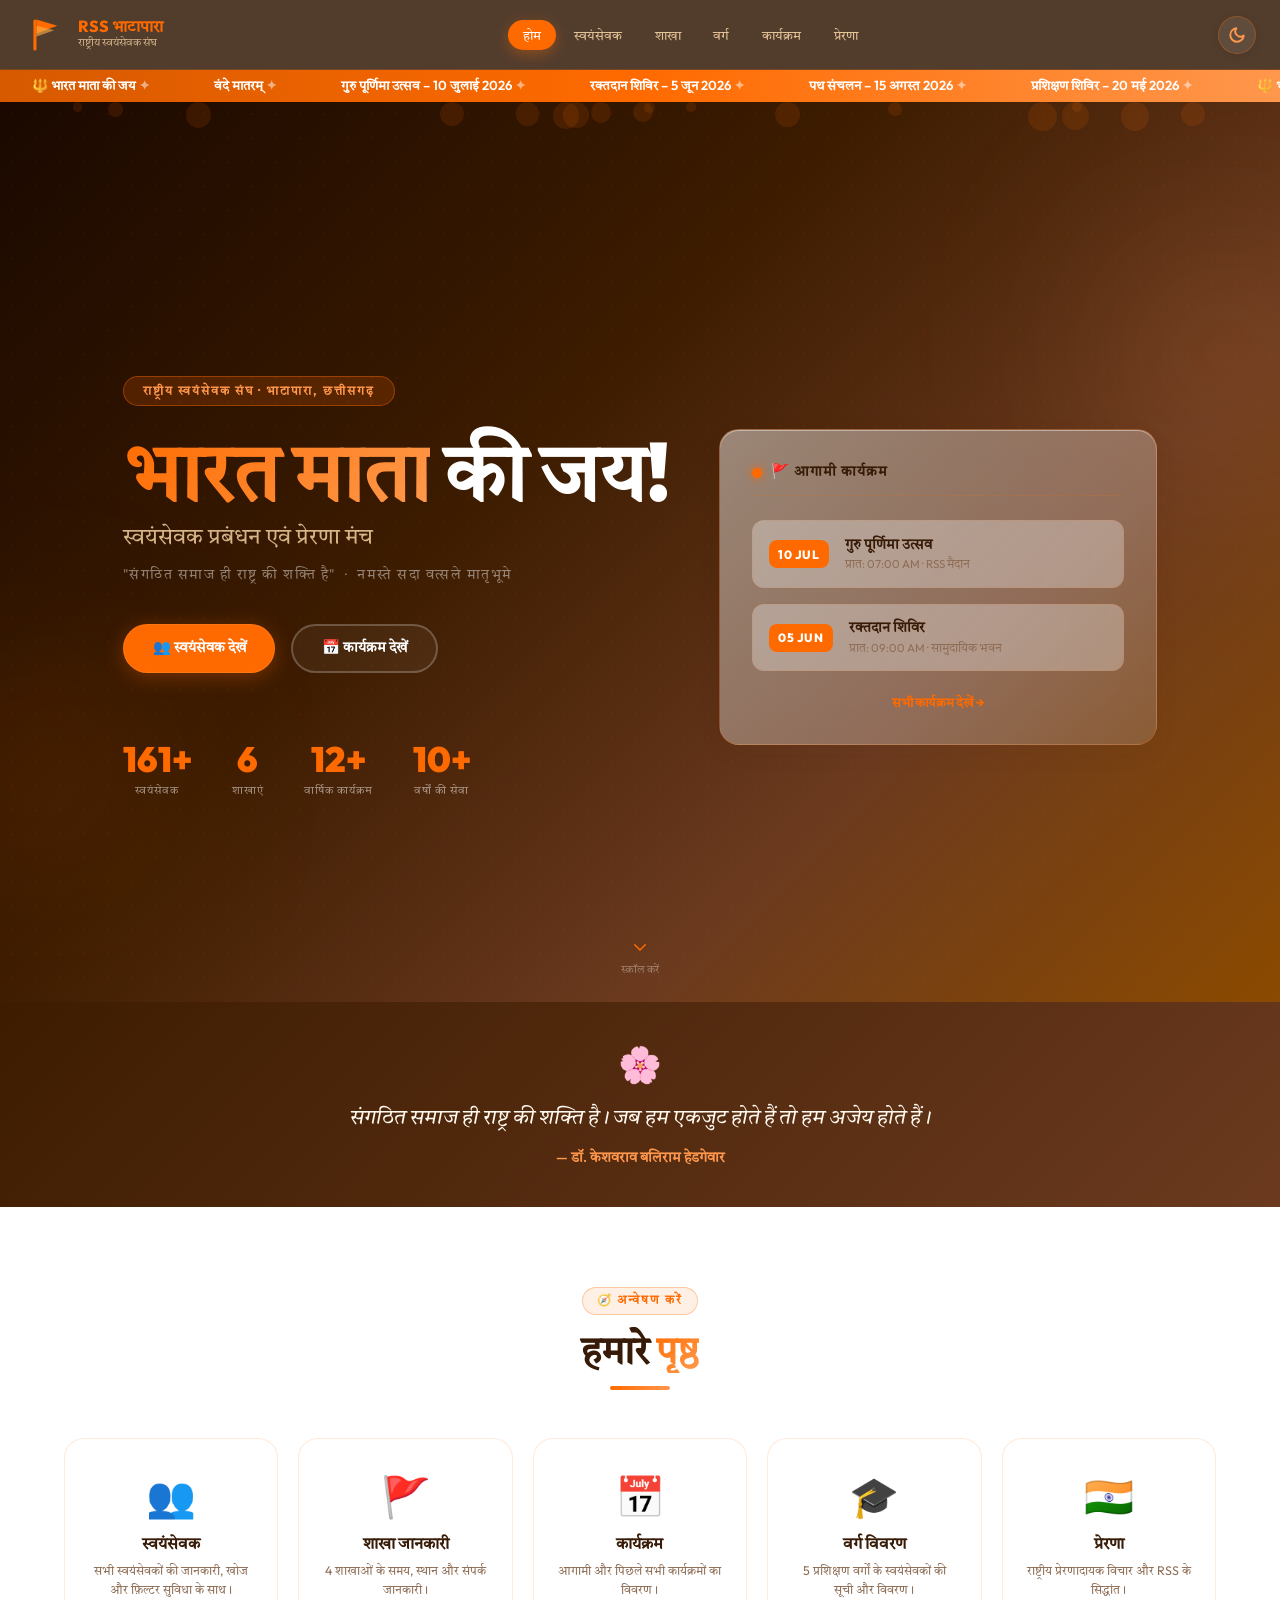
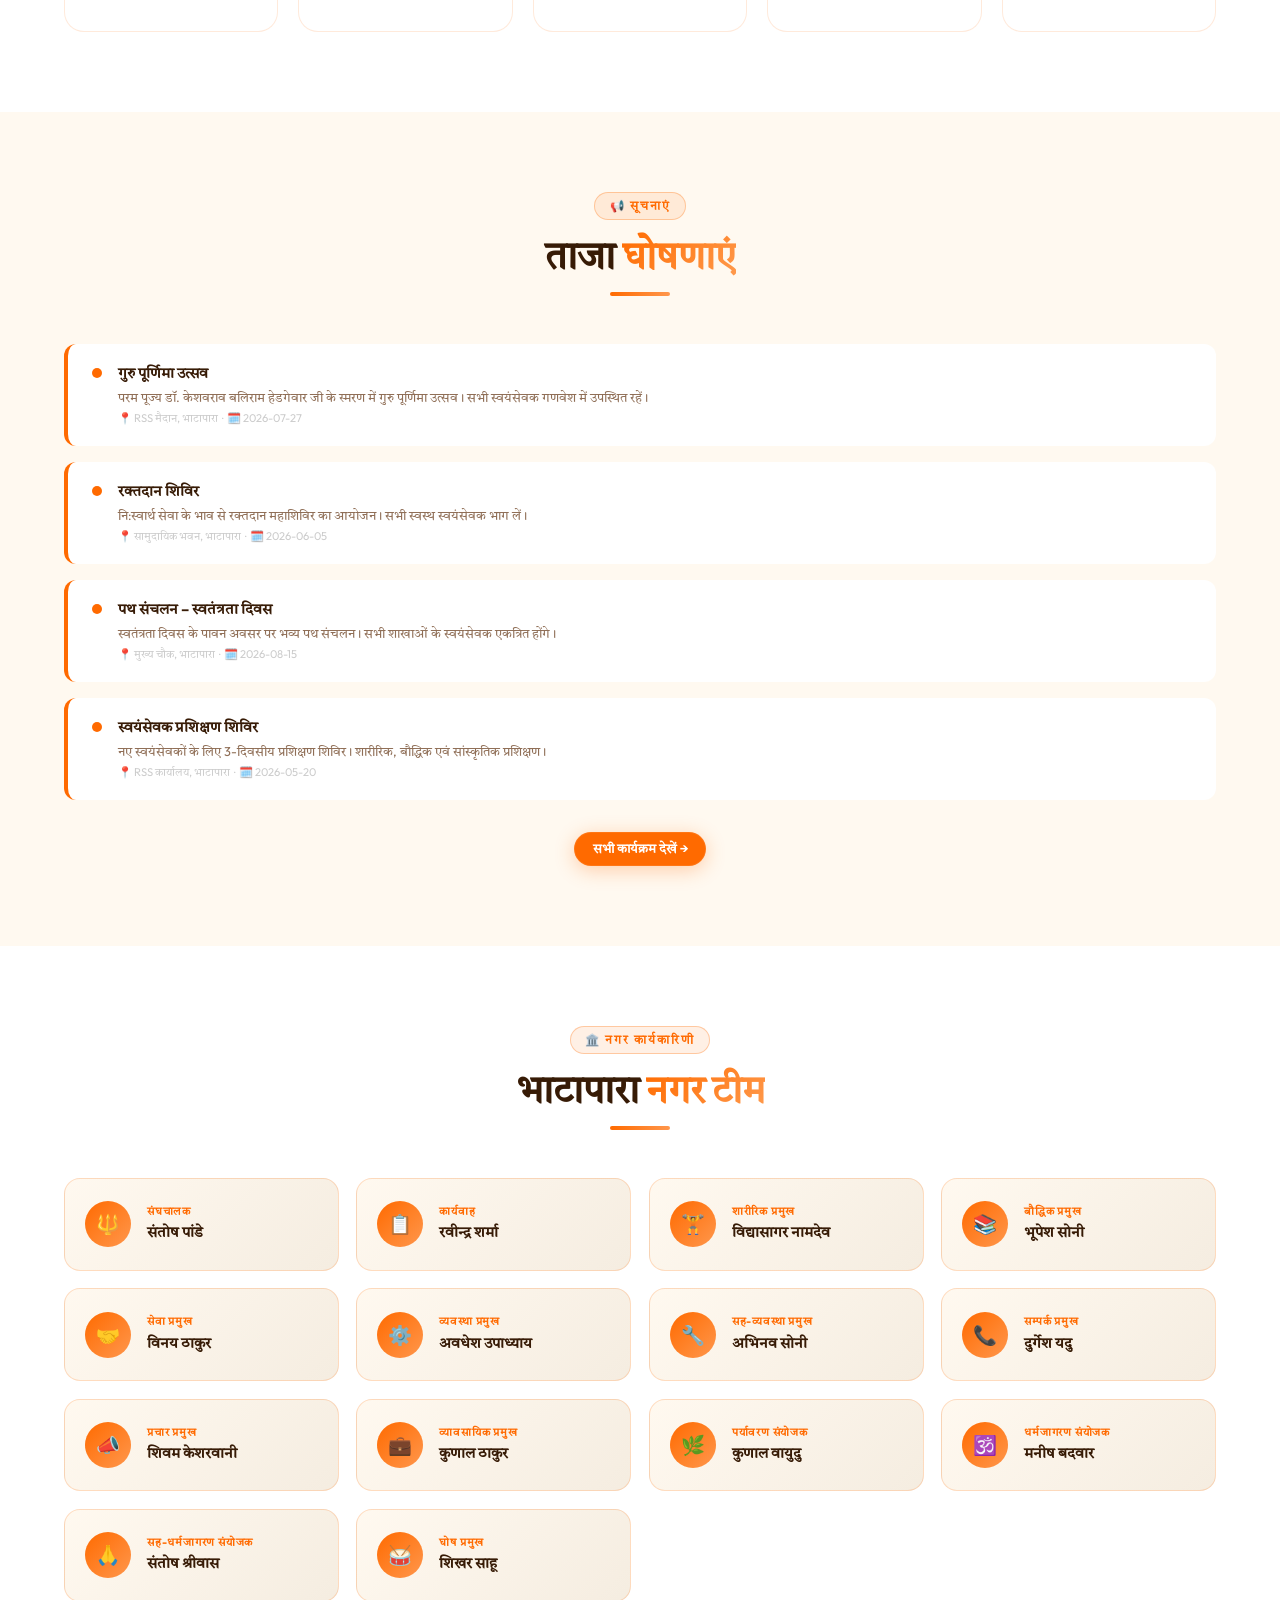
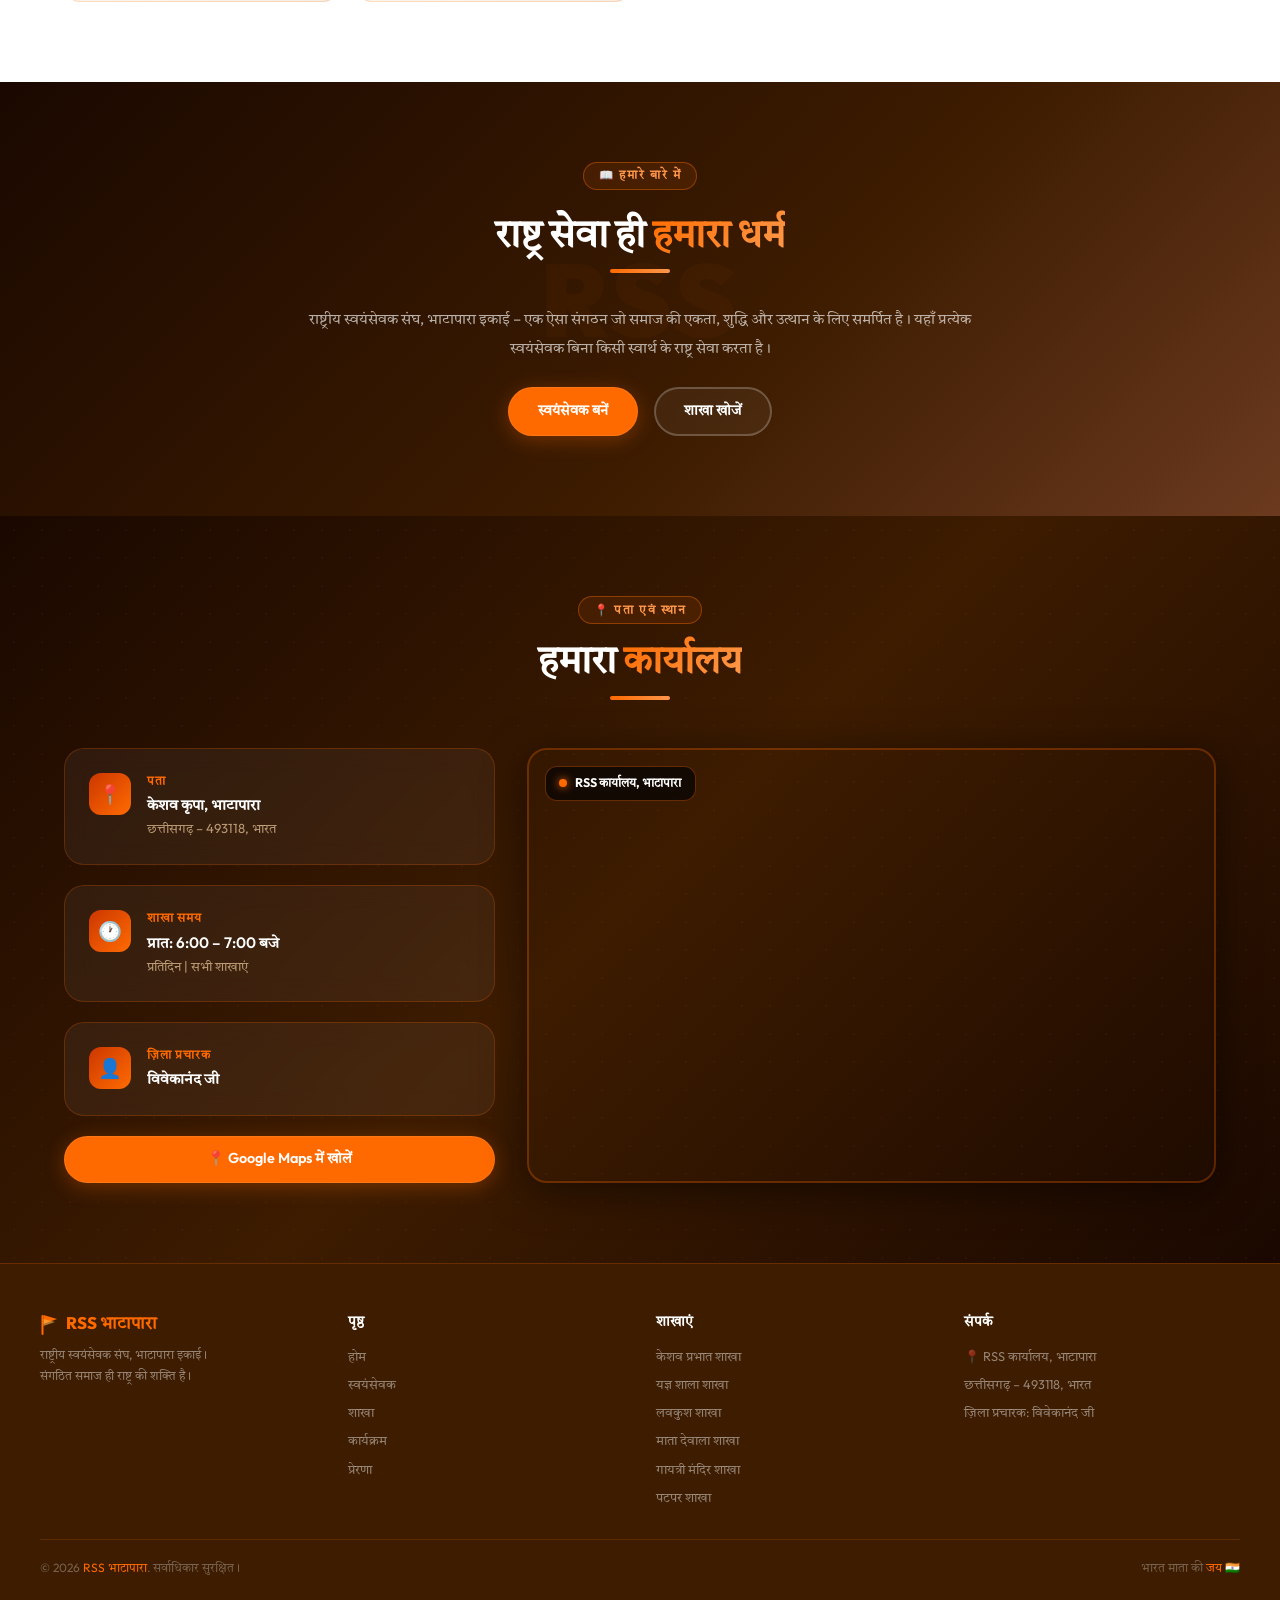
<file: index.html>
<!DOCTYPE html>
<html lang="hi">
<head>
  <meta charset="UTF-8"/>
  <meta name="viewport" content="width=device-width,initial-scale=1.0"/>
  <title>RSS भाटापारा – होम | राष्ट्रीय स्वयंसेवक संघ</title>
  <meta name="description" content="राष्ट्रीय स्वयंसेवक संघ भाटापारा का आधिकारिक पोर्टल। स्वयंसेवक प्रबंधन, शाखा विवरण, कार्यक्रम और प्रेरणा।"/>
  <link rel="manifest" href="manifest.json"/>
  <meta name="apple-mobile-web-app-capable" content="yes"/>
  <meta name="apple-mobile-web-app-status-bar-style" content="default"/>
  <meta name="apple-mobile-web-app-title" content="RSS भाटापारा"/>
  <link rel="apple-touch-icon" href="images/icon-192.png"/>
  <meta name="theme-color" content="#FF6B00"/>
  <link rel="stylesheet" href="css/style.css"/>
</head>
<body>

<!-- NAVBAR -->
<nav id="navbar">
  <div class="nav-inner">
    <a href="index.html" class="nav-brand">
      <div class="nav-emblem" style="background:transparent;padding:0;font-size:0;"><svg viewBox="0 0 36 44" width="28" height="34" xmlns="http://www.w3.org/2000/svg"><rect x="3" y="2" width="4" height="40" rx="2" fill="#FF6B00"/><polygon points="7,2 34,10 7,20" fill="#FF6B00"/><polygon points="7,10 30,16 7,24" fill="#FFB347" opacity="0.6"/></svg></div>
      <div class="nav-brand-text"><h1>RSS भाटापारा</h1><p>राष्ट्रीय स्वयंसेवक संघ</p></div>
    </a>
    <ul class="nav-links" id="nav-links">
      <li><a href="index.html"      class="nav-link">होम</a></li>
      <li><a href="volunteers.html" class="nav-link">स्वयंसेवक</a></li>
      <li><a href="shakha.html"     class="nav-link">शाखा</a></li>
      <li><a href="varg.html"       class="nav-link">वर्ग</a></li>
      <li><a href="events.html"     class="nav-link">कार्यक्रम</a></li>
      <li><a href="prerna.html"     class="nav-link">प्रेरणा</a></li>
    </ul>
    <button class="hamburger" id="hamburger" aria-label="मेनू" aria-expanded="false">
      <span></span><span></span><span></span>
    </button>
  </div>
</nav>

<!-- TICKER -->
<div class="ticker" style="margin-top:70px;">
  <div class="ticker-track">
    <span>🔱 भारत माता की जय</span><span>वंदे मातरम्</span>
    <span>गुरु पूर्णिमा उत्सव – 10 जुलाई 2026</span>
    <span>रक्तदान शिविर – 5 जून 2026</span>
    <span>पथ संचलन – 15 अगस्त 2026</span>
    <span>प्रशिक्षण शिविर – 20 मई 2026</span>
    <span>🔱 भारत माता की जय</span><span>वंदे मातरम्</span>
    <span>गुरु पूर्णिमा उत्सव – 10 जुलाई 2026</span>
    <span>रक्तदान शिविर – 5 जून 2026</span>
    <span>पथ संचलन – 15 अगस्त 2026</span>
    <span>प्रशिक्षण शिविर – 20 मई 2026</span>
  </div>
</div>

<!-- HERO -->
<section id="main-hero">
  <div class="hero-particles" id="hero-particles"></div>
  <div class="container">
    <div class="hero-grid-split">
      
      <!-- Left Column: Content -->
      <div class="hero-content">
        <div class="hero-badge">राष्ट्रीय स्वयंसेवक संघ · भाटापारा, छत्तीसगढ़</div>
        <h2 class="hero-title"><span class="hl">भारत माता</span> की जय!</h2>
        <p class="hero-sub">स्वयंसेवक प्रबंधन एवं प्रेरणा मंच</p>
        <p class="hero-slogan">"संगठित समाज ही राष्ट्र की शक्ति है" &nbsp;·&nbsp; नमस्ते सदा वत्सले मातृभूमे</p>
        <div class="hero-cta">
          <a href="volunteers.html" class="btn btn-primary">👥 स्वयंसेवक देखें</a>
          <a href="events.html"     class="btn btn-outline">📅 कार्यक्रम देखें</a>
        </div>
        <div class="hero-stats">
          <div class="stat"><div class="stat-num" data-count="161" data-suffix="+">0+</div><div class="stat-label">स्वयंसेवक</div></div>
          <div class="stat"><div class="stat-num" data-count="6">0</div><div class="stat-label">शाखाएं</div></div>
          <div class="stat"><div class="stat-num" data-count="12" data-suffix="+">0+</div><div class="stat-label">वार्षिक कार्यक्रम</div></div>
          <div class="stat"><div class="stat-num" data-count="10" data-suffix="+">0+</div><div class="stat-label">वर्षों की सेवा</div></div>
        </div>
      </div>
      
      <!-- Right Column: Glass Preview Widget -->
      <div class="hero-widget reveal">
        <div class="widget-header">
          <span class="widget-dot"></span>
          <span class="widget-title">🚩 आगामी कार्यक्रम</span>
        </div>
        <div class="widget-event">
          <div class="w-date">10 JUL</div>
          <div class="w-info">
            <h4>गुरु पूर्णिमा उत्सव</h4>
            <p>प्रात: 07:00 AM · RSS मैदान</p>
          </div>
        </div>
        <div class="widget-event">
          <div class="w-date">05 JUN</div>
          <div class="w-info">
            <h4>रक्तदान शिविर</h4>
            <p>प्रात: 09:00 AM · सामुदायिक भवन</p>
          </div>
        </div>
        <div class="widget-footer">
          <a href="events.html" class="widget-link">सभी कार्यक्रम देखें →</a>
        </div>
      </div>
      
    </div>
  </div>
  <div class="scroll-ind">
    <svg fill="none" viewBox="0 0 24 24" stroke-width="2"><path stroke-linecap="round" stroke-linejoin="round" d="M19 9l-7 7-7-7"/></svg>
    <span>स्क्रॉल करें</span>
  </div>
</section>

<!-- SUVICHAR -->
<div class="suvichar-bar">
  <div class="suvichar-icon">🌸</div>
  <p class="suvichar-text" id="suvichar-text">लोड हो रहा है…</p>
  <div class="suvichar-author" id="suvichar-author"></div>
</div>

<!-- QUICK NAV -->
<section class="page-section" style="background:var(--white);">
  <div class="container">
    <div class="section-header reveal">
      <div class="section-tag">🧭 अन्वेषण करें</div>
      <h2 class="section-title">हमारे <span>पृष्ठ</span></h2>
      <div class="section-div"></div>
    </div>
    <div class="qnav-grid">
      <a href="volunteers.html" class="qnav-card reveal">
        <div class="qnav-icon">👥</div>
        <div class="qnav-title">स्वयंसेवक</div>
        <div class="qnav-desc">सभी स्वयंसेवकों की जानकारी, खोज और फ़िल्टर सुविधा के साथ।</div>
      </a>
      <a href="shakha.html" class="qnav-card reveal">
        <div class="qnav-icon">🚩</div>
        <div class="qnav-title">शाखा जानकारी</div>
        <div class="qnav-desc">4 शाखाओं के समय, स्थान और संपर्क जानकारी।</div>
      </a>
      <a href="events.html" class="qnav-card reveal">
        <div class="qnav-icon">📅</div>
        <div class="qnav-title">कार्यक्रम</div>
        <div class="qnav-desc">आगामी और पिछले सभी कार्यक्रमों का विवरण।</div>
      </a>
      <a href="varg.html" class="qnav-card reveal">
        <div class="qnav-icon">🎓</div>
        <div class="qnav-title">वर्ग विवरण</div>
        <div class="qnav-desc">5 प्रशिक्षण वर्गों के स्वयंसेवकों की सूची और विवरण।</div>
      </a>
      <a href="prerna.html" class="qnav-card reveal">
        <div class="qnav-icon">🇮🇳</div>
        <div class="qnav-title">प्रेरणा</div>
        <div class="qnav-desc">राष्ट्रीय प्रेरणादायक विचार और RSS के सिद्धांत।</div>
      </a>
    </div>
  </div>
</section>

<!-- ANNOUNCEMENTS -->
<section class="page-section" style="background:var(--cream);">
  <div class="container">
    <div class="section-header reveal">
      <div class="section-tag">📢 सूचनाएं</div>
      <h2 class="section-title">ताजा <span>घोषणाएं</span></h2>
      <div class="section-div"></div>
    </div>
    <div style="display:flex;flex-direction:column;gap:1rem;" id="ann-list"></div>
    <div style="text-align:center;margin-top:2rem;">
      <a href="events.html" class="btn btn-primary btn-sm">सभी कार्यक्रम देखें →</a>
    </div>
  </div>
</section>

<!-- NAGAR KARYAKARINI -->
<section class="page-section" style="background:var(--white);">
  <div class="container">
    <div class="section-header reveal">
      <div class="section-tag">🏛️ नगर कार्यकारिणी</div>
      <h2 class="section-title">भाटापारा <span>नगर टीम</span></h2>
      <div class="section-div"></div>
    </div>
    <div style="display:grid;grid-template-columns:repeat(auto-fit,minmax(220px,1fr));gap:1.1rem;">

      <div class="team-card reveal">
        <div class="team-card-icon">🔱</div>
        <div class="team-card-info">
          <div class="team-card-role">संघचालक</div>
          <div class="team-card-name">संतोष पांडे</div>
        </div>
      </div>

      <div class="team-card reveal">
        <div class="team-card-icon">📋</div>
        <div class="team-card-info">
          <div class="team-card-role">कार्यवाह</div>
          <div class="team-card-name">रवीन्द्र शर्मा</div>
        </div>
      </div>

      <div class="team-card reveal">
        <div class="team-card-icon">🏋️</div>
        <div class="team-card-info">
          <div class="team-card-role">शारीरिक प्रमुख</div>
          <div class="team-card-name">विद्यासागर नामदेव</div>
        </div>
      </div>

      <div class="team-card reveal">
        <div class="team-card-icon">📚</div>
        <div class="team-card-info">
          <div class="team-card-role">बौद्धिक प्रमुख</div>
          <div class="team-card-name">भूपेश सोनी</div>
        </div>
      </div>

      <div class="team-card reveal">
        <div class="team-card-icon">🤝</div>
        <div class="team-card-info">
          <div class="team-card-role">सेवा प्रमुख</div>
          <div class="team-card-name">विनय ठाकुर</div>
        </div>
      </div>

      <div class="team-card reveal">
        <div class="team-card-icon">⚙️</div>
        <div class="team-card-info">
          <div class="team-card-role">व्यवस्था प्रमुख</div>
          <div class="team-card-name">अवधेश उपाध्याय</div>
        </div>
      </div>

      <div class="team-card reveal">
        <div class="team-card-icon">🔧</div>
        <div class="team-card-info">
          <div class="team-card-role">सह-व्यवस्था प्रमुख</div>
          <div class="team-card-name">अभिनव सोनी</div>
        </div>
      </div>

      <div class="team-card reveal">
        <div class="team-card-icon">📞</div>
        <div class="team-card-info">
          <div class="team-card-role">सम्पर्क प्रमुख</div>
          <div class="team-card-name">दुर्गेश यदु</div>
        </div>
      </div>

      <div class="team-card reveal">
        <div class="team-card-icon">📣</div>
        <div class="team-card-info">
          <div class="team-card-role">प्रचार प्रमुख</div>
          <div class="team-card-name">शिवम केशरवानी</div>
        </div>
      </div>

      <div class="team-card reveal">
        <div class="team-card-icon">💼</div>
        <div class="team-card-info">
          <div class="team-card-role">व्यावसायिक प्रमुख</div>
          <div class="team-card-name">कुणाल ठाकुर</div>
        </div>
      </div>

      <div class="team-card reveal">
        <div class="team-card-icon">🌿</div>
        <div class="team-card-info">
          <div class="team-card-role">पर्यावरण संयोजक</div>
          <div class="team-card-name">कुणाल वायुदु</div>
        </div>
      </div>

      <div class="team-card reveal">
        <div class="team-card-icon">🕉️</div>
        <div class="team-card-info">
          <div class="team-card-role">धर्मजागरण संयोजक</div>
          <div class="team-card-name">मनीष बदवार</div>
        </div>
      </div>

      <div class="team-card reveal">
        <div class="team-card-icon">🙏</div>
        <div class="team-card-info">
          <div class="team-card-role">सह-धर्मजागरण संयोजक</div>
          <div class="team-card-name">संतोष श्रीवास</div>
        </div>
      </div>

      <div class="team-card reveal">
        <div class="team-card-icon">🥁</div>
        <div class="team-card-info">
          <div class="team-card-role">घोष प्रमुख</div>
          <div class="team-card-name">शिखर साहू</div>
        </div>
      </div>

    </div>
  </div>
</section>

<!-- ABOUT STRIP -->
<section class="page-section dark-section">
  <div class="dark-watermark">RSS</div>
  <div class="container" style="text-align:center;position:relative;z-index:2;">
    <div class="section-tag" style="border-color:rgba(255,107,0,0.4);color:var(--bhagwa-light);">📖 हमारे बारे में</div>
    <h2 class="section-title reveal" style="margin-top:0.5rem;">राष्ट्र सेवा ही <span>हमारा धर्म</span></h2>
    <div class="section-div" style="margin-bottom:2rem;"></div>
    <p class="reveal" style="color:rgba(255,255,255,0.65);max-width:680px;margin:0 auto 1.5rem;line-height:1.9;font-size:0.95rem;">
      राष्ट्रीय स्वयंसेवक संघ, भाटापारा इकाई – एक ऐसा संगठन जो समाज की एकता, शुद्धि और उत्थान के लिए समर्पित है।
      यहाँ प्रत्येक स्वयंसेवक बिना किसी स्वार्थ के राष्ट्र सेवा करता है।
    </p>
    <div class="reveal" style="display:flex;gap:1rem;justify-content:center;flex-wrap:wrap;">
      <a href="volunteers.html" class="btn btn-primary">स्वयंसेवक बनें</a>
      <a href="shakha.html" class="btn btn-outline">शाखा खोजें</a>
    </div>
  </div>
</section>

<!-- LOCATION SECTION -->
<section class="page-section" style="background:linear-gradient(135deg,#1a0800 0%,#3D1C00 50%,#1a0800 100%); position:relative; overflow:hidden; padding:5rem 1.5rem;">
  <!-- decorative dot grid -->
  <div style="position:absolute;inset:0;background-image:radial-gradient(rgba(255,107,0,0.12) 1px,transparent 1px);background-size:28px 28px;opacity:0.4;pointer-events:none;"></div>
  <div class="container" style="position:relative;z-index:2;">
    <div class="section-header reveal">
      <span class="section-tag" style="border-color:rgba(255,107,0,0.4);color:var(--bhagwa-light);">📍 पता एवं स्थान</span>
      <h2 class="section-title" style="color:#fff;">हमारा <span>कार्यालय</span></h2>
      <div class="section-div"></div>
    </div>
    <div style="display:grid; grid-template-columns:1fr 1.6fr; gap:2rem; align-items:stretch;" class="loc-grid">

      <!-- Info Cards -->
      <div style="display:flex; flex-direction:column; gap:1.25rem;">
        <div class="reveal" style="background:rgba(255,255,255,0.05); backdrop-filter:blur(12px); border:1px solid rgba(255,107,0,0.22); border-radius:20px; padding:1.5rem; display:flex; gap:1rem; align-items:flex-start;">
          <div style="width:42px;height:42px;border-radius:12px;background:linear-gradient(135deg,#cc3700,#FF6B00);display:flex;align-items:center;justify-content:center;font-size:1.2rem;flex-shrink:0;">📍</div>
          <div>
            <div style="font-size:0.72rem;font-weight:700;text-transform:uppercase;letter-spacing:1px;color:var(--bhagwa);margin-bottom:0.3rem;">पता</div>
            <div style="font-size:0.95rem;font-weight:600;color:#fff;line-height:1.5;">केशव कृपा, भाटापारा<br/><span style="color:rgba(255,220,170,0.65);font-size:0.82rem;font-weight:400;">छत्तीसगढ़ – 493118, भारत</span></div>
          </div>
        </div>
        <div class="reveal" style="background:rgba(255,255,255,0.05); backdrop-filter:blur(12px); border:1px solid rgba(255,107,0,0.22); border-radius:20px; padding:1.5rem; display:flex; gap:1rem; align-items:flex-start;">
          <div style="width:42px;height:42px;border-radius:12px;background:linear-gradient(135deg,#cc3700,#FF6B00);display:flex;align-items:center;justify-content:center;font-size:1.2rem;flex-shrink:0;">🕐</div>
          <div>
            <div style="font-size:0.72rem;font-weight:700;text-transform:uppercase;letter-spacing:1px;color:var(--bhagwa);margin-bottom:0.3rem;">शाखा समय</div>
            <div style="font-size:0.95rem;font-weight:600;color:#fff;line-height:1.5;">प्रात: 6:00 – 7:00 बजे<br/><span style="color:rgba(255,220,170,0.65);font-size:0.82rem;font-weight:400;">प्रतिदिन | सभी शाखाएं</span></div>
          </div>
        </div>
        <div class="reveal" style="background:rgba(255,255,255,0.05); backdrop-filter:blur(12px); border:1px solid rgba(255,107,0,0.22); border-radius:20px; padding:1.5rem; display:flex; gap:1rem; align-items:flex-start;">
          <div style="width:42px;height:42px;border-radius:12px;background:linear-gradient(135deg,#cc3700,#FF6B00);display:flex;align-items:center;justify-content:center;font-size:1.2rem;flex-shrink:0;">👤</div>
          <div>
            <div style="font-size:0.72rem;font-weight:700;text-transform:uppercase;letter-spacing:1px;color:var(--bhagwa);margin-bottom:0.3rem;">ज़िला प्रचारक</div>
            <div style="font-size:0.95rem;font-weight:600;color:#fff;">विवेकानंद जी</div>
          </div>
        </div>
        <a href="https://www.google.com/maps/place/%E0%A4%95%E0%A5%87%E0%A4%B6%E0%A4%B5+%E0%A4%95%E0%A5%83%E0%A4%AA%E0%A4%BE+%E0%A4%AD%E0%A4%BE%E0%A4%9F%E0%A4%BE%E0%A4%AA%E0%A4%BE%E0%A4%B0%E0%A4%BE/@21.735163,81.9359074,17.75z/data=!4m6!3m5!1s0x3a28610000624321:0xa7c2bec131903da0!8m2!3d21.7349005!4d81.9364187!16s%2Fg%2F11mcstygxx" target="_blank" rel="noopener" class="btn btn-primary reveal" style="text-align:center;justify-content:center;">📍 Google Maps में खोलें</a>
      </div>

      <!-- Map Embed -->
      <div class="reveal" style="border-radius:20px;overflow:hidden;border:2px solid rgba(255,107,0,0.28);box-shadow:0 8px 40px rgba(0,0,0,0.5);min-height:360px;position:relative;">
        <iframe
          src="https://www.google.com/maps/embed?pb=!1m18!1m12!1m3!1d1850.8428037673567!2d81.9359074!3d21.735163!2m3!1f0!2f0!3f0!3m2!1i1024!2i768!4f13.1!3m3!1m2!1s0x3a28610000624321%3A0xa7c2bec131903da0!2z4KSV4KWH4KS24KS-4KSV4KS-!5e0!3m2!1shi!2sin!4v1717222222222"
          width="100%" height="100%"
          style="border:0; display:block; min-height:360px; filter:saturate(0.7) contrast(1.1);"
          allowfullscreen="" loading="lazy"
          referrerpolicy="no-referrer-when-downgrade"
          title="RSS कार्यालय भाटापारा स्थान">
        </iframe>
        <!-- Orange overlay badge -->
        <div style="position:absolute;top:1rem;left:1rem;background:rgba(13,8,4,0.85);backdrop-filter:blur(8px);border:1px solid rgba(255,107,0,0.35);border-radius:12px;padding:0.5rem 0.85rem;display:flex;align-items:center;gap:0.5rem;">
          <span style="width:8px;height:8px;border-radius:50%;background:var(--bhagwa);box-shadow:0 0 8px var(--bhagwa);display:inline-block;"></span>
          <span style="font-size:0.78rem;font-weight:700;color:#fff;">RSS कार्यालय, भाटापारा</span>
        </div>
      </div>

    </div>
  </div>
  <style>
    @media(max-width:768px){
      .loc-grid { grid-template-columns:1fr !important; }
    }
  </style>
</section>

<!-- FOOTER -->
<footer>
  <div class="footer-grid">
    <div class="footer-brand">
      <h3><svg viewBox="0 0 36 44" width="18" height="22" style="vertical-align:middle;margin-right:5px" xmlns="http://www.w3.org/2000/svg"><rect x="3" y="2" width="4" height="40" rx="2" fill="#FF6B00"/><polygon points="7,2 34,10 7,20" fill="#FF6B00"/><polygon points="7,10 30,16 7,24" fill="#FFB347" opacity="0.6"/></svg> RSS भाटापारा</h3>
      <p>राष्ट्रीय स्वयंसेवक संघ, भाटापारा इकाई।<br/>संगठित समाज ही राष्ट्र की शक्ति है।</p>
    </div>
    <div class="footer-col"><h4>पृष्ठ</h4><ul>
      <li><a href="index.html">होम</a></li>
      <li><a href="volunteers.html">स्वयंसेवक</a></li>
      <li><a href="shakha.html">शाखा</a></li>
      <li><a href="events.html">कार्यक्रम</a></li>
      <li><a href="prerna.html">प्रेरणा</a></li>
    </ul></div>
    <div class="footer-col"><h4>शाखाएं</h4><ul>
      <li><a href="shakha.html">केशव प्रभात शाखा</a></li>
      <li><a href="shakha.html">यज्ञ शाला शाखा</a></li>
      <li><a href="shakha.html">लवकुश शाखा</a></li>
      <li><a href="shakha.html">माता देवाला शाखा</a></li>
      <li><a href="shakha.html">गायत्री मंदिर शाखा</a></li>
      <li><a href="shakha.html">पटपर शाखा</a></li>
    </ul></div>
    <div class="footer-col"><h4>संपर्क</h4><ul>
      <li><a href="https://www.google.com/maps/place/%E0%A4%95%E0%A5%87%E0%A4%B6%E0%A4%B5+%E0%A4%95%E0%A5%83%E0%A4%AA%E0%A4%BE+%E0%A4%AD%E0%A4%BE%E0%A4%9F%E0%A4%BE%E0%A4%AA%E0%A4%BE%E0%A4%B0%E0%A4%BE/@21.735163,81.9359074,17.75z" target="_blank" rel="noopener">📍 RSS कार्यालय, भाटापारा</a></li>
      <li><a href="#">छत्तीसगढ़ – 493118, भारत</a></li>
      <li><a href="#">ज़िला प्रचारक: विवेकानंद जी</a></li>
    </ul></div>
  </div>
  <div class="footer-bottom">
    <p>&copy; 2026 <span>RSS भाटापारा</span>. सर्वाधिकार सुरक्षित।</p>
    <p>भारत माता की <span>जय 🇮🇳</span></p>
  </div>
</footer>
<button id="btt" aria-label="ऊपर जाएं">
  <svg fill="none" viewBox="0 0 24 24" stroke-width="2.5"><path stroke-linecap="round" stroke-linejoin="round" d="M5 15l7-7 7 7"/></svg>
</button>

<script src="js/shared.js"></script>
<script src="js/data-loader.js"></script>
<script>
  initParticles();
  const suvichars = [
    { text:'संगठित समाज ही राष्ट्र की शक्ति है। जब हम एकजुट होते हैं तो हम अजेय होते हैं।', author:'— डॉ. केशवराव बलिराम हेडगेवार' },
    { text:'राष्ट्र को जीवंत रखने के लिए, उसके हर नागरिक को समर्पित और कर्तव्यनिष्ठ होना चाहिए।', author:'— माधव सदाशिव गोलवलकर (गुरुजी)' },
    { text:'स्वयंसेवक वह है जो बिना किसी स्वार्थ के, निस्वार्थ भाव से मातृभूमि की सेवा में समर्पित है।', author:'— RSS परंपरा' },
    { text:'जब तक भारत माता की जय का नारा हमारे मन में है, तब तक हम अपराजेय हैं।', author:'— RSS प्रेरणा' },
    { text:'सेवा ही परम धर्म है। समाज की सेवा ईश्वर की सेवा है।', author:'— भारतीय संस्कृति' },
  ];
  const sv = suvichars[new Date().getDate() % suvichars.length];
  document.getElementById('suvichar-text').textContent = sv.text;
  document.getElementById('suvichar-author').textContent = sv.author;

  // Load site data dynamically to populate events widget
  loadSiteData().then(() => {
    const upcoming = (window.EVENTS_DATA || []).filter(e => e.status === 'upcoming').slice(0, 4);
    if (upcoming.length > 0) {
      document.getElementById('ann-list').innerHTML = upcoming.map(e => `
        <div class="ann-item reveal">
          <div class="ann-dot"></div>
          <div class="ann-content">
            <h4>${esc(e.title)}</h4><p>${esc(e.description)}</p>
            <div class="ann-date">📍 ${esc(e.location)} &nbsp;·&nbsp; 🗓️ ${esc(e.date)}</div>
          </div>
        </div>`).join('');
      observeReveal();
    } else {
      document.getElementById('ann-list').innerHTML = '<p style="color:#aaa;padding:1rem;">कोई आगामी कार्यक्रम नहीं है।</p>';
    }
  });

  const heroIO = new IntersectionObserver(e => { if(e[0].isIntersecting){animateCounters();heroIO.disconnect();} });
  heroIO.observe(document.getElementById('main-hero'));
  observeReveal();
</script>
</body>
</html>
</file>
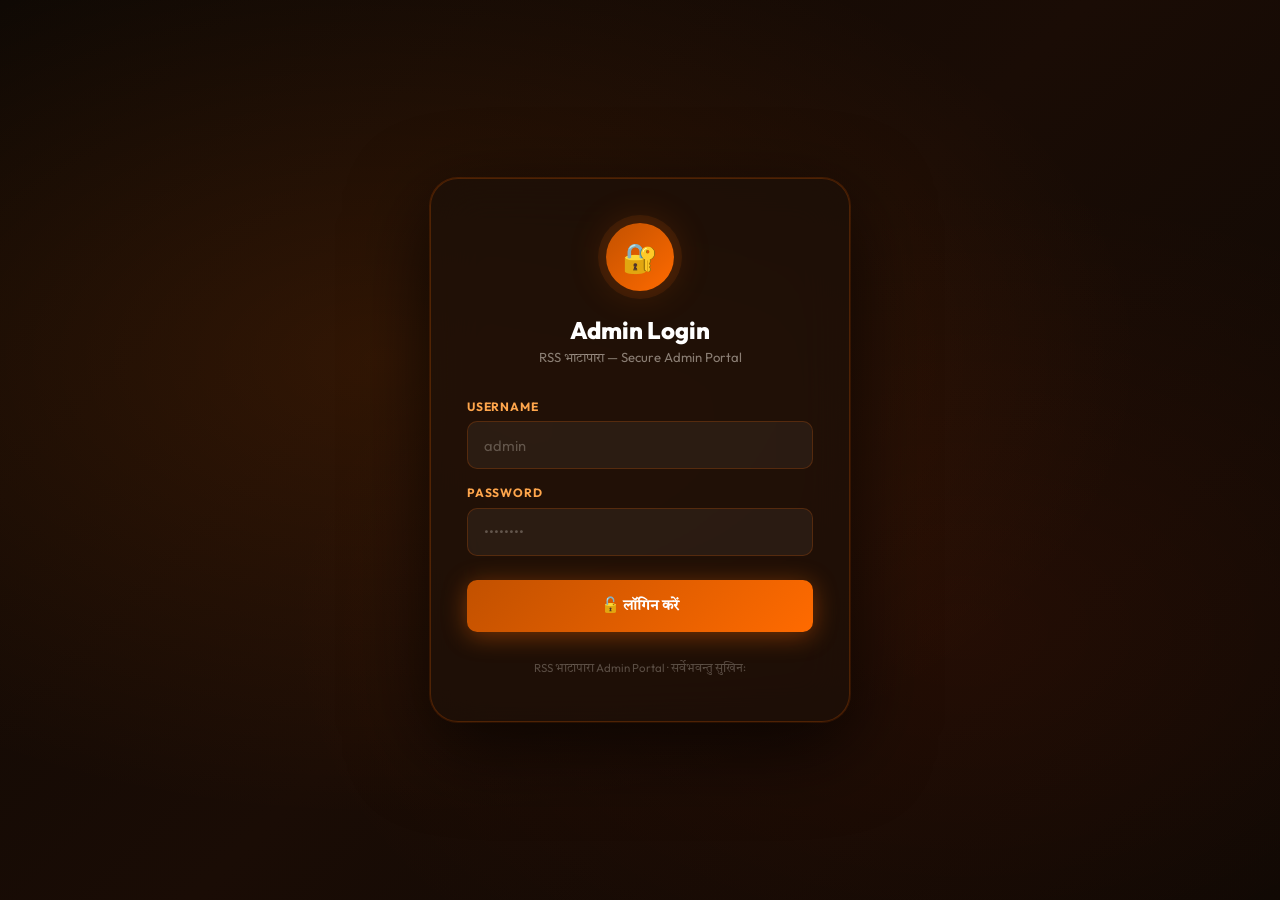
<file: admin.html>
<!DOCTYPE html>
<html lang="hi">
<head>
  <meta charset="UTF-8"/>
  <meta name="viewport" content="width=device-width,initial-scale=1.0"/>
  <title>Admin Dashboard – RSS भाटापारा</title>
  <link rel="manifest" href="manifest.json"/>
  <meta name="apple-mobile-web-app-capable" content="yes"/>
  <meta name="apple-mobile-web-app-status-bar-style" content="default"/>
  <meta name="apple-mobile-web-app-title" content="RSS भाटापारा"/>
  <link rel="apple-touch-icon" href="images/icon-192.png"/>
  <meta name="theme-color" content="#FF6B00"/>
  <link rel="preconnect" href="https://fonts.googleapis.com"/>
  <link rel="preconnect" href="https://fonts.gstatic.com" crossorigin/>
  <link href="https://fonts.googleapis.com/css2?family=Outfit:wght@300;400;500;600;700;800;900&family=Tiro+Devanagari+Hindi&display=swap" rel="stylesheet"/>
  <style>
    :root {
      --bhagwa: hsl(25,100%,50%);
      --bhagwa-dark: hsl(25,100%,38%);
      --bhagwa-light: hsl(30,100%,65%);
      --bhagwa-glow: rgba(255,107,0,0.35);
      --bg-base: #0d0804;
      --bg-surface: #160e07;
      --bg-card: rgba(28,16,7,0.8);
      --bg-glass: rgba(255,255,255,0.04);
      --border: rgba(255,107,0,0.15);
      --border-hover: rgba(255,107,0,0.40);
      --text-primary: #f5ede3;
      --text-muted: rgba(245,237,227,0.50);
      --text-dim: rgba(245,237,227,0.28);
      --shadow-glow: 0 0 40px rgba(255,107,0,0.12);
      --shadow-card: 0 8px 32px rgba(0,0,0,0.45);
      --shadow-modal: 0 24px 80px rgba(0,0,0,0.7), 0 0 0 1px rgba(255,107,0,0.2);
      --radius: 18px;
      --radius-sm: 10px;
      --sidebar-w: 260px;
      --header-h: 64px;
      --green: #22c55e;
      --blue: #60a5fa;
      --purple: #a78bfa;
      --red: #f87171;
    }

    *, *::before, *::after { margin:0; padding:0; box-sizing:border-box; }
    html { font-size:16px; scroll-behavior:smooth; }
    body { font-family:'Outfit','Tiro Devanagari Hindi',sans-serif; background:var(--bg-base); color:var(--text-primary); overflow-x:hidden; min-height:100vh; }
    ::selection { background:var(--bhagwa); color:#fff; }
    ::-webkit-scrollbar { width:5px; }
    ::-webkit-scrollbar-track { background:var(--bg-base); }
    ::-webkit-scrollbar-thumb { background:rgba(255,107,0,0.4); border-radius:3px; }

    /* ═══════════════════════════════ LOGIN ═══════════════════════════════ */
    .login-screen {
      min-height:100vh; display:flex; align-items:center; justify-content:center;
      background:radial-gradient(ellipse at 30% 40%, rgba(255,107,0,0.12) 0%, transparent 60%),
                 radial-gradient(ellipse at 75% 70%, rgba(255,60,0,0.07) 0%, transparent 50%),
                 linear-gradient(135deg, #0d0804 0%, #1a0c05 50%, #0d0804 100%);
      padding:1.5rem; position:relative; overflow:hidden;
    }
    .login-particles { position:absolute; inset:0; pointer-events:none; }
    .lp { position:absolute; border-radius:50%; background:var(--bhagwa); animation:lp-float linear infinite; }
    @keyframes lp-float {
      0% { transform:translateY(110vh) scale(0); opacity:0; }
      8% { opacity:0.12; }
      92%{ opacity:0.04; }
      100%{ transform:translateY(-10vh) scale(1.5); opacity:0; }
    }
    .login-box {
      position:relative; z-index:2;
      background:rgba(28,16,7,0.72);
      backdrop-filter:blur(24px);
      border:1px solid rgba(255,107,0,0.22);
      border-radius:28px;
      padding:2.75rem 2.25rem;
      width:100%; max-width:420px;
      box-shadow:var(--shadow-modal);
      text-align:center;
      animation:lb-appear 0.7s cubic-bezier(0.16,1,0.3,1) both;
    }
    @keyframes lb-appear {
      from { opacity:0; transform:translateY(30px) scale(0.96); }
      to   { opacity:1; transform:translateY(0) scale(1); }
    }
    .login-emblem {
      width:68px; height:68px; border-radius:50%;
      background:linear-gradient(135deg,var(--bhagwa-dark),var(--bhagwa));
      display:flex; align-items:center; justify-content:center;
      font-size:1.8rem; margin:0 auto 1.5rem;
      box-shadow:0 0 0 8px rgba(255,107,0,0.1), 0 0 40px rgba(255,107,0,0.2);
      animation:pulse-ring 2.5s ease-in-out infinite;
    }
    @keyframes pulse-ring {
      0%,100% { box-shadow:0 0 0 8px rgba(255,107,0,0.1), 0 0 40px rgba(255,107,0,0.2); }
      50%      { box-shadow:0 0 0 14px rgba(255,107,0,0.05), 0 0 60px rgba(255,107,0,0.35); }
    }
    .login-box h2 { font-size:1.5rem; font-weight:800; color:#fff; margin-bottom:0.25rem; }
    .login-box .login-sub { font-size:0.82rem; color:var(--text-muted); margin-bottom:2rem; }
    .lf-group { text-align:left; margin-bottom:1rem; }
    .lf-group label { display:block; font-size:0.75rem; font-weight:700; color:var(--bhagwa-light); letter-spacing:0.8px; text-transform:uppercase; margin-bottom:0.45rem; }
    .lf-input {
      width:100%; padding:0.85rem 1rem;
      background:rgba(255,255,255,0.05);
      border:1.5px solid rgba(255,107,0,0.2);
      border-radius:var(--radius-sm);
      color:var(--text-primary);
      font-family:inherit; font-size:0.92rem;
      outline:none;
      transition:all 0.3s ease;
    }
    .lf-input:focus { border-color:var(--bhagwa); background:rgba(255,107,0,0.06); box-shadow:0 0 0 4px rgba(255,107,0,0.15); }
    .lf-input::placeholder { color:var(--text-dim); }
    .login-btn {
      width:100%; padding:0.95rem;
      background:linear-gradient(135deg,var(--bhagwa-dark),var(--bhagwa));
      color:#fff; border:none; border-radius:var(--radius-sm);
      font-family:inherit; font-size:0.95rem; font-weight:700;
      cursor:pointer; margin-top:0.5rem;
      box-shadow:0 4px 24px rgba(255,107,0,0.4);
      transition:all 0.3s cubic-bezier(0.4,0,0.2,1);
    }
    .login-btn:hover { transform:translateY(-2px); box-shadow:0 8px 32px rgba(255,107,0,0.55); }
    .login-btn:active { transform:translateY(0); }
    .login-err { color:#f87171; font-size:0.82rem; margin-top:0.75rem; display:none; }
    .login-footer { margin-top:1.75rem; font-size:0.72rem; color:var(--text-dim); }

    /* ═══════════════════════════════ DASHBOARD SHELL ═══════════════════════════════ */
    .dash { display:none; }
    .dash.active { display:flex; min-height:100vh; }

    /* ── SIDEBAR ── */
    .sidebar {
      width:var(--sidebar-w); flex-shrink:0;
      background:rgba(13,8,4,0.95);
      backdrop-filter:blur(20px);
      border-right:1px solid var(--border);
      display:flex; flex-direction:column;
      position:fixed; top:0; left:0; height:100vh;
      z-index:200;
      transition:transform 0.35s cubic-bezier(0.4,0,0.2,1);
    }
    .sb-brand {
      padding:1.5rem 1.25rem 1rem;
      border-bottom:1px solid var(--border);
      display:flex; align-items:center; gap:0.85rem;
    }
    .sb-emblem {
      width:40px; height:40px; border-radius:10px;
      background:linear-gradient(135deg,var(--bhagwa-dark),var(--bhagwa));
      display:flex; align-items:center; justify-content:center; font-size:1.1rem;
      box-shadow:0 4px 16px rgba(255,107,0,0.3); flex-shrink:0;
    }
    .sb-brand-text h1 { font-size:0.9rem; font-weight:800; color:#fff; }
    .sb-brand-text p { font-size:0.68rem; color:var(--text-muted); margin-top:1px; }
    .sb-nav { flex:1; padding:1.25rem 0.75rem; overflow-y:auto; }
    .sb-section-label { font-size:0.65rem; font-weight:700; text-transform:uppercase; letter-spacing:1.5px; color:var(--text-dim); padding:0 0.65rem; margin:0.75rem 0 0.4rem; }
    .sb-link {
      display:flex; align-items:center; gap:0.75rem;
      padding:0.65rem 0.85rem; border-radius:var(--radius-sm);
      color:var(--text-muted); font-size:0.85rem; font-weight:500;
      text-decoration:none; cursor:pointer;
      transition:all 0.2s ease; margin-bottom:0.15rem;
      border:none; background:none; width:100%; text-align:left;
    }
    .sb-link .sb-icon { font-size:1rem; width:20px; text-align:center; flex-shrink:0; }
    .sb-link:hover { background:rgba(255,107,0,0.08); color:var(--bhagwa-light); }
    .sb-link.active { background:rgba(255,107,0,0.14); color:var(--bhagwa); font-weight:700; border:1px solid rgba(255,107,0,0.2); }
    .sb-link.active .sb-icon { filter:drop-shadow(0 0 6px var(--bhagwa)); }
    .sb-footer {
      padding:1rem 0.75rem;
      border-top:1px solid var(--border);
    }
    .sb-user {
      display:flex; align-items:center; gap:0.75rem;
      padding:0.65rem 0.85rem; border-radius:var(--radius-sm);
      background:rgba(255,107,0,0.06); border:1px solid rgba(255,107,0,0.12);
    }
    .sb-user-avatar {
      width:34px; height:34px; border-radius:50%;
      background:linear-gradient(135deg,var(--bhagwa-dark),var(--bhagwa));
      display:flex; align-items:center; justify-content:center;
      font-size:0.9rem; font-weight:800; color:#fff; flex-shrink:0;
    }
    .sb-user-name { font-size:0.82rem; font-weight:700; color:var(--text-primary); }
    .sb-user-role { font-size:0.68rem; color:var(--bhagwa); }
    .sb-logout {
      width:100%; margin-top:0.6rem; padding:0.55rem;
      background:rgba(248,113,113,0.08); border:1px solid rgba(248,113,113,0.2);
      border-radius:var(--radius-sm); color:#f87171; font-family:inherit;
      font-size:0.8rem; font-weight:600; cursor:pointer;
      transition:all 0.2s ease;
    }
    .sb-logout:hover { background:rgba(248,113,113,0.18); }
    .sidebar-overlay { display:none; position:fixed; inset:0; background:rgba(0,0,0,0.6); z-index:199; }

    /* ── MAIN CONTENT ── */
    .dash-main {
      flex:1; margin-left:var(--sidebar-w);
      min-height:100vh;
      background:radial-gradient(ellipse at 80% 20%, rgba(255,107,0,0.06) 0%, transparent 50%);
    }

    /* ── TOPBAR ── */
    .topbar {
      height:var(--header-h);
      background:rgba(13,8,4,0.85); backdrop-filter:blur(16px);
      border-bottom:1px solid var(--border);
      display:flex; align-items:center; justify-content:space-between;
      padding:0 1.75rem; position:sticky; top:0; z-index:100;
    }
    .topbar-left { display:flex; align-items:center; gap:1rem; }
    .hamburger-btn {
      display:none; background:none; border:none; cursor:pointer;
      color:var(--text-muted); font-size:1.3rem; padding:0.25rem;
    }
    .topbar-title { font-size:1.05rem; font-weight:700; color:#fff; }
    .topbar-subtitle { font-size:0.72rem; color:var(--text-muted); margin-top:1px; }
    .topbar-right { display:flex; align-items:center; gap:0.75rem; }
    .topbar-btn {
      display:flex; align-items:center; gap:0.45rem;
      padding:0.5rem 1rem; border-radius:20px;
      border:1px solid var(--border); background:var(--bg-glass);
      color:var(--text-muted); font-family:inherit; font-size:0.78rem; font-weight:600;
      cursor:pointer; text-decoration:none;
      transition:all 0.2s ease;
    }
    .topbar-btn:hover { border-color:var(--border-hover); color:var(--bhagwa-light); background:rgba(255,107,0,0.08); }

    /* ── DASHBOARD BODY ── */
    .dash-body { padding:1.75rem; max-width:1320px; }

    /* ── STAT CARDS ── */
    .stat-row { display:grid; grid-template-columns:repeat(auto-fit,minmax(200px,1fr)); gap:1.25rem; margin-bottom:2rem; }
    .stat-card {
      background:var(--bg-card);
      border:1px solid var(--border);
      border-radius:var(--radius);
      padding:1.5rem;
      position:relative; overflow:hidden;
      transition:all 0.3s cubic-bezier(0.4,0,0.2,1);
      backdrop-filter:blur(8px);
    }
    .stat-card::before {
      content:''; position:absolute; top:0; right:0;
      width:80px; height:80px;
      border-radius:0 var(--radius) 0 80px;
      opacity:0.08;
    }
    .stat-card:hover { transform:translateY(-4px); border-color:var(--border-hover); box-shadow:var(--shadow-glow); }
    .stat-icon { font-size:1.5rem; margin-bottom:0.85rem; }
    .stat-num {
      font-size:2.2rem; font-weight:900; line-height:1;
      background:linear-gradient(135deg,#fff 0%,rgba(255,255,255,0.7) 100%);
      -webkit-background-clip:text; -webkit-text-fill-color:transparent;
    }
    .stat-label { font-size:0.75rem; color:var(--text-muted); margin-top:0.35rem; font-weight:600; text-transform:uppercase; letter-spacing:0.8px; }
    .stat-card.c-orange::before { background:var(--bhagwa); }
    .stat-card.c-green::before  { background:var(--green); }
    .stat-card.c-red::before    { background:var(--red); }
    .stat-card.c-blue::before   { background:var(--blue); }
    .stat-card.c-orange .stat-num { background:linear-gradient(135deg,var(--bhagwa),var(--bhagwa-light)); -webkit-background-clip:text; }
    .stat-card.c-green  .stat-num { background:linear-gradient(135deg,#4ade80,#22c55e); -webkit-background-clip:text; }
    .stat-card.c-red    .stat-num { background:linear-gradient(135deg,#fca5a5,#f87171); -webkit-background-clip:text; }
    .stat-card.c-blue   .stat-num { background:linear-gradient(135deg,#93c5fd,#60a5fa); -webkit-background-clip:text; }
    .stat-trend { font-size:0.72rem; margin-top:0.5rem; color:var(--green); font-weight:600; }

    /* ── CHART GRID ── */
    .chart-row { display:grid; grid-template-columns:1fr 1fr; gap:1.25rem; margin-bottom:2rem; }
    .chart-card {
      background:var(--bg-card); border:1px solid var(--border); border-radius:var(--radius); padding:1.5rem;
      backdrop-filter:blur(8px);
    }
    .chart-card h3 { font-size:0.88rem; font-weight:700; color:var(--text-primary); margin-bottom:1.25rem; display:flex; align-items:center; gap:0.5rem; }
    .bar-row { display:flex; align-items:center; gap:0.85rem; margin-bottom:0.75rem; }
    .bar-label { width:100px; font-size:0.75rem; color:var(--text-muted); text-align:right; flex-shrink:0; }
    .bar-track { flex:1; background:rgba(255,255,255,0.06); border-radius:6px; height:18px; overflow:hidden; }
    .bar-fill { height:100%; background:linear-gradient(90deg,var(--bhagwa-dark),var(--bhagwa)); border-radius:6px; transition:width 1.2s cubic-bezier(0.4,0,0.2,1); display:flex; align-items:center; justify-content:flex-end; padding-right:0.4rem; }
    .bar-fill span { font-size:0.68rem; font-weight:700; color:#fff; }

    /* ── TABLE CARD ── */
    .table-card {
      background:var(--bg-card); border:1px solid var(--border); border-radius:var(--radius);
      overflow:hidden; margin-bottom:2rem;
      backdrop-filter:blur(8px);
      transition:border-color 0.3s;
    }
    .table-card:hover { border-color:rgba(255,107,0,0.25); }
    .table-toolbar {
      display:flex; justify-content:space-between; align-items:center;
      padding:1.25rem 1.5rem; border-bottom:1px solid var(--border);
      flex-wrap:wrap; gap:0.75rem;
    }
    .tt-left { display:flex; align-items:center; gap:0.75rem; }
    .tt-badge {
      display:inline-flex; align-items:center; gap:0.4rem;
      padding:0.3rem 0.85rem; border-radius:20px;
      font-size:0.75rem; font-weight:700;
    }
    .tt-badge-orange { background:rgba(255,107,0,0.15); color:var(--bhagwa); border:1px solid rgba(255,107,0,0.2); }
    .tt-badge-green  { background:rgba(34,197,94,0.12);  color:var(--green);  border:1px solid rgba(34,197,94,0.2); }
    .tt-badge-blue   { background:rgba(96,165,250,0.12); color:var(--blue);   border:1px solid rgba(96,165,250,0.2); }
    .tt-badge-purple { background:rgba(167,139,250,0.12);color:var(--purple); border:1px solid rgba(167,139,250,0.2); }
    .tt-badge-red    { background:rgba(248,113,113,0.12); color:var(--red);   border:1px solid rgba(248,113,113,0.2); }
    .table-toolbar h3 { font-size:1rem; font-weight:800; color:#fff; }
    .tt-right { display:flex; gap:0.5rem; flex-wrap:wrap; align-items:center; }
    .tb-search {
      padding:0.5rem 0.85rem; border:1.5px solid rgba(255,107,0,0.18);
      border-radius:var(--radius-sm); font-family:inherit; font-size:0.8rem;
      color:var(--text-primary); background:rgba(255,255,255,0.05); outline:none;
      min-width:160px; transition:all 0.25s;
    }
    .tb-search:focus { border-color:var(--bhagwa); background:rgba(255,107,0,0.06); }
    .tb-search option { background:#1a0c05; }
    .tb-btn {
      padding:0.5rem 1.1rem; border-radius:20px;
      border:1.5px solid rgba(255,107,0,0.2); background:transparent;
      color:var(--text-muted); font-family:inherit; font-size:0.78rem; font-weight:600;
      cursor:pointer; transition:all 0.2s; white-space:nowrap;
    }
    .tb-btn:hover, .tb-btn.active { background:var(--bhagwa); color:#fff; border-color:var(--bhagwa); box-shadow:0 4px 14px rgba(255,107,0,0.35); }
    .tb-btn-primary { background:linear-gradient(135deg,var(--bhagwa-dark),var(--bhagwa)); color:#fff; border-color:transparent; box-shadow:0 4px 14px rgba(255,107,0,0.3); }
    .tb-btn-primary:hover { transform:translateY(-1px); box-shadow:0 6px 20px rgba(255,107,0,0.45); }
    table { width:100%; border-collapse:collapse; }
    thead tr { background:rgba(255,107,0,0.06); }
    th { padding:0.8rem 1rem; text-align:left; font-size:0.7rem; font-weight:700; color:var(--bhagwa); text-transform:uppercase; letter-spacing:0.8px; white-space:nowrap; border-bottom:1px solid var(--border); }
    td { padding:0.85rem 1rem; font-size:0.83rem; color:var(--text-primary); border-bottom:1px solid rgba(255,107,0,0.06); vertical-align:middle; }
    tr:last-child td { border-bottom:none; }
    tbody tr { transition:background 0.15s; }
    tbody tr:hover td { background:rgba(255,107,0,0.05); }
    td strong { color:#fff; font-weight:700; }

    /* ── BADGES ── */
    .blood-badge { display:inline-block; padding:0.18rem 0.65rem; border-radius:20px; font-size:0.72rem; font-weight:800; }
    .blood-A  { background:rgba(248,113,113,0.15); color:#fca5a5; }
    .blood-B  { background:rgba(96,165,250,0.15); color:#93c5fd; }
    .blood-AB { background:rgba(167,139,250,0.15); color:#c4b5fd; }
    .blood-O  { background:rgba(34,197,94,0.15); color:#86efac; }
    .status-badge { display:inline-flex; align-items:center; gap:0.3rem; padding:0.2rem 0.65rem; border-radius:20px; font-size:0.7rem; font-weight:700; }
    .badge-upcoming { background:rgba(34,197,94,0.12); color:var(--green); border:1px solid rgba(34,197,94,0.2); }
    .badge-completed{ background:rgba(255,255,255,0.07); color:var(--text-muted); }
    .badge-pending  { background:rgba(251,191,36,0.12); color:#fbbf24; border:1px solid rgba(251,191,36,0.2); }
    .type-chip { display:inline-block; padding:0.15rem 0.55rem; border-radius:8px; font-size:0.68rem; font-weight:700; background:rgba(255,107,0,0.12); color:var(--bhagwa); }

    /* ── ROW ACTIONS ── */
    .row-actions { display:flex; gap:0.35rem; }
    .ra-btn {
      padding:0.28rem 0.65rem; border-radius:8px; border:none;
      font-size:0.72rem; font-weight:700; cursor:pointer; transition:all 0.2s;
      white-space:nowrap;
    }
    .ra-btn:hover { transform:scale(1.06); opacity:0.9; }
    .ra-call   { background:rgba(34,197,94,0.15); color:#86efac; }
    .ra-wa     { background:rgba(96,165,250,0.15); color:#93c5fd; }
    .ra-pdf    { background:rgba(255,107,0,0.15); color:var(--bhagwa); }
    .ra-card   { background:rgba(255,215,0,0.15); color:#FFE259; }
    .ra-edit   { background:rgba(255,255,255,0.08); color:var(--text-primary); }
    .ra-delete { background:rgba(248,113,113,0.15); color:#fca5a5; }
    .ra-approve{ background:rgba(34,197,94,0.15); color:#86efac; font-size:0.72rem; }
    .ra-reject { background:rgba(248,113,113,0.15); color:#fca5a5; }

    /* ── VARG TABS ── */
    .varg-tabs { display:flex; gap:0.4rem; flex-wrap:wrap; padding:1rem 1.5rem; border-bottom:1px solid var(--border); }
    .vtab {
      padding:0.4rem 0.95rem; border-radius:20px;
      border:1.5px solid rgba(255,107,0,0.18); background:transparent;
      color:var(--text-muted); font-family:inherit; font-size:0.78rem; font-weight:600;
      cursor:pointer; transition:all 0.2s;
    }
    .vtab:hover { background:rgba(255,107,0,0.08); border-color:rgba(255,107,0,0.4); color:var(--bhagwa-light); }
    .vtab.active { background:rgba(255,107,0,0.15); border-color:rgba(255,107,0,0.4); color:var(--bhagwa); font-weight:700; }
    .varg-panel { display:none; }
    .varg-panel.active { display:block; }

    /* ── SECTION DIVIDER ── */
    .section-label {
      display:flex; align-items:center; gap:0.75rem;
      margin:2rem 0 1rem;
    }
    .section-label h2 { font-size:0.8rem; font-weight:700; text-transform:uppercase; letter-spacing:1.5px; color:var(--text-muted); }
    .section-label::before, .section-label::after { content:''; flex:1; height:1px; background:var(--border); }

    /* ═══════════════════════════════ MODALS ═══════════════════════════════ */
    .modal-overlay {
      display:none; position:fixed; inset:0;
      background:rgba(0,0,0,0.75); z-index:2000;
      align-items:center; justify-content:center;
      padding:1.25rem; backdrop-filter:blur(6px);
    }
    .modal-box {
      background:linear-gradient(145deg, rgba(28,16,7,0.98), rgba(18,10,4,0.98));
      border:1px solid rgba(255,107,0,0.25);
      border-radius:24px; width:100%; max-width:540px;
      padding:2rem; box-shadow:var(--shadow-modal);
      max-height:92vh; overflow-y:auto;
      animation:modal-pop 0.35s cubic-bezier(0.16,1,0.3,1) both;
    }
    @keyframes modal-pop {
      from { opacity:0; transform:scale(0.92) translateY(20px); }
      to   { opacity:1; transform:scale(1) translateY(0); }
    }
    .modal-header {
      display:flex; justify-content:space-between; align-items:center;
      margin-bottom:1.75rem; padding-bottom:1rem; border-bottom:1px solid var(--border);
    }
    .modal-header h3 { font-size:1.1rem; font-weight:800; color:#fff; }
    .modal-close {
      width:32px; height:32px; border-radius:8px; border:none;
      background:rgba(255,255,255,0.06); color:var(--text-muted);
      font-size:1.1rem; cursor:pointer; transition:all 0.2s;
      display:flex; align-items:center; justify-content:center;
    }
    .modal-close:hover { background:rgba(248,113,113,0.15); color:#f87171; }
    .form-grid { display:grid; grid-template-columns:1fr 1fr; gap:1rem; }
    .form-group { display:flex; flex-direction:column; gap:0.4rem; }
    .form-group.full { grid-column:1/-1; }
    .form-label { font-size:0.72rem; font-weight:700; text-transform:uppercase; letter-spacing:0.8px; color:var(--bhagwa-light); }
    .form-label .req { color:var(--bhagwa); }
    .form-ctrl {
      padding:0.75rem 0.9rem;
      background:rgba(255,255,255,0.05);
      border:1.5px solid rgba(255,107,0,0.18);
      border-radius:var(--radius-sm);
      color:var(--text-primary); font-family:inherit; font-size:0.88rem; outline:none;
      transition:all 0.25s;
    }
    .form-ctrl:focus { border-color:var(--bhagwa); background:rgba(255,107,0,0.07); box-shadow:0 0 0 4px rgba(255,107,0,0.12); }
    .form-ctrl::placeholder { color:var(--text-dim); }
    .form-ctrl option { background:#1a0c05; }
    textarea.form-ctrl { resize:vertical; min-height:90px; }
    .modal-actions { display:flex; gap:0.75rem; margin-top:1.5rem; }
    .btn-save {
      flex:1; padding:0.85rem;
      background:linear-gradient(135deg,var(--bhagwa-dark),var(--bhagwa));
      color:#fff; border:none; border-radius:var(--radius-sm);
      font-family:inherit; font-size:0.92rem; font-weight:700; cursor:pointer;
      box-shadow:0 4px 20px rgba(255,107,0,0.35); transition:all 0.3s;
    }
    .btn-save:hover { transform:translateY(-2px); box-shadow:0 8px 28px rgba(255,107,0,0.5); }
    .btn-cancel {
      padding:0.85rem 1.5rem; border-radius:var(--radius-sm);
      border:1.5px solid rgba(255,255,255,0.12); background:transparent;
      color:var(--text-muted); font-family:inherit; font-size:0.88rem; font-weight:600;
      cursor:pointer; transition:all 0.2s;
    }
    .btn-cancel:hover { border-color:rgba(248,113,113,0.4); color:#f87171; }

    /* ── PENDING SECTION highlight ── */
    .table-card.pending-card { border-color:rgba(251,191,36,0.3); }
    .table-card.pending-card .table-toolbar { background:rgba(251,191,36,0.05); }

    /* ── EMPTY STATE ── */
    .empty-state { text-align:center; padding:3rem 2rem; }
    .empty-state .empty-icon { font-size:2.5rem; margin-bottom:0.75rem; opacity:0.35; }
    .empty-state p { color:var(--text-muted); font-size:0.85rem; }

    /* ── RESPONSIVE ── */
    @media(max-width:1024px) {
      .sidebar { transform:translateX(-100%); }
      .sidebar.open { transform:translateX(0); }
      .sidebar-overlay.open { display:block; }
      .dash-main { margin-left:0; }
      .hamburger-btn { display:flex; }
      .chart-row { grid-template-columns:1fr; }
    }
    @media(max-width:640px) {
      .dash-body { padding:1.25rem; }
      .stat-row { grid-template-columns:1fr 1fr; }
      .form-grid { grid-template-columns:1fr; }
      .form-group.full { grid-column:1; }
      table thead { display:none; }
      td { display:block; padding:0.4rem 1rem; }
      td::before { content:attr(data-label); font-weight:700; color:var(--bhagwa); margin-right:0.5rem; font-size:0.7rem; }
      .topbar-right .topbar-btn:not(:last-child) { display:none; }
    }
  </style>
</head>
<body>

<!-- ════════════════════════ LOGIN SCREEN ════════════════════════ -->
<div class="login-screen" id="login-screen">
  <div class="login-particles" id="login-particles"></div>
  <div class="login-box">
    <div class="login-emblem">🔐</div>
    <h2>Admin Login</h2>
    <p class="login-sub">RSS भाटापारा — Secure Admin Portal</p>
    <div class="lf-group">
      <label for="l-user">Username</label>
      <input class="lf-input" type="text" id="l-user" placeholder="admin" autocomplete="username"/>
    </div>
    <div class="lf-group">
      <label for="l-pass">Password</label>
      <input class="lf-input" type="password" id="l-pass" placeholder="••••••••" autocomplete="current-password"/>
    </div>
    <button class="login-btn" id="l-login-btn" onclick="doLogin()">🔓 लॉगिन करें</button>
    <p class="login-err" id="login-err">❌ गलत username या password</p>
    <p class="login-footer">RSS भाटापारा Admin Portal · सर्वेभवन्तु सुखिनः</p>
  </div>
</div>

<!-- ════════════════════════ DASHBOARD ════════════════════════ -->
<div class="dash" id="dashboard">

  <!-- SIDEBAR -->
  <div class="sidebar-overlay" id="sb-overlay" onclick="closeSidebar()"></div>
  <aside class="sidebar" id="sidebar">
    <div class="sb-brand">
      <div class="sb-emblem">🚩</div>
      <div class="sb-brand-text">
        <h1>RSS भाटापारा</h1>
        <p>Admin Dashboard</p>
      </div>
    </div>
    <nav class="sb-nav">
      <div class="sb-section-label">अवलोकन</div>
      <a href="index.html" class="sb-link"><span class="sb-icon">🏠</span> होम पेज</a>
      <div class="sb-section-label">प्रबंधन</div>
      <button class="sb-link active" id="sb-volunteers"><span class="sb-icon">👥</span> स्वयंसेवक</button>
      <button class="sb-link" id="sb-events" onclick="scrollToSection('events-section')"><span class="sb-icon">📅</span> कार्यक्रम</button>
      <button class="sb-link" id="sb-varg" onclick="scrollToSection('varg-section')"><span class="sb-icon">🎓</span> प्रशिक्षण वर्ग</button>
      <button class="sb-link" id="sb-gannayaks" onclick="scrollToSection('gannayak-section')"><span class="sb-icon">👥</span> गणनायक</button>
      <div class="sb-section-label">डेटा</div>
      <a href="volunteers.html" class="sb-link"><span class="sb-icon">📋</span> डायरेक्टरी</a>
      <a href="join.html" class="sb-link"><span class="sb-icon">➕</span> सदस्य जोड़ें</a>
    </nav>
    <div class="sb-footer">
      <div class="sb-user">
        <div class="sb-user-avatar">A</div>
        <div>
          <div class="sb-user-name">Admin</div>
          <div class="sb-user-role">नगर प्रशासक</div>
        </div>
      </div>
      <button class="sb-logout" onclick="doLogout()">🚪 लॉगआउट करें</button>
    </div>
  </aside>

  <!-- MAIN -->
  <div class="dash-main">
    <!-- TOPBAR -->
    <div class="topbar">
      <div class="topbar-left">
        <button class="hamburger-btn" onclick="openSidebar()">☰</button>
        <div>
          <div class="topbar-title">Admin Dashboard</div>
          <div class="topbar-subtitle">RSS भाटापारा नगर प्रशासन</div>
        </div>
      </div>
      <div class="topbar-right">
        <label style="display:inline-flex; align-items:center; gap:0.4rem; font-size:0.8rem; font-weight:700; color:var(--brown); background:var(--cream); border:1.5px solid rgba(255,107,0,0.22); border-radius:8px; padding:0.4rem 0.6rem; cursor:pointer; user-select:none; margin-right:0.5rem; outline:none;">
          <input type="checkbox" id="hindi-translit-toggle" checked style="accent-color:var(--bhagwa); cursor:pointer; width:14px; height:14px;" />
          <span>✍️ हिंदी टाइपिंग</span>
        </label>
        <a href="volunteers.html" class="topbar-btn">👥 डायरेक्टरी</a>
        <a href="join.html" class="topbar-btn">➕ सदस्य</a>
        <button class="topbar-btn" onclick="doLogout()">🚪 लॉगआउट</button>
      </div>
    </div>

    <!-- BODY -->
    <div class="dash-body">

      <!-- STAT CARDS -->
      <div class="stat-row" id="stat-grid"></div>

      <!-- CHARTS -->
      <div class="chart-row">
        <div class="chart-card">
          <h3>📊 शाखा-वार स्वयंसेवक</h3>
          <div id="shakha-chart"></div>
        </div>
        <div class="chart-card">
          <h3>🩸 रक्त समूह वितरण</h3>
          <div id="blood-chart"></div>
        </div>
      </div>

      <!-- PENDING APPROVALS -->
      <div class="table-card pending-card" id="pending-card" style="display:none; margin-bottom:2rem;">
        <div class="table-toolbar">
          <div class="tt-left">
            <h3 style="color:#fbbf24;">⏳ लंबित पंजीकरण</h3>
            <span class="tt-badge tt-badge-red" id="pending-count-badge">0 pending</span>
          </div>
        </div>
        <div style="overflow-x:auto;">
          <table>
            <thead><tr>
              <th>#</th><th>नाम</th><th>शाखा</th><th>भूमिका</th>
              <th>वार्ड</th><th>संपर्क</th><th>व्यवसाय</th><th>गणवेश</th><th>कार्रवाई</th>
            </tr></thead>
            <tbody id="pending-tbody"></tbody>
          </table>
        </div>
      </div>

      <!-- VOLUNTEERS TABLE -->
      <div class="table-card">
        <div class="table-toolbar">
          <div class="tt-left">
            <h3>👥 सभी स्वयंसेवक</h3>
            <span class="tt-badge tt-badge-orange" id="vol-count-badge"></span>
          </div>
          <div class="tt-right">
            <input class="tb-search" type="search" id="admin-search" placeholder="नाम खोजें…" oninput="adminFilter()"/>
            <select class="tb-search" id="admin-shakha" onchange="adminFilter()">
              <option value="">सभी शाखाएं</option>
            </select>
            <button class="tb-btn" onclick="exportCSV()">⬇ CSV</button>
            <button class="tb-btn" onclick="printAllSheet()">🖨 PDF</button>
          </div>
        </div>
        <div style="overflow-x:auto;">
          <table>
            <thead><tr>
              <th>#</th><th>नाम</th><th>शाखा</th><th>भूमिका</th>
              <th>वार्ड</th><th>रक्त</th><th>व्यवसाय</th><th>वर्ष</th><th>संपर्क</th><th>कार्रवाई</th>
            </tr></thead>
            <tbody id="admin-tbody"></tbody>
          </table>
        </div>
      </div>

      <!-- EVENTS MANAGEMENT -->
      <div class="section-label"><h2>कार्यक्रम प्रबंधन</h2></div>
      <div class="table-card" id="events-section">
        <div class="table-toolbar">
          <div class="tt-left">
            <h3>📅 आगामी कार्यक्रम प्रबंधन</h3>
            <span class="tt-badge tt-badge-orange"></span>
          </div>
          <div class="tt-right">
            <button class="tb-btn tb-btn-primary" id="event-add-btn" onclick="openAddEventModal()">+ नया कार्यक्रम जोड़ें</button>
          </div>
        </div>
        <div style="overflow-x:auto;">
          <table>
            <thead><tr>
              <th>#</th><th>शीर्षक</th><th>दिनांक</th><th>समय</th>
              <th>स्थान</th><th>श्रेणी</th><th>स्थिति</th><th>कार्रवाई</th>
            </tr></thead>
            <tbody id="events-tbody"></tbody>
          </table>
        </div>
      </div>

      <!-- VARG MANAGEMENT -->
      <div class="section-label"><h2>प्रशिक्षण वर्ग प्रबंधन</h2></div>
      <div class="table-card" id="varg-section">
        <div class="table-toolbar">
          <div class="tt-left">
            <h3>🎓 प्रशिक्षण वर्ग प्रबंधन</h3>
          </div>
          <div class="tt-right">
            <button class="tb-btn" onclick="openAddVargModal()" style="background:rgba(167,139,250,0.15);border-color:rgba(167,139,250,0.3);color:var(--purple);">+ नया रिकॉर्ड जोड़ें</button>
          </div>
        </div>
        <div class="varg-tabs" id="varg-admin-tabs">
          <button class="vtab active" data-vi="0">📗 प्रारम्भिक</button>
          <button class="vtab" data-vi="1">📘 प्राथमिक</button>
          <button class="vtab" data-vi="2">📙 संघ शिक्षा</button>
          <button class="vtab" data-vi="3">📕 कार्यकर्ता 1</button>
          <button class="vtab" data-vi="4">📓 कार्यकर्ता 2</button>
        </div>
        <div id="varg-panel-0" class="varg-panel active"><div style="overflow-x:auto;"><table><thead><tr><th>#</th><th>नाम</th><th>मोबाइल</th><th>वर्ग सत्र</th><th>वर्ग स्थल</th><th>कार्रवाई</th></tr></thead><tbody id="varg-tbody-0"></tbody></table></div></div>
        <div id="varg-panel-1" class="varg-panel"><div style="overflow-x:auto;"><table><thead><tr><th>#</th><th>नाम</th><th>मोबाइल</th><th>वर्ग सत्र</th><th>वर्ग स्थल</th><th>कार्रवाई</th></tr></thead><tbody id="varg-tbody-1"></tbody></table></div></div>
        <div id="varg-panel-2" class="varg-panel"><div style="overflow-x:auto;"><table><thead><tr><th>#</th><th>नाम</th><th>मोबाइल</th><th>वर्ग सत्र</th><th>वर्ग स्थल</th><th>कार्रवाई</th></tr></thead><tbody id="varg-tbody-2"></tbody></table></div></div>
        <div id="varg-panel-3" class="varg-panel"><div style="overflow-x:auto;"><table><thead><tr><th>#</th><th>नाम</th><th>मोबाइल</th><th>वर्ग सत्र</th><th>वर्ग स्थल</th><th>कार्रवाई</th></tr></thead><tbody id="varg-tbody-3"></tbody></table></div></div>
        <div id="varg-panel-4" class="varg-panel"><div style="overflow-x:auto;"><table><thead><tr><th>#</th><th>नाम</th><th>मोबाइल</th><th>वर्ग सत्र</th><th>वर्ग स्थल</th><th>कार्रवाई</th></tr></thead><tbody id="varg-tbody-4"></tbody></table></div></div>
      </div>

      <!-- GANNAYAK MANAGEMENT -->
      <div class="section-label"><h2>गणनायक सूची प्रबंधन</h2></div>
      <div class="table-card" id="gannayak-section">
        <div class="table-toolbar">
          <div class="tt-left">
            <h3>👥 गणनायक प्रबंधन</h3>
          </div>
          <div class="tt-right">
            <button class="tb-btn" onclick="openAddGannayakModal()" style="background:rgba(34,197,94,0.15);border-color:rgba(34,197,94,0.3);color:var(--green);">+ नया गणनायक जोड़ें</button>
          </div>
        </div>
        <div style="overflow-x:auto;">
          <table>
            <thead>
              <tr>
                <th style="width: 80px;">#</th>
                <th>नाम</th>
                <th style="width: 150px;">कार्रवाई</th>
              </tr>
            </thead>
            <tbody id="gannayak-tbody"></tbody>
          </table>
        </div>
      </div>

    </div><!-- /dash-body -->
  </div><!-- /dash-main -->
</div><!-- /dash -->

<!-- ════════════════════════ MODALS ════════════════════════ -->

<!-- EDIT VOLUNTEER MODAL -->
<div class="modal-overlay" id="edit-modal-overlay">
  <div class="modal-box" style="max-width:620px;">
    <div class="modal-header">
      <h3>✏️ स्वयंसेवक विवरण बदलें</h3>
      <button class="modal-close" onclick="closeEditModal()">✕</button>
    </div>
    <form id="edit-form" onsubmit="handleEditSubmit(event)">
      <input type="hidden" id="edit-id"/>
      <input type="hidden" id="edit-is-pending" value="false"/>
      <div class="form-grid">
        <div class="form-group"><label class="form-label">नाम</label><input class="form-ctrl" type="text" id="edit-name" required placeholder="पूरा नाम"/></div>
        <div class="form-group"><label class="form-label">मोबाइल</label><input class="form-ctrl" type="tel" id="edit-contact" required placeholder="10 अंक"/></div>
        <div class="form-group"><label class="form-label">शाखा</label>
          <select class="form-ctrl" id="edit-shakha">
            <option>केशव प्रभात शाखा</option><option>यज्ञ शाला शाखा</option>
            <option>लवकुश शाखा</option><option>माता देवाला शाखा</option>
            <option>गायत्री मंदिर शाखा</option><option>पटपर शाखा</option>
          </select>
        </div>
        <div class="form-group"><label class="form-label">भूमिका</label>
          <select class="form-ctrl" id="edit-role">
            <option>कार्यकर्ता</option><option>शाखा प्रमुख</option>
            <option>मुख्य शिक्षक</option><option>बाल शिक्षक</option>
            <option>गणवेश प्रमुख</option><option>सेवा प्रमुख</option>
            <option>नगर प्रमुख</option><option>गणनायक</option>
          </select>
        </div>
        <div class="form-group"><label class="form-label">बस्ती</label>
          <select class="form-ctrl" id="edit-basti">
            <option>श्यामा प्रसाद बस्ती</option><option>महाकाल बस्ती</option>
            <option>परशुराम बस्ती</option><option>राम सप्ताह बस्ती</option>
            <option>संत माता कर्मा बस्ती</option><option>शहीद वीर नारायण सिंह बस्ती</option>
            <option>माता देवला बस्ती</option>
          </select>
        </div>
        <div class="form-group"><label class="form-label">वार्ड</label>
          <select class="form-ctrl" id="edit-area">
            <option>हाथनीपारा वार्ड</option><option>महावीर वार्ड</option><option>सुभाष वार्ड</option>
            <option>शक्ति वार्ड</option><option>नया पारा वार्ड</option><option>परशुराम वार्ड</option>
            <option>दाऊ कृष्णकुमार वार्ड</option><option>गांधी मंदिर वार्ड</option><option>शंकर वार्ड</option>
            <option>सदर वार्ड</option><option>संजय वार्ड</option><option>नेहरू वार्ड</option>
            <option>नयागंज वार्ड</option><option>भगत सिंह वार्ड</option><option>महासती वार्ड</option>
            <option>संत माता कर्मा वार्ड</option><option>बलभद्र वार्ड</option><option>गुरु नानक वार्ड</option>
            <option>संत रविदास वार्ड</option><option>रामसागर पारा वार्ड</option><option>मुंशी इस्माइल वार्ड</option>
            <option>लाल बहादुर शास्त्री वार्ड</option><option>बजरंग वार्ड</option><option>स्टेशन वार्ड</option>
            <option>पं. दीनदयाल उपाध्याय वार्ड</option><option>संत कँवरराम वार्ड</option><option>माता देवालय वार्ड</option>
          </select>
        </div>
        <div class="form-group"><label class="form-label">रक्त समूह</label>
          <select class="form-ctrl" id="edit-blood">
            <option value="">चुनें</option>
            <option>A+</option><option>A-</option><option>B+</option><option>B-</option>
            <option>O+</option><option>O-</option><option>AB+</option><option>AB-</option>
          </select>
        </div>
        <div class="form-group"><label class="form-label">व्यवसाय</label><input class="form-ctrl" type="text" id="edit-vyavsay" placeholder="जैसे: शिक्षक, किराना"/></div>
        <div class="form-group"><label class="form-label">सम्मिलन वर्ष</label><input class="form-ctrl" type="number" id="edit-year" placeholder="2024"/></div>
        <div class="form-group"><label class="form-label">गणवेशधारी</label>
          <select class="form-ctrl" id="edit-ganvesh"><option>हाँ</option><option>नहीं</option></select>
        </div>
        <div class="form-group full"><label class="form-label">गणनायक</label>
          <select class="form-ctrl" id="edit-gannayak">
            <option value="">लोड हो रहा है...</option>
          </select>
        </div>
      </div>
      <div class="modal-actions">
        <button type="button" class="btn-cancel" onclick="closeEditModal()">रद्द करें</button>
        <button type="submit" class="btn-save">💾 सहेजें</button>
      </div>
    </form>
  </div>
</div>

<!-- ADD/EDIT GANNAYAK MODAL -->
<div class="modal-overlay" id="gannayak-modal-overlay">
  <div class="modal-box" style="max-width:400px;">
    <div class="modal-header">
      <h3 id="gannayak-modal-title">👥 गणनायक जोड़ें</h3>
      <button class="modal-close" onclick="closeGannayakModal()">✕</button>
    </div>
    <form id="gannayak-form" onsubmit="handleGannayakSubmit(event)">
      <input type="hidden" id="gannayak-index"/>
      <div class="form-group full" style="margin-bottom: 1.5rem;">
        <label class="form-label">गणनायक का नाम</label>
        <input class="form-ctrl" type="text" id="gannayak-name" required placeholder="जैसे: अमित तिवारी"/>
      </div>
      <div class="modal-actions">
        <button type="button" class="btn-cancel" onclick="closeGannayakModal()">रद्द करें</button>
        <button type="submit" class="btn-save">💾 सहेजें</button>
      </div>
    </form>
  </div>
</div>

<!-- EVENT ADD/EDIT MODAL -->
<div class="modal-overlay" id="event-modal-overlay">
  <div class="modal-box">
    <div class="modal-header">
      <h3 id="event-modal-title">📅 कार्यक्रम जोड़ें</h3>
      <button class="modal-close" onclick="closeEventModal()">✕</button>
    </div>
    <form id="event-form" onsubmit="handleEventSubmit(event)">
      <input type="hidden" id="event-action" value="add"/>
      <input type="hidden" id="event-id" value=""/>
      <div class="form-grid">
        <div class="form-group full">
          <label class="form-label">शीर्षक <span class="req">*</span></label>
          <input class="form-ctrl" type="text" id="event-title" required placeholder="जैसे: गुरु पूर्णिमा उत्सव"/>
        </div>
        <div class="form-group">
          <label class="form-label">दिनांक <span class="req">*</span></label>
          <input class="form-ctrl" type="date" id="event-date" required/>
        </div>
        <div class="form-group">
          <label class="form-label">समय <span class="req">*</span></label>
          <input class="form-ctrl" type="text" id="event-time" required placeholder="07:00 AM"/>
        </div>
        <div class="form-group">
          <label class="form-label">श्रेणी <span class="req">*</span></label>
          <select class="form-ctrl" id="event-type">
            <option>उत्सव</option><option>सेवा</option><option>पथ संचलन</option><option>प्रशिक्षण</option>
          </select>
        </div>
        <div class="form-group">
          <label class="form-label">स्थिति <span class="req">*</span></label>
          <select class="form-ctrl" id="event-status">
            <option value="upcoming">आगामी (Upcoming)</option>
            <option value="completed">संपन्न (Completed)</option>
          </select>
        </div>
        <div class="form-group full">
          <label class="form-label">स्थान <span class="req">*</span></label>
          <input class="form-ctrl" type="text" id="event-location" required placeholder="जैसे: RSS मैदान, भाटापारा"/>
        </div>
        <div class="form-group full">
          <label class="form-label">विवरण</label>
          <textarea class="form-ctrl" id="event-description" placeholder="कार्यक्रम का विवरण…"></textarea>
        </div>
      </div>
      <div class="modal-actions">
        <button type="button" class="btn-cancel" onclick="closeEventModal()">रद्द करें</button>
        <button type="submit" class="btn-save" id="event-submit-btn">💾 सहेजें</button>
      </div>
    </form>
  </div>
</div>

<!-- VARG ADD/EDIT MODAL -->
<div class="modal-overlay" id="varg-modal-overlay">
  <div class="modal-box">
    <div class="modal-header">
      <h3 id="varg-modal-title">🎓 वर्ग रिकॉर्ड जोड़ें</h3>
      <button class="modal-close" onclick="closeVargModal()">✕</button>
    </div>
    <form id="varg-form" onsubmit="handleVargSubmit(event)">
      <input type="hidden" id="varg-action" value="add"/>
      <input type="hidden" id="varg-varg-idx" value="0"/>
      <input type="hidden" id="varg-entry-idx" value=""/>
      <div class="form-grid">
        <div class="form-group">
          <label class="form-label">नाम <span class="req">*</span></label>
          <input class="form-ctrl" type="text" id="varg-name" required placeholder="पूरा नाम"/>
        </div>
        <div class="form-group">
          <label class="form-label">मोबाइल <span class="req">*</span></label>
          <input class="form-ctrl" type="tel" id="varg-mobile" required placeholder="10 अंकों का नंबर"/>
        </div>
        <div class="form-group">
          <label class="form-label">वर्ग <span class="req">*</span></label>
          <select class="form-ctrl" id="varg-select">
            <option value="0">📗 प्रारम्भिक वर्ग</option>
            <option value="1">📘 प्राथमिक शिक्षा वर्ग</option>
            <option value="2">📙 संघ शिक्षा वर्ग</option>
            <option value="3">📕 कार्यकर्ता विकास वर्ग 1</option>
            <option value="4">📓 कार्यकर्ता विकास वर्ग 2</option>
          </select>
        </div>
        <div class="form-group">
          <label class="form-label">वर्ग सत्र (वर्ष) <span class="req">*</span></label>
          <input class="form-ctrl" type="number" id="varg-session" required min="2000" max="2035" placeholder="जैसे: 2024"/>
        </div>
        <div class="form-group full">
          <label class="form-label">वर्ग स्थल <span class="req">*</span></label>
          <input class="form-ctrl" type="text" id="varg-sthal" required placeholder="जैसे: RSS कार्यालय, भाटापारा"/>
        </div>
      </div>
      <div class="modal-actions">
        <button type="button" class="btn-cancel" onclick="closeVargModal()">रद्द करें</button>
        <button type="submit" class="btn-save" id="varg-submit-btn" style="background:linear-gradient(135deg,#4c1d95,#7c3aed);">💾 सहेजें</button>
      </div>
    </form>
  </div>
</div>

<script src="js/shared.js"></script>
<script src="js/data-loader.js"></script>
<script src="js/varg-data.js"></script>
<script src="js/id-card-generator.js"></script>
<script>
// ── Login particles ──────────────────────────────────────────────────────────
(function spawnParticles(){
  const c = document.getElementById('login-particles'); if(!c) return;
  for(let i=0;i<18;i++){
    const p=document.createElement('div'); p.className='lp';
    const s=Math.random()*6+3;
    p.style.cssText=`width:${s}px;height:${s}px;left:${Math.random()*100}%;animation-duration:${Math.random()*12+8}s;animation-delay:${Math.random()*10}s;`;
    c.appendChild(p);
  }
})();

// ── Sidebar ──────────────────────────────────────────────────────────────────
function openSidebar(){
  document.getElementById('sidebar').classList.add('open');
  document.getElementById('sb-overlay').classList.add('open');
}
function closeSidebar(){
  document.getElementById('sidebar').classList.remove('open');
  document.getElementById('sb-overlay').classList.remove('open');
}
function scrollToSection(id){
  const el=document.getElementById(id); if(el) el.scrollIntoView({behavior:'smooth',block:'start'});
  closeSidebar();
}

// ── Auth ──────────────────────────────────────────────────────────────────────
async function doLogin(){
  const u=document.getElementById('l-user').value.trim();
  const p=document.getElementById('l-pass').value;
  const btn=document.getElementById('l-login-btn');
  const errEl=document.getElementById('login-err');
  errEl.style.display='none';
  btn.textContent='⏳ जाँच रहे हैं…'; btn.disabled=true;
  try {
    const res=await fetch('/.netlify/functions/login',{method:'POST',headers:{'Content-Type':'application/json'},body:JSON.stringify({username:u,password:p})});
    const data=await res.json();
    if(data.success){ sessionStorage.setItem('rss_token',data.token); showDash(); }
    else { errEl.style.display='block'; }
  } catch(e) {
    errEl.textContent='❌ सर्वर से कनेक्ट नहीं हो सका';
    errEl.style.display='block';
  } finally { btn.textContent='🔓 लॉगिन करें'; btn.disabled=false; }
}
document.getElementById('l-pass').addEventListener('keydown',e=>{ if(e.key==='Enter') doLogin(); });
function doLogout(){ sessionStorage.removeItem('rss_token'); location.reload(); }
function showDash(){
  document.getElementById('login-screen').style.display='none';
  document.getElementById('dashboard').classList.add('active');
  loadSiteData().then(() => {
    buildDash();
  });
}

// Check session storage for token on load
if(sessionStorage.getItem('rss_token')) showDash();

// Shared admin fetch helper to inject Authorization Bearer token and handle 401
async function adminFetch(url, options = {}) {
  const token = sessionStorage.getItem('rss_token') || '';
  const headers = {
    'Content-Type': 'application/json',
    'Authorization': 'Bearer ' + token,
    ...(options.headers || {})
  };
  const res = await fetch(url, { ...options, headers });
  if (res.status === 401) {
    alert('सत्र समाप्त हो गया है या अमान्य है। कृपया पुनः लॉगिन करें।');
    doLogout();
    throw new Error('Unauthorized');
  }
  return res;
}

// ── Dashboard Build ───────────────────────────────────────────────────────────
let filtered=[];
function buildDash(){
  const vols = window.VOLUNTEERS_DATA || [];
  const pending = window.PENDING_VOLUNTEERS_DATA || [];
  const events = window.EVENTS_DATA || [];
  const varg = window.VARG_DATA || [];

  filtered = vols;
  const total = vols.length;
  const shakhas = [...new Set(vols.map(v=>v.shakha))].length;
  const donors = vols.filter(v=>v.blood_group).length;
  const newest = vols.length ? Math.max(...vols.map(v=>+v.joining_year)) : 0;
  
  document.getElementById('stat-grid').innerHTML=[
    {num:total,   label:'कुल स्वयंसेवक',     icon:'👥', c:'c-orange'},
    {num:shakhas, label:'सक्रिय शाखाएं',      icon:'🚩', c:'c-green'},
    {num:donors,  label:'रक्तदान योग्य',      icon:'🩸', c:'c-red'},
    {num:newest,  label:'अंतिम सम्मिलन वर्ष', icon:'📅', c:'c-blue'},
  ].map(s=>`<div class="stat-card ${s.c}">
    <div class="stat-icon">${s.icon}</div>
    <div class="stat-num">${s.num}</div>
    <div class="stat-label">${s.label}</div>
  </div>`).join('');

  // Charts
  const shMap={};
  vols.forEach(v=>{ if (v.shakha) shMap[v.shakha]=(shMap[v.shakha]||0)+1; });
  const shMax=Math.max(...Object.values(shMap), 1);
  document.getElementById('shakha-chart').innerHTML=Object.entries(shMap).map(([k,v])=>`
    <div class="bar-row">
      <div class="bar-label">${esc(k)}</div>
      <div class="bar-track"><div class="bar-fill" style="width:${(v/shMax*100).toFixed(0)}%"><span>${v}</span></div></div>
    </div>`).join('');

  const blMap={};
  vols.forEach(v=>{ if (v.blood_group) blMap[v.blood_group]=(blMap[v.blood_group]||0)+1; });
  const blMax=Math.max(...Object.values(blMap), 1);
  document.getElementById('blood-chart').innerHTML=Object.entries(blMap).sort().map(([k,v])=>`
    <div class="bar-row">
      <div class="bar-label">${esc(k)}</div>
      <div class="bar-track"><div class="bar-fill" style="width:${(v/blMax*100).toFixed(0)}%"><span>${v}</span></div></div>
    </div>`).join('');

  // Shakha select
  const sel=document.getElementById('admin-shakha');
  sel.innerHTML = '<option value="">सभी शाखाएं</option>';
  [...new Set(vols.map(v=>v.shakha))].sort().forEach(s=>{ if (s) sel.innerHTML+=`<option>${esc(s)}</option>`; });

  // Pending
  const pendingTbody=document.getElementById('pending-tbody');
  const pendingCard=document.getElementById('pending-card');
  const pendingBadge=document.getElementById('pending-count-badge');
  const hasPending=pending.length>0;
  if(hasPending){
    pendingCard.style.display='block';
    pendingBadge.textContent=pending.length+' pending';
    pendingTbody.innerHTML=pending.map((v,i)=>`
      <tr>
        <td data-label="#">${i+1}</td>
        <td data-label="नाम"><strong>${esc(v.name)}</strong></td>
        <td data-label="शाखा">${esc(v.shakha)}</td>
        <td data-label="भूमिका">${esc(v.role||'—')}</td>
        <td data-label="वार्ड">${esc(v.area)}</td>
        <td data-label="संपर्क">${esc(v.contact)}</td>
        <td data-label="व्यवसाय">${esc(v.vyavsay||'—')}</td>
        <td data-label="गणवेश">${esc(v.ganvesh)}</td>
        <td data-label="कार्रवाई">
          <div class="row-actions">
            <button class="ra-btn ra-approve" onclick="approveVolunteer(${v.id})">✔ स्वीकृत</button>
            <button class="ra-btn ra-edit"    onclick="openEditModal(${v.id},true)">✏️</button>
            <button class="ra-btn ra-delete"  onclick="rejectVolunteer(${v.id})">✕</button>
          </div>
        </td>
      </tr>`).join('');
  } else { pendingCard.style.display='none'; }

  // Vol count badge
  document.getElementById('vol-count-badge').textContent=total+' स्वयंसेवक';

  renderTable(vols);
  renderVargAdmin();
  renderEventsAdmin();
  renderGannayaksAdmin();
}

function bloodClass(bg){ return 'blood-'+((bg || '').replace(/[+-]/,'')); }

function renderTable(list){
  filtered=list;
  document.getElementById('admin-tbody').innerHTML=list.length
    ? list.map((v,i)=>`
      <tr>
        <td data-label="#">${i+1}</td>
        <td data-label="नाम"><strong>${esc(v.name)}</strong></td>
        <td data-label="शाखा">${esc(v.shakha)}</td>
        <td data-label="भूमिका">${esc(v.role)}</td>
        <td data-label="वार्ड">${esc(v.area)}</td>
        <td data-label="रक्त"><span class="blood-badge ${bloodClass(v.blood_group)}">${esc(v.blood_group)}</span></td>
        <td data-label="व्यवसाय">${esc(v.vyavsay)}</td>
        <td data-label="वर्ष">${esc(v.joining_year)}</td>
        <td data-label="संपर्क">${esc(v.contact)}</td>
        <td data-label="कार्रवाई">
          <div class="row-actions">
            <a class="ra-btn ra-call" href="tel:${esc(v.contact)}">📞</a>
            <a class="ra-btn ra-wa"   href="https://wa.me/91${esc(v.contact)}" target="_blank">💬</a>
            <button class="ra-btn ra-card"   onclick="showMemberIDCardById(${v.id})" title="ID कार्ड">🪪</button>
            <button class="ra-btn ra-pdf"    onclick="printRow(${v.id})">PDF</button>
            <button class="ra-btn ra-edit"   onclick="openEditModal(${v.id})">✏️</button>
            <button class="ra-btn ra-delete" onclick="deleteVolunteer(${v.id})">🗑</button>
          </div>
        </td>
      </tr>`).join('')
    : `<tr><td colspan="10"><div class="empty-state"><div class="empty-icon">🔍</div><p>कोई स्वयंसेवक नहीं मिला</p></div></td></tr>`;
}

function adminFilter(){
  const q=document.getElementById('admin-search').value.toLowerCase();
  const sh=document.getElementById('admin-shakha').value;
  const vols = window.VOLUNTEERS_DATA || [];
  renderTable(vols.filter(v=>v.name.toLowerCase().includes(q)&&(!sh||v.shakha===sh)));
}

// ── Print / Export ────────────────────────────────────────────────────────────
function printRow(id){
  const vols = window.VOLUNTEERS_DATA || [];
  const v=vols.find(x=>x.id===id); if(!v) return;
  const w=window.open('','_blank');
  w.document.write(`<!DOCTYPE html><html lang="hi"><head><meta charset="UTF-8"/><title>${esc(v.name)}</title>
  <style>@page{size:A5 portrait;margin:12mm}body{font-family:Arial,sans-serif;color:#3D1C00;font-size:11pt}
  .hdr{display:flex;align-items:center;gap:10px;border-bottom:3px solid #FF6B00;padding-bottom:8px;margin-bottom:10px}
  h2{color:#FF6B00;font-size:13pt;margin:0}.sub{font-size:8pt;color:#888}
  table{width:100%;border-collapse:collapse;margin-top:8px;font-size:10pt}
  td{padding:5px 8px;border:1px solid #e0c8a0}td:first-child{font-weight:700;color:#FF6B00;background:#fff8f0;width:40%}
  .ft{margin-top:10px;font-size:7.5pt;color:#bbb;text-align:right}</style>
  </head><body>
  <div class="hdr"><svg viewBox="0 0 44 44" width="34" height="34"><rect x="4" y="4" width="4" height="36" rx="2" fill="#FF6B00"/><polygon points="8,4 38,13 8,22" fill="#FF6B00"/></svg>
  <div><h2>${esc(v.name)}</h2><div class="sub">${esc(v.role)} · ${esc(v.shakha)} · RSS भाटापारा</div></div></div>
  <table>
    <tr><td>नाम</td><td>${esc(v.name)}</td></tr><tr><td>शाखा</td><td>${esc(v.shakha)}</td></tr>
    <tr><td>भूमिका</td><td>${esc(v.role)}</td></tr><tr><td>वार्ड</td><td>${esc(v.area)}</td></tr>
    <tr><td>मोबाइल</td><td>${esc(v.contact)}</td></tr><tr><td>रक्त समूह</td><td><strong>${esc(v.blood_group)}</strong></td></tr>
    <tr><td>व्यवसाय</td><td>${esc(v.vyavsay)}</td></tr><tr><td>सम्मिलन वर्ष</td><td>${esc(v.joining_year)}</td></tr>
  </table>
  <div class="ft">मुद्रित: ${new Date().toLocaleDateString('hi-IN')} | RSS भाटापारा Admin | भारत माता की जय 🇮🇳</div>
  <script>window.onload=()=>window.print();<\/script></body></html>`);
  w.document.close();
}

function printAllSheet(){
  const vols = window.VOLUNTEERS_DATA || [];
  const list=filtered.length?filtered:vols;
  const w=window.open('','_blank');
  const rows=list.map((v,i)=>`<tr style="background:${i%2===0?'#1a0c05':'#0d0804'}">
    <td>${i+1}</td><td><strong>${esc(v.name)}</strong></td><td>${esc(v.shakha)}</td><td>${esc(v.role)}</td>
    <td>${esc(v.area)}</td><td>${esc(v.contact)}</td><td>${esc(v.blood_group)}</td><td>${esc(v.vyavsay)}</td><td>${esc(v.joining_year)}</td>
  </tr>`).join('');
  w.document.write(`<!DOCTYPE html><html lang="hi"><head><meta charset="UTF-8"/><title>स्वयंसेवक सूची</title>
  <style>@page{size:A4 landscape;margin:10mm}body{font-family:Arial,sans-serif;color:#3D1C00;font-size:8pt}
  h2{color:#FF6B00;font-size:12pt;margin:0}.sub{font-size:7.5pt;color:#888;margin-bottom:6px}
  table{width:100%;border-collapse:collapse}th{background:#FF6B00;color:#fff;padding:5px;text-align:left;font-size:7.5pt}
  td{padding:4px 5px;border-bottom:1px solid #f0e0c8;font-size:7.5pt}
  .hdr{display:flex;align-items:center;gap:8px;border-bottom:3px solid #FF6B00;padding-bottom:5px;margin-bottom:6px}
  .ft{margin-top:6px;font-size:7pt;color:#bbb;text-align:right}</style>
  </head><body>
  <div class="hdr"><svg viewBox="0 0 44 44" width="28" height="28"><rect x="4" y="4" width="4" height="36" rx="2" fill="#FF6B00"/><polygon points="8,4 38,13 8,22" fill="#FF6B00"/></svg>
  <div><h2>RSS भाटापारा – स्वयंसेवक सूची</h2><div class="sub">कुल: ${list.length} | मुद्रित: ${new Date().toLocaleDateString('hi-IN')}</div></div></div>
  <table><thead><tr><th>#</th><th>नाम</th><th>शाखा</th><th>भूमिका</th><th>वार्ड</th><th>मोबाइल</th><th>रक्त समूह</th><th>व्यवसाय</th><th>वर्ष</th></tr></thead>
  <tbody>${rows}</tbody></table>
  <div class="ft">RSS भाटापारा | भारत माता की जय 🇮🇳</div>
  <script>window.onload=()=>window.print();<\/script></body></html>`);
  w.document.close();
}

function exportCSV(){
  const headers=['नाम','शाखा','भूमिका','वार्ड','संपर्क','रक्त समूह','व्यवसाय','सम्मिलन वर्ष'];
  const rows=filtered.map(v=>[v.name,v.shakha,v.role,v.area,v.contact,v.blood_group,v.vyavsay,v.joining_year].join(','));
  const csv='\uFEFF'+[headers.join(','),...rows].join('\n');
  const a=document.createElement('a');
  a.href=URL.createObjectURL(new Blob([csv],{type:'text/csv;charset=utf-8'}));
  a.download='rss-bhatapara-swayamsevak.csv'; a.click();
}

// ── Edit Volunteer ────────────────────────────────────────────────────────────
function openEditModal(id,isPending=false){
  const vols = window.VOLUNTEERS_DATA || [];
  const pending = window.PENDING_VOLUNTEERS_DATA || [];
  const dataset=isPending?pending:vols;
  const v=dataset.find(x=>x.id===id); if(!v) return;
  document.getElementById('edit-id').value=v.id;
  document.getElementById('edit-is-pending').value=isPending?"true":"false";
  document.getElementById('edit-name').value=v.name||'';
  document.getElementById('edit-contact').value=v.contact||'';
  document.getElementById('edit-shakha').value=v.shakha||'';
  document.getElementById('edit-role').value=v.role||'';
  document.getElementById('edit-basti').value=v.basti||'';
  document.getElementById('edit-area').value=v.area||'';
  document.getElementById('edit-blood').value=v.blood_group||'';
  document.getElementById('edit-vyavsay').value=v.vyavsay||'';
  document.getElementById('edit-year').value=v.joining_year||'';
  document.getElementById('edit-ganvesh').value=v.ganvesh||'नहीं';
  document.getElementById('edit-gannayak').value=v.gannayak||'';
  document.getElementById('edit-modal-overlay').style.display='flex';
}
function closeEditModal(){ document.getElementById('edit-modal-overlay').style.display='none'; }

async function handleEditSubmit(e){
  e.preventDefault();
  const id=parseInt(document.getElementById('edit-id').value);
  const isPending=document.getElementById('edit-is-pending').value==="true";
  const data={
    id,name:document.getElementById('edit-name').value,
    contact:document.getElementById('edit-contact').value,
    shakha:document.getElementById('edit-shakha').value,
    role:document.getElementById('edit-role').value,
    basti:document.getElementById('edit-basti').value,
    area:document.getElementById('edit-area').value,
    blood_group:document.getElementById('edit-blood').value,
    vyavsay:document.getElementById('edit-vyavsay').value,
    joining_year:document.getElementById('edit-year').value,
    ganvesh:document.getElementById('edit-ganvesh').value,
    gannayak:document.getElementById('edit-gannayak').value
  };
  const btn=document.querySelector('#edit-form button[type="submit"]');
  btn.textContent='⏳ सहेज रहे हैं…'; btn.disabled=true;
  try {
    const isLocal=location.hostname==='localhost'||location.hostname==='127.0.0.1';
    let actionUrl=isPending?(isLocal?'/api/edit-pending-volunteer':'/.netlify/functions/edit-pending-volunteer'):(isLocal?'/api/edit-volunteer':'/.netlify/functions/edit-volunteer');
    const res=await adminFetch(actionUrl,{method:'POST',body:JSON.stringify(data)});
    const rd=await res.json();
    if(rd.success){ alert('सफलतापूर्वक अपडेट!'); location.reload(); }
    else alert('त्रुटि: '+rd.message);
  } catch { alert('सर्वर से कनेक्ट नहीं हो सका।'); }
  finally { btn.textContent='💾 सहेजें'; btn.disabled=false; closeEditModal(); }
}

// ── Approve / Reject / Delete ─────────────────────────────────────────────────
async function approveVolunteer(id){
  if(!confirm('क्या आप इस स्वयंसेवक पंजीकरण को स्वीकृत करना चाहते हैं?')) return;
  const isLocal=location.hostname==='localhost'||location.hostname==='127.0.0.1';
  const url=isLocal?'/api/approve-volunteer':'/.netlify/functions/approve-volunteer';
  try {
    const res=await adminFetch(url,{method:'POST',body:JSON.stringify({id})});
    const rd=await res.json();
    if(rd.success){ alert('स्वयंसेवक स्वीकृत!'); location.reload(); } else alert('त्रुटि: '+rd.message);
  } catch { alert('सर्वर से कनेक्ट नहीं हो सका।'); }
}
async function rejectVolunteer(id){
  if(!confirm('क्या आप इस पंजीकरण को अस्वीकृत/हटाना चाहते हैं?')) return;
  const isLocal=location.hostname==='localhost'||location.hostname==='127.0.0.1';
  const url=isLocal?'/api/reject-volunteer':'/.netlify/functions/reject-volunteer';
  try {
    const res=await adminFetch(url,{method:'POST',body:JSON.stringify({id})});
    const rd=await res.json();
    if(rd.success){ alert('अस्वीकृत।'); location.reload(); } else alert('त्रुटि: '+rd.message);
  } catch { alert('सर्वर से कनेक्ट नहीं हो सका।'); }
}
async function deleteVolunteer(id){
  if(!confirm('क्या आप इस स्वयंसेवक को हमेशा के लिए हटाना चाहते हैं?')) return;
  const isLocal=location.hostname==='localhost'||location.hostname==='127.0.0.1';
  const url=isLocal?'/api/delete-volunteer':'/.netlify/functions/delete-volunteer';
  try {
    const res=await adminFetch(url,{method:'POST',body:JSON.stringify({id})});
    const rd=await res.json();
    if(rd.success){ alert('हटा दिया गया!'); location.reload(); } else alert('त्रुटि: '+rd.message);
  } catch { alert('सर्वर से कनेक्ट नहीं हो सका।'); }
}

// ── EVENTS Admin ──────────────────────────────────────────────────────────────
function renderEventsAdmin(){
  const events = window.EVENTS_DATA || [];
  const tbody=document.getElementById('events-tbody'); if(!tbody) return;
  if(!events.length){
    tbody.innerHTML=`<tr><td colspan="8"><div class="empty-state"><div class="empty-icon">📅</div><p>कोई कार्यक्रम नहीं। "+ नया कार्यक्रम जोड़ें" दबाएं।</p></div></td></tr>`;
    return;
  }
  tbody.innerHTML=events.map((e,i)=>`
    <tr>
      <td data-label="#">${i+1}</td>
      <td data-label="शीर्षक"><strong>${esc(e.title)}</strong></td>
      <td data-label="दिनांक">${esc(e.date)}</td>
      <td data-label="समय">${esc(e.time)}</td>
      <td data-label="स्थान">${esc(e.location)}</td>
      <td data-label="श्रेणी"><span class="type-chip">${esc(e.type)}</span></td>
      <td data-label="स्थिति"><span class="status-badge ${e.status==='upcoming'?'badge-upcoming':'badge-completed'}">${e.status==='upcoming'?'🟢 आगामी':'✅ संपन्न'}</span></td>
      <td data-label="कार्रवाई">
        <div class="row-actions">
          <button class="ra-btn ra-edit"   onclick="openEditEventModal(${e.id})">✏️</button>
          <button class="ra-btn ra-delete" onclick="deleteEvent(${e.id})">🗑</button>
        </div>
      </td>
    </tr>`).join('');
}

function openAddEventModal(){
  document.getElementById('event-modal-title').textContent='📅 नया कार्यक्रम जोड़ें';
  document.getElementById('event-action').value='add';
  document.getElementById('event-id').value='';
  document.getElementById('event-form').reset();
  document.getElementById('event-modal-overlay').style.display='flex';
}
function openEditEventModal(id){
  const events = window.EVENTS_DATA || [];
  const e=events.find(x=>x.id===id); if(!e) return;
  document.getElementById('event-modal-title').textContent='✏️ कार्यक्रम संपादन';
  document.getElementById('event-action').value='edit';
  document.getElementById('event-id').value=e.id;
  document.getElementById('event-title').value=e.title||'';
  document.getElementById('event-date').value=e.date||'';
  document.getElementById('event-time').value=e.time||'';
  document.getElementById('event-type').value=e.type||'उत्सव';
  document.getElementById('event-status').value=e.status||'upcoming';
  document.getElementById('event-location').value=e.location||'';
  document.getElementById('event-description').value=e.description||'';
  document.getElementById('event-modal-overlay').style.display='flex';
}
function closeEventModal(){ document.getElementById('event-modal-overlay').style.display='none'; }

async function handleEventSubmit(e){
  e.preventDefault();
  const action=document.getElementById('event-action').value;
  const payload={
    action,
    id:document.getElementById('event-id').value?parseInt(document.getElementById('event-id').value):undefined,
    title:document.getElementById('event-title').value.trim(),
    date:document.getElementById('event-date').value,
    time:document.getElementById('event-time').value.trim(),
    type:document.getElementById('event-type').value,
    status:document.getElementById('event-status').value,
    location:document.getElementById('event-location').value.trim(),
    description:document.getElementById('event-description').value.trim(),
  };
  const btn=document.getElementById('event-submit-btn');
  btn.textContent='⏳ सहेज रहे हैं…'; btn.disabled=true;
  try {
    const isLocal=location.hostname==='localhost'||location.hostname==='127.0.0.1';
    const apiUrl=isLocal?`/api/event-${action}`:'/.netlify/functions/events-manage';
    const res=await adminFetch(apiUrl,{method:'POST',body:JSON.stringify(payload)});
    const rd=await res.json();
    if(rd.success){ alert(action==='add'?'कार्यक्रम जोड़ा गया!':'अपडेट किया गया!'); location.reload(); }
    else alert('त्रुटि: '+(rd.message||'अज्ञात त्रुटि'));
  } catch { alert('सर्वर से कनेक्ट नहीं हो सका।'); }
  finally { btn.textContent='💾 सहेजें'; btn.disabled=false; }
}

async function deleteEvent(id){
  const events = window.EVENTS_DATA || [];
  const e=events.find(x=>x.id===id);
  if(!confirm(`क्या आप "${e.title}" को हटाना चाहते हैं?`)) return;
  const isLocal=location.hostname==='localhost'||location.hostname==='127.0.0.1';
  const apiUrl=isLocal?'/api/event-delete':'/.netlify/functions/events-manage';
  try {
    const res=await adminFetch(apiUrl,{method:'POST',body:JSON.stringify({action:'delete',id})});
    const rd=await res.json();
    if(rd.success){ alert('हटा दिया गया।'); location.reload(); } else alert('त्रुटि: '+rd.message);
  } catch { alert('सर्वर से कनेक्ट नहीं हो सका।'); }
}

// ── VARG Admin ────────────────────────────────────────────────────────────────
const VADMIN_VARG_NAMES=['प्रारम्भिक वर्ग','प्राथमिक शिक्षा वर्ग','संघ शिक्षा वर्ग','कार्यकर्ता विकास वर्ग 1','कार्यकर्ता विकास वर्ग 2'];
let vargAdminCurrentTab=0;

function renderVargAdmin(){
  const varg = window.VARG_DATA || [];
  for(let vi=0;vi<5;vi++){
    const tbody=document.getElementById('varg-tbody-'+vi); if(!tbody) continue;
    const list=varg[vi];
    if(!list||!list.length){
      tbody.innerHTML=`<tr><td colspan="6"><div class="empty-state"><div class="empty-icon">🎓</div><p>कोई रिकॉर्ड नहीं।</p></div></td></tr>`;
      continue;
    }
    tbody.innerHTML=list.map((v,i)=>`
      <tr>
        <td data-label="#">${i+1}</td>
        <td data-label="नाम"><strong>${esc(v.name)}</strong></td>
        <td data-label="मोबाइल"><a href="tel:${esc(v.mobile)}" style="color:var(--bhagwa)">${esc(v.mobile)}</a></td>
        <td data-label="वर्ग सत्र">${esc(v.session)}</td>
        <td data-label="वर्ग स्थल">${esc(v.sthal)}</td>
        <td data-label="कार्रवाई">
          <div class="row-actions">
            <button class="ra-btn ra-edit"   onclick="openEditVargModal(${vi},${i})">✏️</button>
            <button class="ra-btn ra-delete" onclick="deleteVargEntry(${vi},${i})">🗑</button>
          </div>
        </td>
      </tr>`).join('');
  }
}

document.addEventListener('DOMContentLoaded',()=>{
  const tabs=document.getElementById('varg-admin-tabs');
  if(tabs) tabs.addEventListener('click',e=>{
    const btn=e.target.closest('.vtab'); if(!btn) return;
    document.querySelectorAll('.vtab').forEach(b=>b.classList.remove('active'));
    document.querySelectorAll('.varg-panel').forEach(p=>p.classList.remove('active'));
    btn.classList.add('active');
    vargAdminCurrentTab=parseInt(btn.dataset.vi);
    document.getElementById('varg-panel-'+vargAdminCurrentTab).classList.add('active');
  });
});

function openAddVargModal(){
  document.getElementById('varg-modal-title').textContent='🎓 वर्ग रिकॉर्ड जोड़ें';
  document.getElementById('varg-action').value='add';
  document.getElementById('varg-entry-idx').value='';
  document.getElementById('varg-select').value=String(vargAdminCurrentTab);
  document.getElementById('varg-varg-idx').value=String(vargAdminCurrentTab);
  document.getElementById('varg-name').value='';
  document.getElementById('varg-mobile').value='';
  document.getElementById('varg-session').value='';
  document.getElementById('varg-sthal').value='';
  document.getElementById('varg-select').disabled=false;
  document.getElementById('varg-modal-overlay').style.display='flex';
}
function openEditVargModal(vi,ei){
  const varg = window.VARG_DATA || [];
  const v=varg[vi][ei]; if(!v) return;
  document.getElementById('varg-modal-title').textContent='✏️ वर्ग रिकॉर्ड बदलें';
  document.getElementById('varg-action').value='edit';
  document.getElementById('varg-varg-idx').value=String(vi);
  document.getElementById('varg-entry-idx').value=String(ei);
  document.getElementById('varg-select').value=String(vi);
  document.getElementById('varg-select').disabled=true;
  document.getElementById('varg-name').value=v.name||'';
  document.getElementById('varg-mobile').value=v.mobile||'';
  document.getElementById('varg-session').value=v.session||'';
  document.getElementById('varg-sthal').value=v.sthal||'';
  document.getElementById('varg-modal-overlay').style.display='flex';
}
function closeVargModal(){
  document.getElementById('varg-modal-overlay').style.display='none';
  document.getElementById('varg-select').disabled=false;
}

async function handleVargSubmit(e){
  e.preventDefault();
  const action=document.getElementById('varg-action').value;
  const vargIdx=parseInt(document.getElementById('varg-select').value);
  const entryIdx=document.getElementById('varg-entry-idx').value;
  const payload={
    action,vargIdx,
    name:document.getElementById('varg-name').value.trim(),
    mobile:document.getElementById('varg-mobile').value.trim(),
    session:document.getElementById('varg-session').value.trim(),
    sthal:document.getElementById('varg-sthal').value.trim(),
  };
  if(action==='edit') payload.entryIdx=parseInt(entryIdx);
  const btn=document.getElementById('varg-submit-btn');
  btn.textContent='⏳ सहेज रहे हैं…'; btn.disabled=true;
  try {
    const isLocal=location.hostname==='localhost'||location.hostname==='127.0.0.1';
    const apiUrl=isLocal?`/api/varg-${action}`:'/.netlify/functions/varg-manage';
    const res=await adminFetch(apiUrl,{method:'POST',body:JSON.stringify(payload)});
    const rd=await res.json();
    if(rd.success){ alert(action==='add'?'रिकॉर्ड जोड़ा गया!':'अपडेट किया गया!'); location.reload(); }
    else alert('त्रुटि: '+(rd.message||'अज्ञात त्रुटि'));
  } catch { alert('सर्वर से कनेक्ट नहीं हो सका।'); }
  finally { btn.textContent='💾 सहेजें'; btn.disabled=false; }
}

async function deleteVargEntry(vi,ei){
  const varg = window.VARG_DATA || [];
  const v=varg[vi][ei];
  if(!confirm(`क्या आप "${v.name}" को ${VADMIN_VARG_NAMES[vi]} से हटाना चाहते हैं?`)) return;
  const isLocal=location.hostname==='localhost'||location.hostname==='127.0.0.1';
  const apiUrl=isLocal?'/api/varg-delete':'/.netlify/functions/varg-manage';
  try {
    const res=await adminFetch(apiUrl,{method:'POST',body:JSON.stringify({action:'delete',vargIdx:vi,entryIdx:ei})});
    const rd=await res.json();
    if(rd.success){ alert('हटा दिया गया।'); location.reload(); } else alert('त्रुटि: '+(rd.message||'अज्ञात त्रुटि'));
  } catch { alert('सर्वर से कनेक्ट नहीं हो सका।'); }
}

// ── Gan-nayak Management UI & Event Handlers ─────────────────────────────────
function renderGannayaksAdmin() {
  const editSel = document.getElementById('edit-gannayak');
  const gannayaks = window.GANNAYAKS_DATA || [];
  if (editSel) {
    editSel.innerHTML = gannayaks.map(g => `<option value="${esc(g)}">${esc(g)}</option>`).join('');
  }

  const tbody = document.getElementById('gannayak-tbody');
  if (tbody) {
    tbody.innerHTML = gannayaks.length
      ? gannayaks.map((name, i) => `
        <tr>
          <td>${i+1}</td>
          <td><strong>${esc(name)}</strong></td>
          <td>
            <div class="row-actions">
              <button class="ra-btn ra-edit" onclick="openEditGannayakModal(${i})">✏️</button>
              <button class="ra-btn ra-delete" onclick="deleteGannayak(${i})">🗑</button>
            </div>
          </td>
        </tr>`).join('')
      : `<tr><td colspan="3"><div class="empty-state"><div class="empty-icon">👥</div><p>कोई गणनायक नहीं मिला।</p></div></td></tr>`;
  }
}

function openAddGannayakModal() {
  document.getElementById('gannayak-modal-title').textContent = '👥 नया गणनायक जोड़ें';
  document.getElementById('gannayak-index').value = '';
  document.getElementById('gannayak-name').value = '';
  document.getElementById('gannayak-modal-overlay').style.display = 'flex';
}

function openEditGannayakModal(idx) {
  const gannayaks = window.GANNAYAKS_DATA || [];
  const name = gannayaks[idx];
  document.getElementById('gannayak-modal-title').textContent = '👥 गणनायक का नाम बदलें';
  document.getElementById('gannayak-index').value = idx;
  document.getElementById('gannayak-name').value = name || '';
  document.getElementById('gannayak-modal-overlay').style.display = 'flex';
}

function closeGannayakModal() {
  document.getElementById('gannayak-modal-overlay').style.display = 'none';
}

async function handleGannayakSubmit(e) {
  e.preventDefault();
  const name = document.getElementById('gannayak-name').value.trim();
  const idxVal = document.getElementById('gannayak-index').value;
  const action = idxVal === '' ? 'add' : 'edit';
  const index = idxVal === '' ? -1 : parseInt(idxVal);

  const btn = e.target.querySelector('.btn-save');
  btn.disabled = true;
  btn.textContent = '⏳ सहेज रहे हैं...';

  const isLocal = location.hostname === 'localhost' || location.hostname === '127.0.0.1';
  const apiUrl = isLocal ? `/api/gannayak-${action}` : '/.netlify/functions/gannayaks-manage';

  try {
    const res = await adminFetch(apiUrl, {
      method: 'POST',
      body: JSON.stringify({ action, name, index })
    });
    const rd = await res.json();
    if (rd.success) {
      closeGannayakModal();
      if (action === 'add') {
        if (!window.GANNAYAKS_DATA) window.GANNAYAKS_DATA = [];
        window.GANNAYAKS_DATA.push(name);
      } else {
        window.GANNAYAKS_DATA[index] = name;
      }
      buildDash();
      alert(action === 'add' ? 'नया गणनायक जोड़ा गया!' : 'अपडेट किया गया!');
    } else {
      alert('त्रुटि: ' + (rd.message || 'अज्ञात त्रुटि'));
    }
  } catch (err) {
    console.error(err);
    alert('सर्वर से कनेक्ट नहीं हो सका।');
  } finally {
    btn.disabled = false;
    btn.textContent = '💾 सहेजें';
  }
}

async function deleteGannayak(idx) {
  const gannayaks = window.GANNAYAKS_DATA || [];
  const name = gannayaks[idx];
  if (!confirm(`क्या आप सचमुच गणनायक "${name}" को हटाना चाहते हैं?`)) return;

  const isLocal = location.hostname === 'localhost' || location.hostname === '127.0.0.1';
  const apiUrl = isLocal ? '/api/gannayak-delete' : '/.netlify/functions/gannayaks-manage';

  try {
    const res = await adminFetch(apiUrl, {
      method: 'POST',
      body: JSON.stringify({ action: 'delete', index: idx })
    });
    const rd = await res.json();
    if (rd.success) {
      window.GANNAYAKS_DATA.splice(idx, 1);
      buildDash();
      alert('हटा दिया गया।');
    } else {
      alert('त्रुटि: ' + (rd.message || 'अज्ञात त्रुटि'));
    }
  } catch (err) {
    console.error(err);
    alert('सर्वर से कनेक्ट नहीं हो सका।');
  }
// ── Hindi Transliteration Integration ──────────────────────────────────────────
function enableHindiTransliteration(elementId) {
  const el = document.getElementById(elementId);
  const toggle = document.getElementById('hindi-translit-toggle');
  if (!el || !toggle) return;

  el.addEventListener('keydown', async (e) => {
    if (!toggle.checked) return;
    
    // When Spacebar or Enter is pressed, perform transliteration of the last typed word
    if (e.key === ' ' || e.key === 'Enter') {
      const val = el.value;
      const selectionStart = el.selectionStart;
      
      const textBefore = val.substring(0, selectionStart);
      const textAfter = val.substring(selectionStart);
      
      const match = textBefore.match(/([a-zA-Z'-]+)$/);
      if (match) {
        const lastWord = match[1];
        e.preventDefault();
        
        try {
          const res = await fetch(`https://inputtools.google.com/request?text=${encodeURIComponent(lastWord)}&itc=hi-t-i0-und&num=1&cp=0&cs=1&ie=utf-8&oe=utf-8&app=demopage`);
          if (res.ok) {
            const data = await res.json();
            if (data[0] === 'SUCCESS' && data[1] && data[1][0] && data[1][0][1] && data[1][0][1][0]) {
              const hindiWord = data[1][0][1][0];
              const replacedText = textBefore.substring(0, textBefore.length - lastWord.length) + hindiWord + (e.key === ' ' ? ' ' : '\n');
              el.value = replacedText + textAfter;
              
              const newCursorPos = replacedText.length;
              el.setSelectionRange(newCursorPos, newCursorPos);
              return;
            }
          }
        } catch (err) {
          console.error('Transliteration failed:', err);
        }
        
        const fallbackText = textBefore + (e.key === ' ' ? ' ' : '\n');
        el.value = fallbackText + textAfter;
        el.setSelectionRange(fallbackText.length, fallbackText.length);
      }
    }
  });

  el.addEventListener('blur', async () => {
    if (!toggle.checked) return;
    const val = el.value.trim();
    if (val && /[a-zA-Z]/.test(val)) {
      try {
        const res = await fetch(`https://inputtools.google.com/request?text=${encodeURIComponent(val)}&itc=hi-t-i0-und&num=1&cp=0&cs=1&ie=utf-8&oe=utf-8&app=demopage`);
        if (res.ok) {
          const data = await res.json();
          if (data[0] === 'SUCCESS' && data[1] && data[1][0] && data[1][0][1] && data[1][0][1][0]) {
            el.value = data[1][0][1][0];
          }
        }
      } catch (err) {
        console.error('Transliteration on blur failed:', err);
      }
    }
  });
}

// Bind transliteration helper to the inputs
['edit-name', 'edit-vyavsay', 'gannayak-name', 'event-title', 'event-location', 'event-description', 'varg-name', 'varg-sthal'].forEach(id => enableHindiTransliteration(id));
</script>
</body>
</html>
</file>
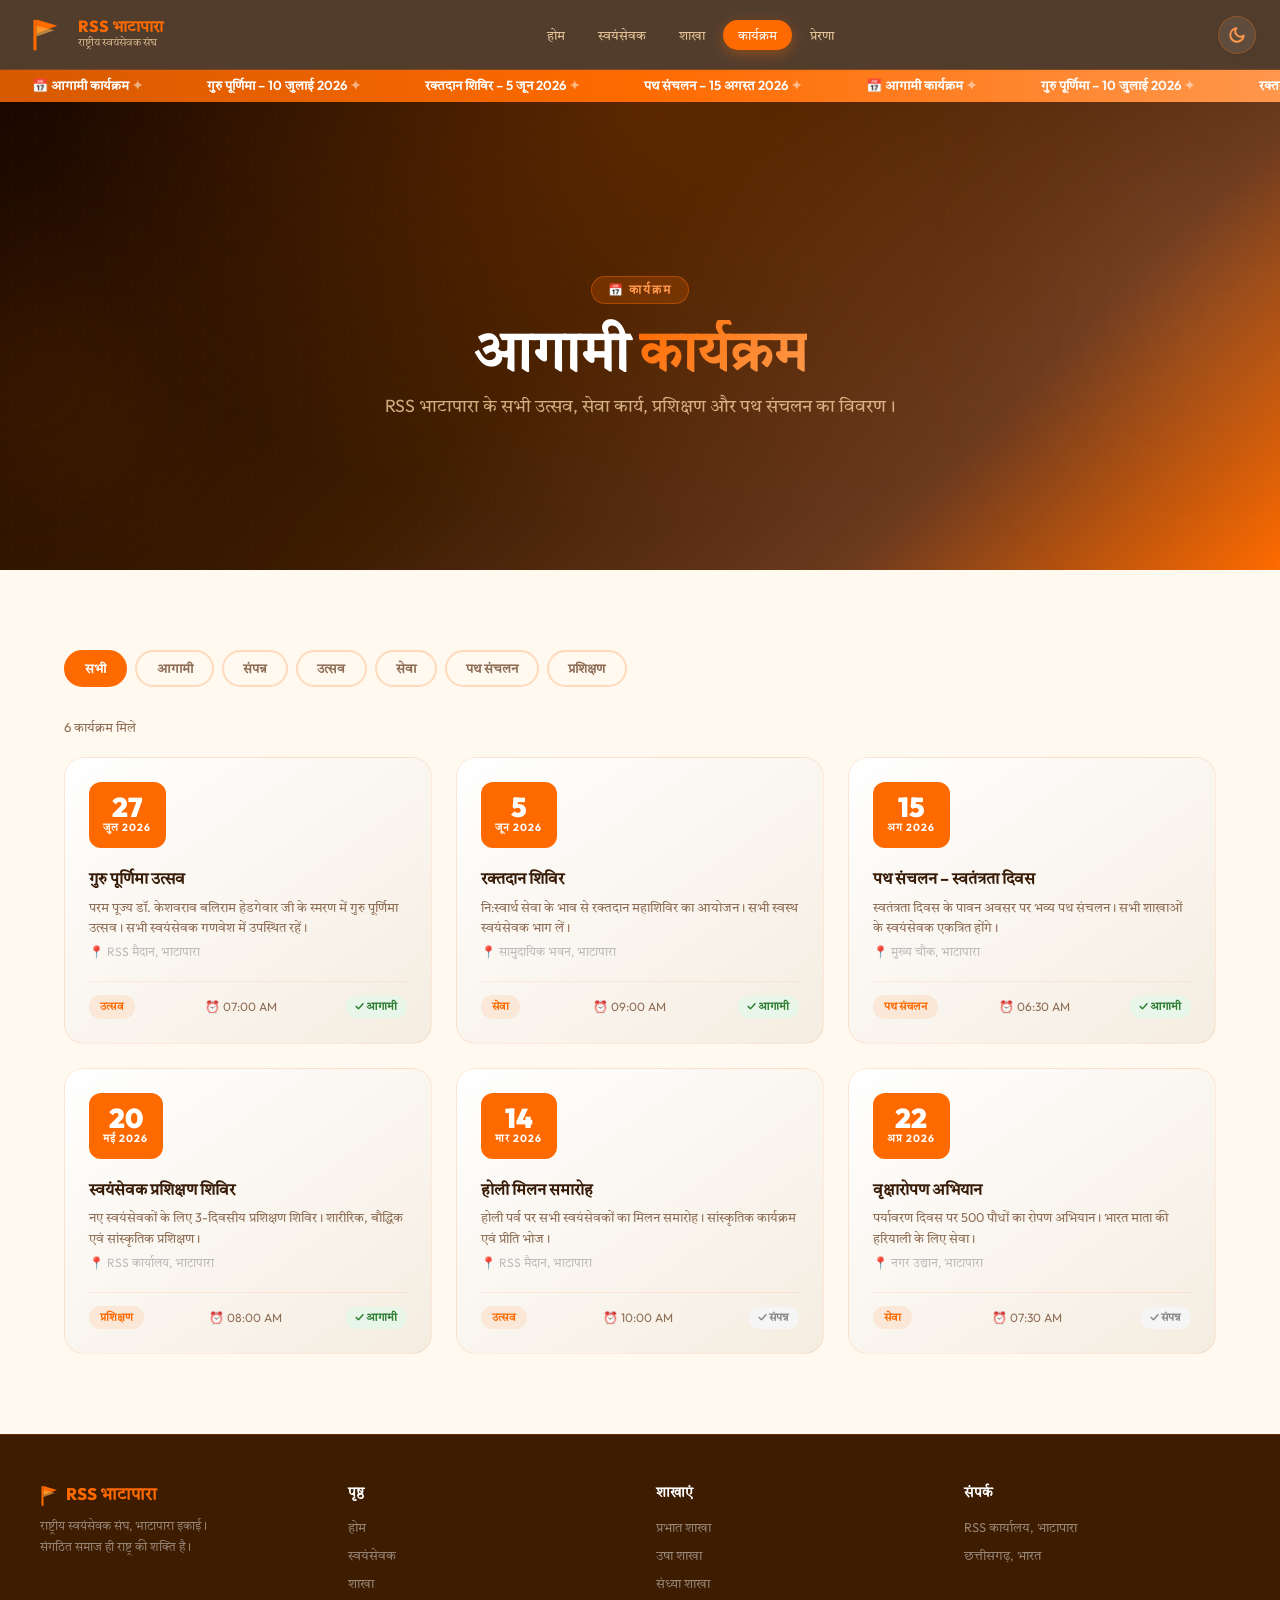
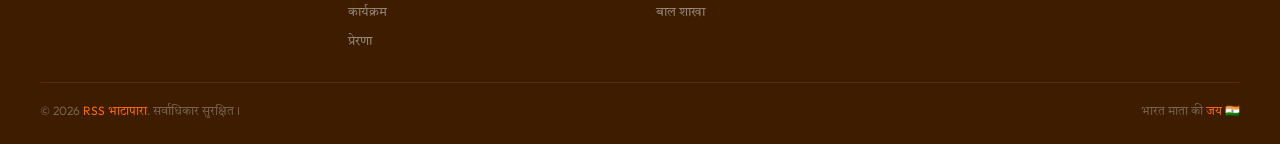
<file: events.html>
<!DOCTYPE html>
<html lang="hi">
<head>
  <meta charset="UTF-8"/>
  <meta name="viewport" content="width=device-width,initial-scale=1.0"/>
  <title>कार्यक्रम – RSS भाटापारा</title>
  <meta name="description" content="RSS भाटापारा के आगामी और पिछले सभी कार्यक्रमों का विवरण।"/>
  <link rel="manifest" href="manifest.json"/>
  <meta name="apple-mobile-web-app-capable" content="yes"/>
  <meta name="apple-mobile-web-app-status-bar-style" content="default"/>
  <meta name="apple-mobile-web-app-title" content="RSS भाटापारा"/>
  <link rel="apple-touch-icon" href="images/icon-192.png"/>
  <meta name="theme-color" content="#FF6B00"/>
  <link rel="stylesheet" href="css/style.css"/>
</head>
<body>

<nav id="navbar">
  <div class="nav-inner">
    <a href="index.html" class="nav-brand">
      <div class="nav-emblem" style="background:transparent;padding:0;font-size:0;"><svg viewBox="0 0 36 44" width="28" height="34" xmlns="http://www.w3.org/2000/svg"><rect x="3" y="2" width="4" height="40" rx="2" fill="#FF6B00"/><polygon points="7,2 34,10 7,20" fill="#FF6B00"/><polygon points="7,10 30,16 7,24" fill="#FFB347" opacity="0.6"/></svg></div>
      <div class="nav-brand-text"><h1>RSS भाटापारा</h1><p>राष्ट्रीय स्वयंसेवक संघ</p></div>
    </a>
    <ul class="nav-links" id="nav-links">
      <li><a href="index.html"      class="nav-link">होम</a></li>
      <li><a href="volunteers.html" class="nav-link">स्वयंसेवक</a></li>
      <li><a href="shakha.html"     class="nav-link">शाखा</a></li>
      <li><a href="events.html"     class="nav-link">कार्यक्रम</a></li>
      <li><a href="prerna.html"     class="nav-link">प्रेरणा</a></li>
    </ul>
    <button class="hamburger" id="hamburger" aria-label="मेनू" aria-expanded="false">
      <span></span><span></span><span></span>
    </button>
  </div>
</nav>

<div class="ticker" style="margin-top:70px;">
  <div class="ticker-track">
    <span>📅 आगामी कार्यक्रम</span><span>गुरु पूर्णिमा – 10 जुलाई 2026</span>
    <span>रक्तदान शिविर – 5 जून 2026</span><span>पथ संचलन – 15 अगस्त 2026</span>
    <span>📅 आगामी कार्यक्रम</span><span>गुरु पूर्णिमा – 10 जुलाई 2026</span>
    <span>रक्तदान शिविर – 5 जून 2026</span><span>पथ संचलन – 15 अगस्त 2026</span>
  </div>
</div>

<div class="page-hero">
  <div class="page-hero-content">
    <div class="page-tag">📅 कार्यक्रम</div>
    <h1 class="page-title">आगामी <span>कार्यक्रम</span></h1>
    <p class="page-subtitle">RSS भाटापारा के सभी उत्सव, सेवा कार्य, प्रशिक्षण और पथ संचलन का विवरण।</p>
  </div>
</div>

<section class="page-section" style="background:var(--cream);">
  <div class="container">

    <!-- Filter tabs -->
    <div class="filter-tabs" id="filter-tabs">
      <button class="ftab active" data-filter="all">सभी</button>
      <button class="ftab" data-filter="upcoming">आगामी</button>
      <button class="ftab" data-filter="completed">संपन्न</button>
      <button class="ftab" data-filter="उत्सव">उत्सव</button>
      <button class="ftab" data-filter="सेवा">सेवा</button>
      <button class="ftab" data-filter="पथ संचलन">पथ संचलन</button>
      <button class="ftab" data-filter="प्रशिक्षण">प्रशिक्षण</button>
    </div>

    <div id="result-count" style="margin-bottom:1.25rem;font-size:0.82rem;color:var(--brown-muted);"></div>

    <div class="events-grid-container" id="events-list"></div>
  </div>
</section>

<footer>
  <div class="footer-grid">
    <div class="footer-brand"><h3><svg viewBox="0 0 36 44" width="18" height="22" style="vertical-align:middle;margin-right:5px" xmlns="http://www.w3.org/2000/svg"><rect x="3" y="2" width="4" height="40" rx="2" fill="#FF6B00"/><polygon points="7,2 34,10 7,20" fill="#FF6B00"/><polygon points="7,10 30,16 7,24" fill="#FFB347" opacity="0.6"/></svg> RSS भाटापारा</h3><p>राष्ट्रीय स्वयंसेवक संघ, भाटापारा इकाई।<br/>संगठित समाज ही राष्ट्र की शक्ति है।</p></div>
    <div class="footer-col"><h4>पृष्ठ</h4><ul>
      <li><a href="index.html">होम</a></li><li><a href="volunteers.html">स्वयंसेवक</a></li>
      <li><a href="shakha.html">शाखा</a></li><li><a href="events.html">कार्यक्रम</a></li><li><a href="prerna.html">प्रेरणा</a></li>
    </ul></div>
    <div class="footer-col"><h4>शाखाएं</h4><ul>
      <li><a href="shakha.html">प्रभात शाखा</a></li><li><a href="shakha.html">उषा शाखा</a></li>
      <li><a href="shakha.html">संध्या शाखा</a></li><li><a href="shakha.html">बाल शाखा</a></li>
    </ul></div>
    <div class="footer-col"><h4>संपर्क</h4><ul>
      <li><a href="#">RSS कार्यालय, भाटापारा</a></li><li><a href="#">छत्तीसगढ़, भारत</a></li>
    </ul></div>
  </div>
  <div class="footer-bottom">
    <p>&copy; 2026 <span>RSS भाटापारा</span>. सर्वाधिकार सुरक्षित।</p>
    <p>भारत माता की <span>जय 🇮🇳</span></p>
  </div>
</footer>
<button id="btt" aria-label="ऊपर जाएं">
  <svg fill="none" viewBox="0 0 24 24" stroke-width="2.5"><path stroke-linecap="round" stroke-linejoin="round" d="M5 15l7-7 7 7"/></svg>
</button>

<script src="js/shared.js"></script>
<script src="js/data-loader.js"></script>
<script>
  const MO = ['जन','फर','मार','अप्र','मई','जून','जुल','अग','सितं','अक्ट','नव','दिस'];

  function render(list) {
    document.getElementById('result-count').textContent = `${list.length} कार्यक्रम मिले`;
    const c = document.getElementById('events-list');
    if (!list.length) { c.innerHTML='<p style="color:#aaa;text-align:center;padding:2rem;">कोई कार्यक्रम नहीं मिला।</p>'; return; }
    c.innerHTML = list.map(e => {
      const d = new Date(e.date);
      return `<div class="event-card reveal">
        <div class="date-box"><div class="date-day">${d.getDate()}</div><div class="date-month">${MO[d.getMonth()]} ${d.getFullYear()}</div></div>
        <div class="event-info">
          <h3>${esc(e.title)}</h3>
          <p>${esc(e.description)}</p>
          <div class="event-loc">📍 ${esc(e.location)}</div>
        </div>
        <div class="event-meta">
          <span class="type-badge">${esc(e.type)}</span>
          <span class="time-text">⏰ ${esc(e.time)}</span>
          <span class="status-badge ${e.status==='upcoming'?'badge-upcoming':'badge-completed'}">${e.status==='upcoming'?'✓ आगामी':'✓ संपन्न'}</span>
        </div>
      </div>`;
    }).join('');
    observeReveal();
  }

  // Load site data dynamically before rendering
  loadSiteData().then(() => {
    render(window.EVENTS_DATA || []);
  });

  document.getElementById('filter-tabs').addEventListener('click', e => {
    const btn = e.target.closest('.ftab'); if (!btn) return;
    document.querySelectorAll('.ftab').forEach(b=>b.classList.remove('active'));
    btn.classList.add('active');
    const f = btn.dataset.filter;
    const allEvents = window.EVENTS_DATA || [];
    if (f==='all') render(allEvents);
    else if (f==='upcoming'||f==='completed') render(allEvents.filter(ev=>ev.status===f));
    else render(allEvents.filter(ev=>ev.type===f));
  });
</script>
</body>
</html>
</file>
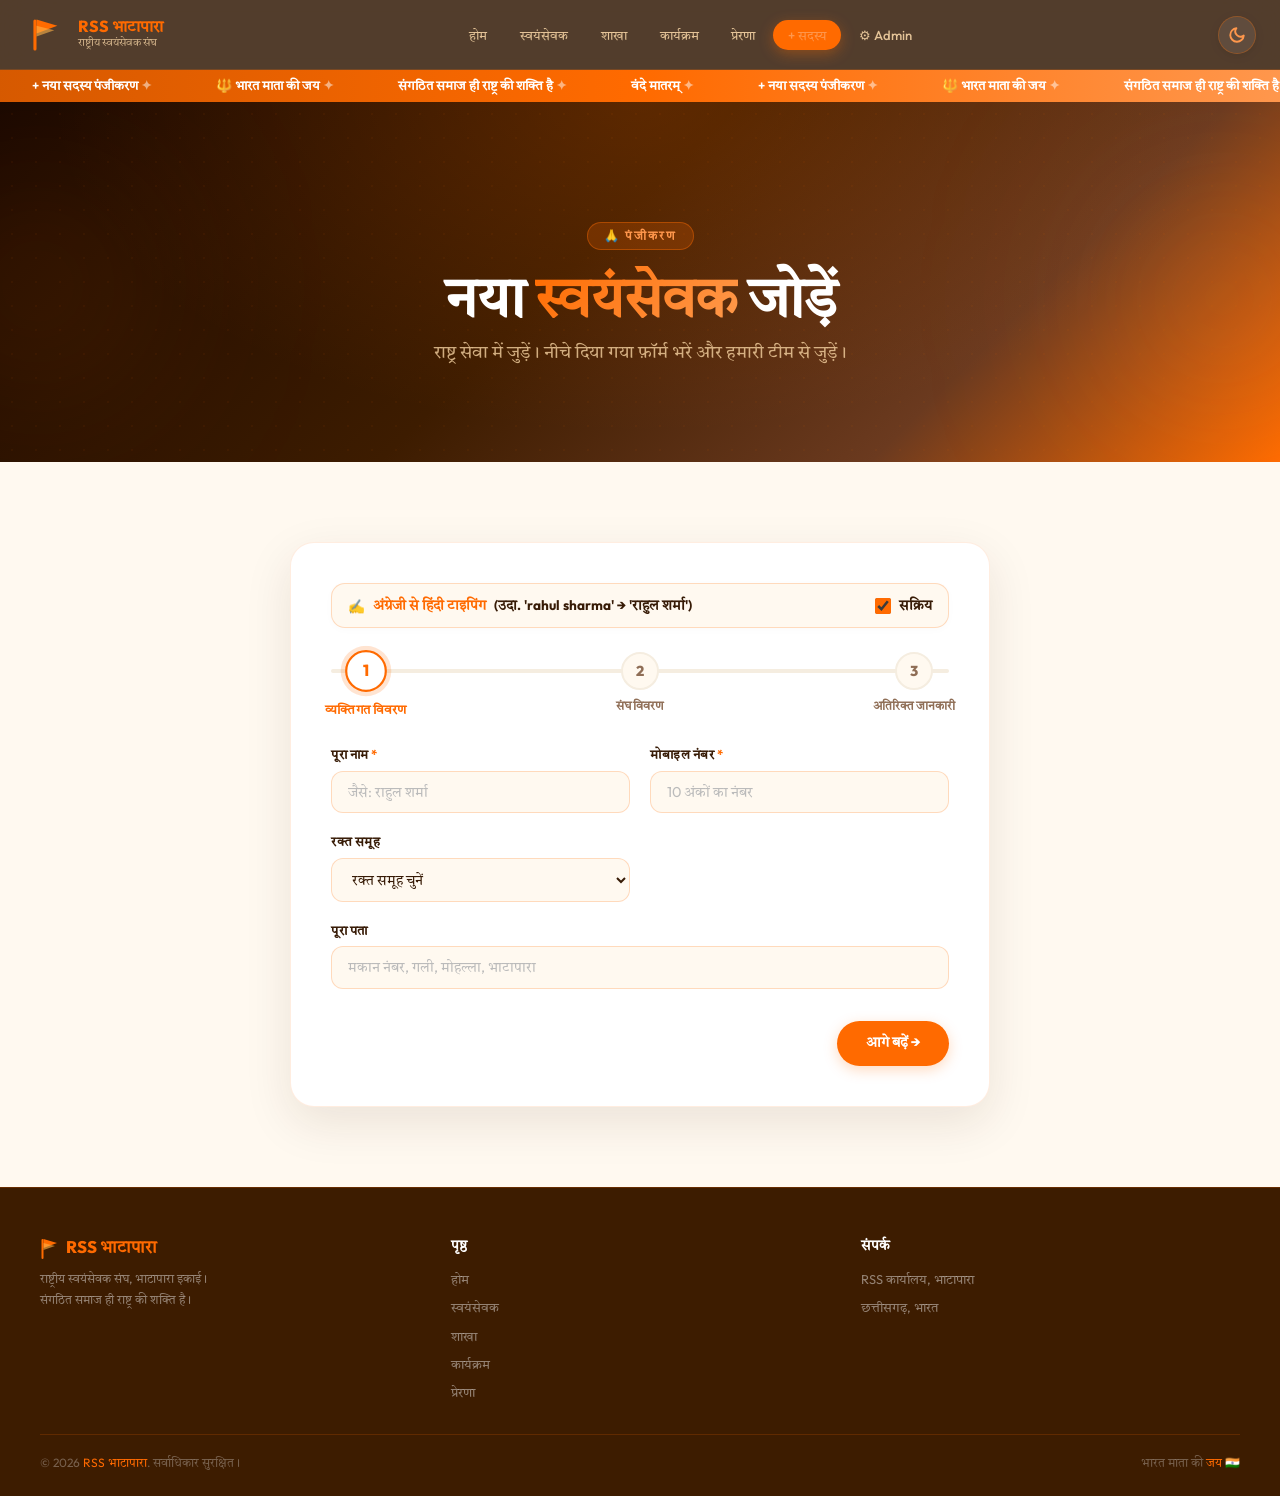
<file: join.html>
<!DOCTYPE html>
<html lang="hi">
<head>
  <meta charset="UTF-8"/>
  <meta name="viewport" content="width=device-width,initial-scale=1.0"/>
  <title>नया सदस्य जोड़ें – RSS भाटापारा</title>
  <meta name="description" content="RSS भाटापारा में नया स्वयंसेवक पंजीकरण फ़ॉर्म।"/>
  <link rel="manifest" href="manifest.json"/>
  <meta name="apple-mobile-web-app-capable" content="yes"/>
  <meta name="apple-mobile-web-app-status-bar-style" content="default"/>
  <meta name="apple-mobile-web-app-title" content="RSS भाटापारा"/>
  <link rel="apple-touch-icon" href="images/icon-192.png"/>
  <meta name="theme-color" content="#FF6B00"/>
  <link rel="stylesheet" href="css/style.css"/>
  <style>
    .form-card { background:var(--white); border-radius:24px; padding:2.5rem; box-shadow:var(--shadow-lg); border:1px solid rgba(255,107,0,0.12); max-width:700px; margin:0 auto; }
    .form-grid { display:grid; grid-template-columns:1fr 1fr; gap:1.25rem; }
    .form-group { display:flex; flex-direction:column; gap:0.4rem; }
    .form-group.full { grid-column:1/-1; }
    .form-label { font-size:0.8rem; font-weight:700; color:var(--brown); letter-spacing:0.5px; }
    .form-label span { color:var(--bhagwa); }
    .form-control { padding:0.7rem 1rem; border:1.5px solid rgba(255,107,0,0.22); border-radius:var(--radius-sm); font-family:inherit; font-size:0.9rem; color:var(--brown); background:var(--cream); outline:none; transition:border 0.25s, box-shadow 0.25s; width:100%; }
    .form-control:focus { border-color:var(--bhagwa); box-shadow:0 0 0 3px rgba(255,107,0,0.1); }
    .form-control::placeholder { color:#bbb; }
    select.form-control { cursor:pointer; }
    .submit-btn { width:100%; padding:1rem; background:var(--bhagwa); color:#fff; border:none; border-radius:30px; font-family:inherit; font-size:1rem; font-weight:700; cursor:pointer; transition:all 0.3s; margin-top:0.5rem; box-shadow:0 4px 20px rgba(255,107,0,0.35); }
    .submit-btn:hover { background:var(--bhagwa-dark); transform:translateY(-2px); }
    .submit-btn:disabled { background:#ccc; transform:none; cursor:not-allowed; }
    .success-box { display:none; background:#e8f5e9; border:1px solid #a5d6a7; border-radius:16px; padding:2rem; text-align:center; }
    .success-box.show { display:block; }
    .success-box h3 { color:#2e7d32; font-size:1.2rem; margin-bottom:0.5rem; }
    .info-box { background:rgba(255,107,0,0.06); border:1px solid rgba(255,107,0,0.2); border-radius:12px; padding:1rem 1.25rem; margin-bottom:1.5rem; font-size:0.82rem; color:var(--brown-muted); line-height:1.7; }
    .info-box strong { color:var(--bhagwa); }
    @media(max-width:600px){ .form-grid{grid-template-columns:1fr;} }
  </style>
</head>
<body>

<nav id="navbar">
  <div class="nav-inner">
    <a href="index.html" class="nav-brand">
      <div class="nav-emblem" style="background:transparent;padding:0;font-size:0;"><svg viewBox="0 0 36 44" width="28" height="34" xmlns="http://www.w3.org/2000/svg"><rect x="3" y="2" width="4" height="40" rx="2" fill="#FF6B00"/><polygon points="7,2 34,10 7,20" fill="#FF6B00"/><polygon points="7,10 30,16 7,24" fill="#FFB347" opacity="0.6"/></svg></div>
      <div class="nav-brand-text"><h1>RSS भाटापारा</h1><p>राष्ट्रीय स्वयंसेवक संघ</p></div>
    </a>
    <ul class="nav-links" id="nav-links">
      <li><a href="index.html"      class="nav-link">होम</a></li>
      <li><a href="volunteers.html" class="nav-link">स्वयंसेवक</a></li>
      <li><a href="shakha.html"     class="nav-link">शाखा</a></li>
      <li><a href="events.html"     class="nav-link">कार्यक्रम</a></li>
      <li><a href="prerna.html"     class="nav-link">प्रेरणा</a></li>
      <li><a href="join.html"       class="nav-link" style="color:var(--bhagwa-light);">+ सदस्य</a></li>
      <li><a href="admin.html"      class="nav-link">⚙ Admin</a></li>
    </ul>
    <button class="hamburger" id="hamburger" aria-label="मेनू" aria-expanded="false">
      <span></span><span></span><span></span>
    </button>
  </div>
</nav>

<div class="ticker" style="margin-top:70px;">
  <div class="ticker-track">
    <span>+ नया सदस्य पंजीकरण</span><span>🔱 भारत माता की जय</span>
    <span>संगठित समाज ही राष्ट्र की शक्ति है</span><span>वंदे मातरम्</span>
    <span>+ नया सदस्य पंजीकरण</span><span>🔱 भारत माता की जय</span>
    <span>संगठित समाज ही राष्ट्र की शक्ति है</span><span>वंदे मातरम्</span>
  </div>
</div>

<div class="page-hero" style="min-height:40vh;">
  <div class="page-hero-content">
    <div class="page-tag">🙏 पंजीकरण</div>
    <h1 class="page-title">नया <span>स्वयंसेवक</span> जोड़ें</h1>
    <p class="page-subtitle">राष्ट्र सेवा में जुड़ें। नीचे दिया गया फ़ॉर्म भरें और हमारी टीम से जुड़ें।</p>
  </div>
</div>

<section class="page-section">
  <div class="container">
    <div class="form-card reveal">



      <!-- ADMIN REGISTRATION BADGE -->
      <div id="admin-notice-box" style="display:none; background:rgba(46,125,50,0.1); border:1.5px dashed #2e7d32; border-radius:12px; padding:0.75rem 1rem; margin-bottom:1.5rem; font-size:0.85rem; color:#2e7d32; font-weight:700;">
        🛡️ व्यवस्थापक लॉगिन सक्रिय: यह सदस्य सीधे स्वीकृत होकर डेटाबेस में जुड़ जाएगा।
      </div>

      <!-- SUCCESS MESSAGE -->
      <div class="success-box" id="success-box">
        <div style="font-size:3rem;margin-bottom:0.75rem;">🎉</div>
        <h3>पंजीकरण सफल!</h3>
        <p style="color:#555;font-size:0.9rem;">आपकी जानकारी प्राप्त हो गई है। हमारी टीम जल्द संपर्क करेगी।<br/>भारत माता की जय! 🇮🇳</p>
        <a href="volunteers.html" class="btn btn-primary btn-sm" style="display:inline-flex;margin-top:1rem;">स्वयंसेवक सूची देखें</a>
      </div>

      <!-- HINDI TRANSLITERATION TOGGLE -->
      <div style="display:flex; justify-content:space-between; align-items:center; background:var(--cream); border:1px solid rgba(255,107,0,0.22); border-radius:14px; padding:0.75rem 1rem; margin-bottom:1.5rem; font-size:0.85rem; box-shadow: 0 2px 8px rgba(0,0,0,0.02);">
        <div style="color:var(--brown); font-weight:700; display:flex; align-items:center; gap:0.5rem;">
          ✍️ <span style="color:var(--bhagwa);">अंग्रेजी से हिंदी टाइपिंग</span> (उदा. 'rahul sharma' &rarr; 'राहुल शर्मा')
        </div>
        <label style="display:inline-flex; align-items:center; cursor:pointer; gap:0.5rem; user-select:none; font-weight:700; color:var(--brown);">
          <input type="checkbox" id="hindi-translit-toggle" checked style="accent-color: var(--bhagwa); cursor:pointer; width:16px; height:16px;" />
          <span>सक्रिय</span>
        </label>
      </div>

      <form id="join-form"
            action="https://formspree.io/f/mzdonqdp"
            method="POST"
            onsubmit="handleSubmit(event)">

        <!-- PROGRESS TRACKER -->
        <div class="progress-bar-container">
          <div class="progress-line-bg"></div>
          <div class="progress-line-fill" id="progress-line-fill"></div>
          <div class="step-node active" onclick="goToStep(1)">
            1
            <span class="step-label">व्यक्तिगत विवरण</span>
          </div>
          <div class="step-node" onclick="goToStep(2)">
            2
            <span class="step-label">संघ विवरण</span>
          </div>
          <div class="step-node" onclick="goToStep(3)">
            3
            <span class="step-label">अतिरिक्त जानकारी</span>
          </div>
        </div>

        <!-- Hidden fields for identification -->
        <input type="hidden" name="_subject" value="नया स्वयंसेवक पंजीकरण – RSS भाटापारा"/>
        <input type="hidden" name="_language" value="hi"/>

        <!-- STEP 1: Personal Details -->
        <div class="form-step active" id="step-1">
          <div class="form-grid">
            <div class="form-group">
              <label class="form-label" for="f-name">पूरा नाम <span>*</span></label>
              <input class="form-control" type="text" id="f-name" name="नाम" required placeholder="जैसे: राहुल शर्मा"/>
            </div>
            <div class="form-group">
              <label class="form-label" for="f-contact">मोबाइल नंबर <span>*</span></label>
              <input class="form-control" type="tel" id="f-contact" name="मोबाइल" required placeholder="10 अंकों का नंबर" pattern="[0-9]{10}" maxlength="10"/>
            </div>
            <div class="form-group">
              <label class="form-label" for="f-blood">रक्त समूह</label>
              <select class="form-control" id="f-blood" name="रक्त समूह">
                <option value="">रक्त समूह चुनें</option>
                <option>A+</option><option>A-</option><option>B+</option><option>B-</option>
                <option>O+</option><option>O-</option><option>AB+</option><option>AB-</option>
              </select>
            </div>
            <div class="form-group full">
              <label class="form-label" for="f-address">पूरा पता</label>
              <input class="form-control" type="text" id="f-address" name="पता" placeholder="मकान नंबर, गली, मोहल्ला, भाटापारा"/>
            </div>
          </div>
          <div class="wizard-actions">
            <div></div>
            <button type="button" class="wizard-btn-next" onclick="nextStep()">आगे बढ़ें &rarr;</button>
          </div>
        </div>

        <!-- STEP 2: RSS Details -->
        <div class="form-step" id="step-2">
          <div class="form-grid">
            <div class="form-group">
              <label class="form-label" for="f-basti">बस्ती का नाम <span>*</span></label>
              <select class="form-control" id="f-basti" name="बस्ती" required>
                <option value="">बस्ती चुनें</option>
                <option>श्यामा प्रसाद बस्ती</option>
                <option>महाकाल बस्ती</option>
                <option>परशुराम बस्ती</option>
                <option>राम सप्ताह बस्ती</option>
                <option>संत माता कर्मा बस्ती</option>
                <option>शहीद वीर नारायण सिंह बस्ती</option>
                <option>माता देवला बस्ती</option>
              </select>
            </div>
            <div class="form-group">
              <label class="form-label" for="f-area">वार्ड / क्षेत्र <span>*</span></label>
              <select class="form-control" id="f-area" name="वार्ड" required>
                <option value="">वार्ड चुनें</option>
                <option>हाथनीपारा वार्ड</option>
                <option>महावीर वार्ड</option>
                <option>सुभाष वार्ड</option>
                <option>शक्ति वार्ड</option>
                <option>नया पारा वार्ड</option>
                <option>परशुराम वार्ड</option>
                <option>दाऊ कृष्णकुमार वार्ड</option>
                <option>गांधी मंदिर वार्ड</option>
                <option>शंकर वार्ड</option>
                <option>सदर वार्ड</option>
                <option>संजय वार्ड</option>
                <option>नेहरू वार्ड</option>
                <option>नयागंज वार्ड</option>
                <option>भगत सिंह वार्ड</option>
                <option>महासती वार्ड</option>
                <option>संत माता कर्मा वार्ड</option>
                <option>बलभद्र वार्ड</option>
                <option>गुरु नानक वार्ड</option>
                <option>संत रविदास वार्ड</option>
                <option>रामसागर पारा वार्ड</option>
                <option>मुंशी इस्माइल वार्ड</option>
                <option>लाल बहादुर शास्त्री वार्ड</option>
                <option>बजरंग वार्ड</option>
                <option>स्टेशन वार्ड</option>
                <option>पं. दीनदयाल उपाध्याय वार्ड</option>
                <option>संत कँवरराम वार्ड</option>
                <option>माता देवालय वार्ड</option>
              </select>
            </div>
            <div class="form-group">
              <label class="form-label" for="f-shakha">शाखा <span>*</span></label>
              <select class="form-control" id="f-shakha" name="शाखा" required>
                <option value="">शाखा चुनें</option>
                <option>केशव प्रभात शाखा</option>
                <option>यज्ञ शाला शाखा</option>
                <option>लवकुश शाखा</option>
                <option>माता देवाला शाखा</option>
                <option>गायत्री मंदिर शाखा</option>
                <option>पटपर शाखा</option>
              </select>
            </div>
            <div class="form-group">
              <label class="form-label" for="f-role">भूमिका</label>
              <select class="form-control" id="f-role" name="भूमिका">
                <option value="">भूमिका चुनें</option>
                <option>कार्यकर्ता</option><option>शाखा प्रमुख</option>
                <option>मुख्य शिक्षक</option><option>बाल शिक्षक</option>
                <option>गणवेश प्रमुख</option><option>सेवा प्रमुख</option>
                <option>नगर प्रमुख</option><option>गणनायक</option>
              </select>
            </div>
            <div class="form-group">
              <label class="form-label" for="f-gannayak">गणनायक <span>*</span></label>
              <select class="form-control" id="f-gannayak" name="गणनायक" required>
                <option value="">लोड हो रहा है...</option>
              </select>
            </div>
            <div class="form-group">
              <label class="form-label" for="f-year">सम्मिलन वर्ष</label>
              <input class="form-control" type="number" id="f-year" name="सम्मिलन वर्ष" min="1990" max="2030" placeholder="2024"/>
            </div>
            <div class="form-group">
              <label class="form-label" for="f-ganvesh">गणवेशधारी स्वयंसेवक? <span>*</span></label>
              <select class="form-control" id="f-ganvesh" name="गणवेशधारी स्वयंसेवक" required>
                <option value="">चुनें</option>
                <option value="हाँ">हाँ</option>
                <option value="नहीं">नहीं</option>
              </select>
            </div>
          </div>
          <div class="wizard-actions">
            <button type="button" class="wizard-btn-prev" onclick="prevStep()">&larr; पीछे जाएं</button>
            <button type="button" class="wizard-btn-next" onclick="nextStep()">आगे बढ़ें &rarr;</button>
          </div>
        </div>

        <!-- STEP 3: Professional Details & Extra Info -->
        <div class="form-step" id="step-3">
          <div class="form-grid">
            <div class="form-group">
              <label class="form-label" for="f-vyavsay">व्यवसाय</label>
              <select class="form-control" id="f-vyavsay" name="व्यवसाय">
                <option value="">व्यवसाय चुनें</option>
                <option>छात्र</option><option>शिक्षक</option><option>व्यापारी</option>
                <option>कृषि</option><option>सरकारी नौकरी</option><option>इंजीनियर</option>
                <option>डॉक्टर</option><option>अधिवक्ता</option><option>अन्य</option>
              </select>
            </div>
            <div class="form-group" id="vyavsay-detail-group" style="display: none;">
              <label class="form-label" for="f-vyavsay-detail">विशिष्ट व्यवसाय विवरण</label>
              <input class="form-control" type="text" id="f-vyavsay-detail" name="विशिष्ट व्यवसाय" placeholder="जैसे: 12वीं कक्षा, किराना दुकान, सिविल इंजीनियर आदि"/>
            </div>
            <div class="form-group full">
              <label class="form-label" for="f-msg">अतिरिक्त जानकारी</label>
              <textarea class="form-control" id="f-msg" name="अतिरिक्त जानकारी" rows="3" placeholder="कोई भी अन्य जानकारी…" style="resize:vertical;"></textarea>
            </div>
          </div>
          <div class="wizard-actions">
            <button type="button" class="wizard-btn-prev" onclick="prevStep()">&larr; पीछे जाएं</button>
            <button type="submit" class="submit-btn" id="submit-btn" style="margin-top:0; width:auto;">🙏 पंजीकरण करें – भारत माता की जय!</button>
          </div>
        </div>
      </form>

    </div>
  </div>
</section>

<footer>
  <div class="footer-grid">
    <div class="footer-brand"><h3><svg viewBox="0 0 36 44" width="18" height="22" style="vertical-align:middle;margin-right:5px" xmlns="http://www.w3.org/2000/svg"><rect x="3" y="2" width="4" height="40" rx="2" fill="#FF6B00"/><polygon points="7,2 34,10 7,20" fill="#FF6B00"/><polygon points="7,10 30,16 7,24" fill="#FFB347" opacity="0.6"/></svg> RSS भाटापारा</h3><p>राष्ट्रीय स्वयंसेवक संघ, भाटापारा इकाई।<br/>संगठित समाज ही राष्ट्र की शक्ति है।</p></div>
    <div class="footer-col"><h4>पृष्ठ</h4><ul>
      <li><a href="index.html">होम</a></li><li><a href="volunteers.html">स्वयंसेवक</a></li>
      <li><a href="shakha.html">शाखा</a></li><li><a href="events.html">कार्यक्रम</a></li>
      <li><a href="prerna.html">प्रेरणा</a></li>
    </ul></div>
    <div class="footer-col"><h4>संपर्क</h4><ul>
      <li><a href="#">RSS कार्यालय, भाटापारा</a></li><li><a href="#">छत्तीसगढ़, भारत</a></li>
    </ul></div>
  </div>
  <div class="footer-bottom">
    <p>&copy; 2026 <span>RSS भाटापारा</span>. सर्वाधिकार सुरक्षित।</p>
    <p>भारत माता की <span>जय 🇮🇳</span></p>
  </div>
</footer>
<button id="btt" aria-label="ऊपर जाएं">
  <svg fill="none" viewBox="0 0 24 24" stroke-width="2.5"><path stroke-linecap="round" stroke-linejoin="round" d="M5 15l7-7 7 7"/></svg>
</button>

<script src="js/shared.js"></script>
<script>
let currentStep = 1;
const totalSteps = 3;

function updateWizard() {
  // Update step active classes
  for (let i = 1; i <= totalSteps; i++) {
    const stepEl = document.getElementById(`step-${i}`);
    if (stepEl) {
      if (i === currentStep) {
        stepEl.classList.add('active');
      } else {
        stepEl.classList.remove('active');
      }
    }
  }

  // Update progress bar line
  const fill = document.getElementById('progress-line-fill');
  if (fill) {
    fill.style.width = `${((currentStep - 1) / (totalSteps - 1)) * 100}%`;
  }

  // Update progress bar nodes
  const nodes = document.querySelectorAll('.step-node');
  nodes.forEach((node, idx) => {
    const stepNum = idx + 1;
    node.classList.remove('active', 'completed');
    if (stepNum === currentStep) {
      node.classList.add('active');
    } else if (stepNum < currentStep) {
      node.classList.add('completed');
    }
  });
}

function validateStep(step) {
  const stepEl = document.getElementById(`step-${step}`);
  if (!stepEl) return true;
  const inputs = stepEl.querySelectorAll('input[required], select[required], textarea[required]');
  let isValid = true;
  inputs.forEach(input => {
    if (!input.checkValidity()) {
      input.reportValidity();
      isValid = false;
    }
  });
  return isValid;
}

function nextStep() {
  if (validateStep(currentStep)) {
    if (currentStep < totalSteps) {
      currentStep++;
      updateWizard();
    }
  }
}

function prevStep() {
  if (currentStep > 1) {
    currentStep--;
    updateWizard();
  }
}

function goToStep(step) {
  if (step < currentStep) {
    currentStep = step;
    updateWizard();
  } else if (step > currentStep) {
    for (let i = currentStep; i < step; i++) {
      if (!validateStep(i)) return;
    }
    currentStep = step;
    updateWizard();
  }
}

async function handleSubmit(e){
  e.preventDefault();
  const form = document.getElementById('join-form');
  if (!validateStep(1) || !validateStep(2) || !validateStep(3)) {
    return;
  }
  const btn  = document.getElementById('submit-btn');
  btn.disabled = true;
  btn.textContent = 'सबमिट हो रहा है…';

  try {
    const fd = new FormData(form);
    const keyMap = {
      'नाम': 'name',
      'मोबाइल': 'contact',
      'बस्ती': 'basti',
      'वार्ड': 'area',
      'शाखा': 'shakha',
      'भूमिका': 'role',
      'रक्त समूह': 'blood_group',
      'व्यवसाय': 'vyavsay',
      'विशिष्ट व्यवसाय': 'spec_vyavsay',
      'गणवेशधारी स्वयंसेवक': 'ganvesh',
      'गणनायक': 'gannayak',
      'सम्मिलन वर्ष': 'joining_year',
      'पता': 'address',
      'अतिरिक्त जानकारी': 'extra_info'
    };
    const data = {};
    fd.forEach((val, key) => {
      const engKey = keyMap[key] || key;
      data[engKey] = val;
    });
    data.isAdmin = !!sessionStorage.getItem('rss_token');

    const isLocal = location.hostname === 'localhost' || location.hostname === '127.0.0.1';
    const actionUrl = isLocal ? '/api/join' : '/.netlify/functions/add-volunteer';

    const token = sessionStorage.getItem('rss_token') || '';
    const headers = { 'Content-Type': 'application/json' };
    if (token) headers['Authorization'] = 'Bearer ' + token;

    const res = await fetch(actionUrl, {
      method: 'POST',
      headers: headers,
      body: JSON.stringify(data)
    });

    if (res.ok) {
      // ── 1. Show success message ───────────────────────────────────────────
      form.style.display = 'none';
      const successBox = document.getElementById('success-box');
      if (sessionStorage.getItem('rss_token')) {
        successBox.querySelector('h3').textContent = 'स्वयंसेवक सीधे जोड़ दिया गया!';
        successBox.querySelector('p').innerHTML = 'स्वयंसेवक को सीधे स्वीकृत करके डेटाबेस में जोड़ दिया गया है।<br/>भारत माता की जय! 🇮🇳';
        const btnLink = successBox.querySelector('a');
        if (btnLink) {
          btnLink.href = 'admin.html';
          btnLink.textContent = '⚙ Admin Dashboard पर जाएं';
        }
      }
      successBox.classList.add('show');

      // ── 2. Build WhatsApp message with all form data ─────────────────────
      const fd = new FormData(form);
      const get = key => fd.get(key) || '—';

      const msg =
        `🚩 *नया स्वयंसेवक पंजीकरण – RSS भाटापारा*\n` +
        `━━━━━━━━━━━━━━━━━━━━━\n` +
        `👤 *नाम:* ${get('नाम')}\n` +
        `📞 *मोबाइल:* ${get('मोबाइल')}\n` +
        `🏘️ *बस्ती:* ${get('बस्ती')}\n` +
        `🗺️ *वार्ड:* ${get('वार्ड')}\n` +
        `🏛️ *शाखा:* ${get('शाखा')}\n` +
        `🎯 *भूमिका:* ${get('भूमिका')}\n` +
        `👥 *गणनायक:* ${get('गणनायक')}\n` +
        `🩸 *रक्त समूह:* ${get('रक्त समूह')}\n` +
        `💼 *व्यवसाय:* ${get('व्यवसाय')}${get('विशिष्ट व्यवसाय') !== '—' && get('विशिष्ट व्यवसाय') ? ' (' + get('विशिष्ट व्यवसाय') + ')' : ''}\n` +
        `🎖️ *गणवेशधारी:* ${get('गणवेशधारी स्वयंसेवक')}\n` +
        `📅 *सम्मिलन वर्ष:* ${get('सम्मिलन वर्ष')}\n` +
        `🏠 *पता:* ${get('पता')}\n` +
        `📝 *अतिरिक्त जानकारी:* ${get('अतिरिक्त जानकारी')}\n` +
        `━━━━━━━━━━━━━━━━━━━━━\n` +
        `🇮🇳 भारत माता की जय!`;

      const waUrl = `https://wa.me/918817694170?text=${encodeURIComponent(msg)}`;
      setTimeout(() => window.open(waUrl, '_blank'), 800);

    } else {
      btn.disabled = false;
      btn.textContent = '🙏 पुनः प्रयास करें';
      alert('त्रुटि हुई। कृपया पुनः प्रयास करें।');
    }
  } catch(err) {
    btn.disabled = false;
    btn.textContent = '🙏 पुनः प्रयास करें';
    alert('नेटवर्क त्रुटि। कृपया जांचें।');
  }
}

// Toggle specific occupation input details dynamically
document.getElementById('f-vyavsay').addEventListener('change', function() {
  const detailGroup = document.getElementById('vyavsay-detail-group');
  if (this.value) {
    detailGroup.style.display = 'flex';
  } else {
    detailGroup.style.display = 'none';
    document.getElementById('f-vyavsay-detail').value = '';
  }
});

// Fetch and populate Gan-nayak names dynamically
function loadGannayaks() {
  const t = Date.now();
  fetch(`/data/gannayaks.json?t=${t}`)
    .then(r => {
      if (!r.ok) throw new Error('Failed to load gannayaks');
      return r.json();
    })
    .then(list => {
      const select = document.getElementById('f-gannayak');
      if (select) {
        select.innerHTML = '<option value="">गणनायक चुनें *</option>' +
          list.map(name => `<option value="${esc(name)}">${esc(name)}</option>`).join('');
      }
    })
    .catch(err => console.error('Error loading gannayaks:', err));
}
loadGannayaks();

// ── Hindi Transliteration Integration ──────────────────────────────────────────
function enableHindiTransliteration(elementId) {
  const el = document.getElementById(elementId);
  const toggle = document.getElementById('hindi-translit-toggle');
  if (!el || !toggle) return;

  el.addEventListener('keydown', async (e) => {
    if (!toggle.checked) return;
    
    // When Spacebar or Enter is pressed, perform transliteration of the last typed word
    if (e.key === ' ' || e.key === 'Enter') {
      const val = el.value;
      const selectionStart = el.selectionStart;
      
      const textBefore = val.substring(0, selectionStart);
      const textAfter = val.substring(selectionStart);
      
      const match = textBefore.match(/([a-zA-Z'-]+)$/);
      if (match) {
        const lastWord = match[1];
        e.preventDefault();
        
        try {
          const res = await fetch(`https://inputtools.google.com/request?text=${encodeURIComponent(lastWord)}&itc=hi-t-i0-und&num=1&cp=0&cs=1&ie=utf-8&oe=utf-8&app=demopage`);
          if (res.ok) {
            const data = await res.json();
            if (data[0] === 'SUCCESS' && data[1] && data[1][0] && data[1][0][1] && data[1][0][1][0]) {
              const hindiWord = data[1][0][1][0];
              const replacedText = textBefore.substring(0, textBefore.length - lastWord.length) + hindiWord + (e.key === ' ' ? ' ' : '\n');
              el.value = replacedText + textAfter;
              
              const newCursorPos = replacedText.length;
              el.setSelectionRange(newCursorPos, newCursorPos);
              return;
            }
          }
        } catch (err) {
          console.error('Transliteration failed:', err);
        }
        
        const fallbackText = textBefore + (e.key === ' ' ? ' ' : '\n');
        el.value = fallbackText + textAfter;
        el.setSelectionRange(fallbackText.length, fallbackText.length);
      }
    }
  });

  el.addEventListener('blur', async () => {
    if (!toggle.checked) return;
    const val = el.value.trim();
    if (val && /[a-zA-Z]/.test(val)) {
      try {
        const res = await fetch(`https://inputtools.google.com/request?text=${encodeURIComponent(val)}&itc=hi-t-i0-und&num=1&cp=0&cs=1&ie=utf-8&oe=utf-8&app=demopage`);
        if (res.ok) {
          const data = await res.json();
          if (data[0] === 'SUCCESS' && data[1] && data[1][0] && data[1][0][1] && data[1][0][1][0]) {
            el.value = data[1][0][1][0];
          }
        }
      } catch (err) {
        console.error('Transliteration on blur failed:', err);
      }
    }
  });
}

// Bind transliteration helper to the inputs
['f-name', 'f-address', 'f-vyavsay-detail', 'f-msg'].forEach(id => enableHindiTransliteration(id));

updateWizard();
observeReveal();
</script>
</body>
</html>
</file>
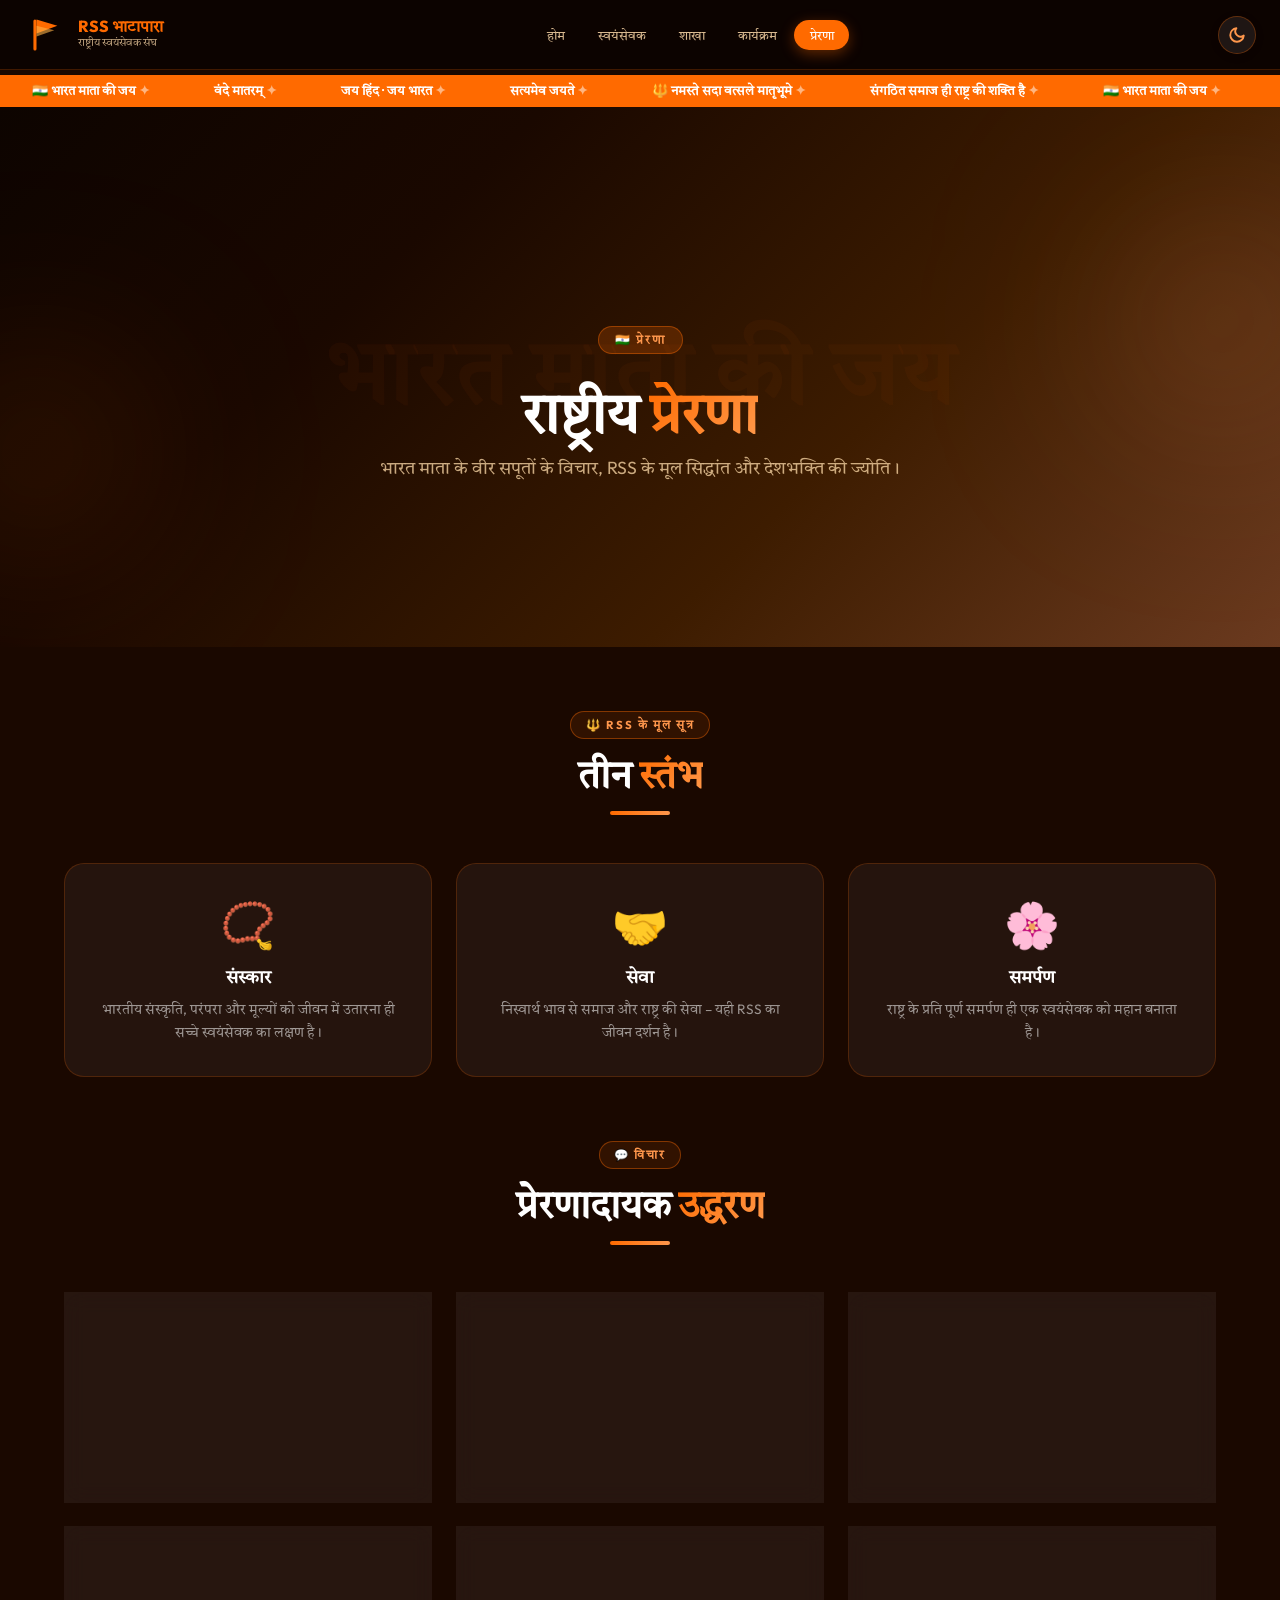
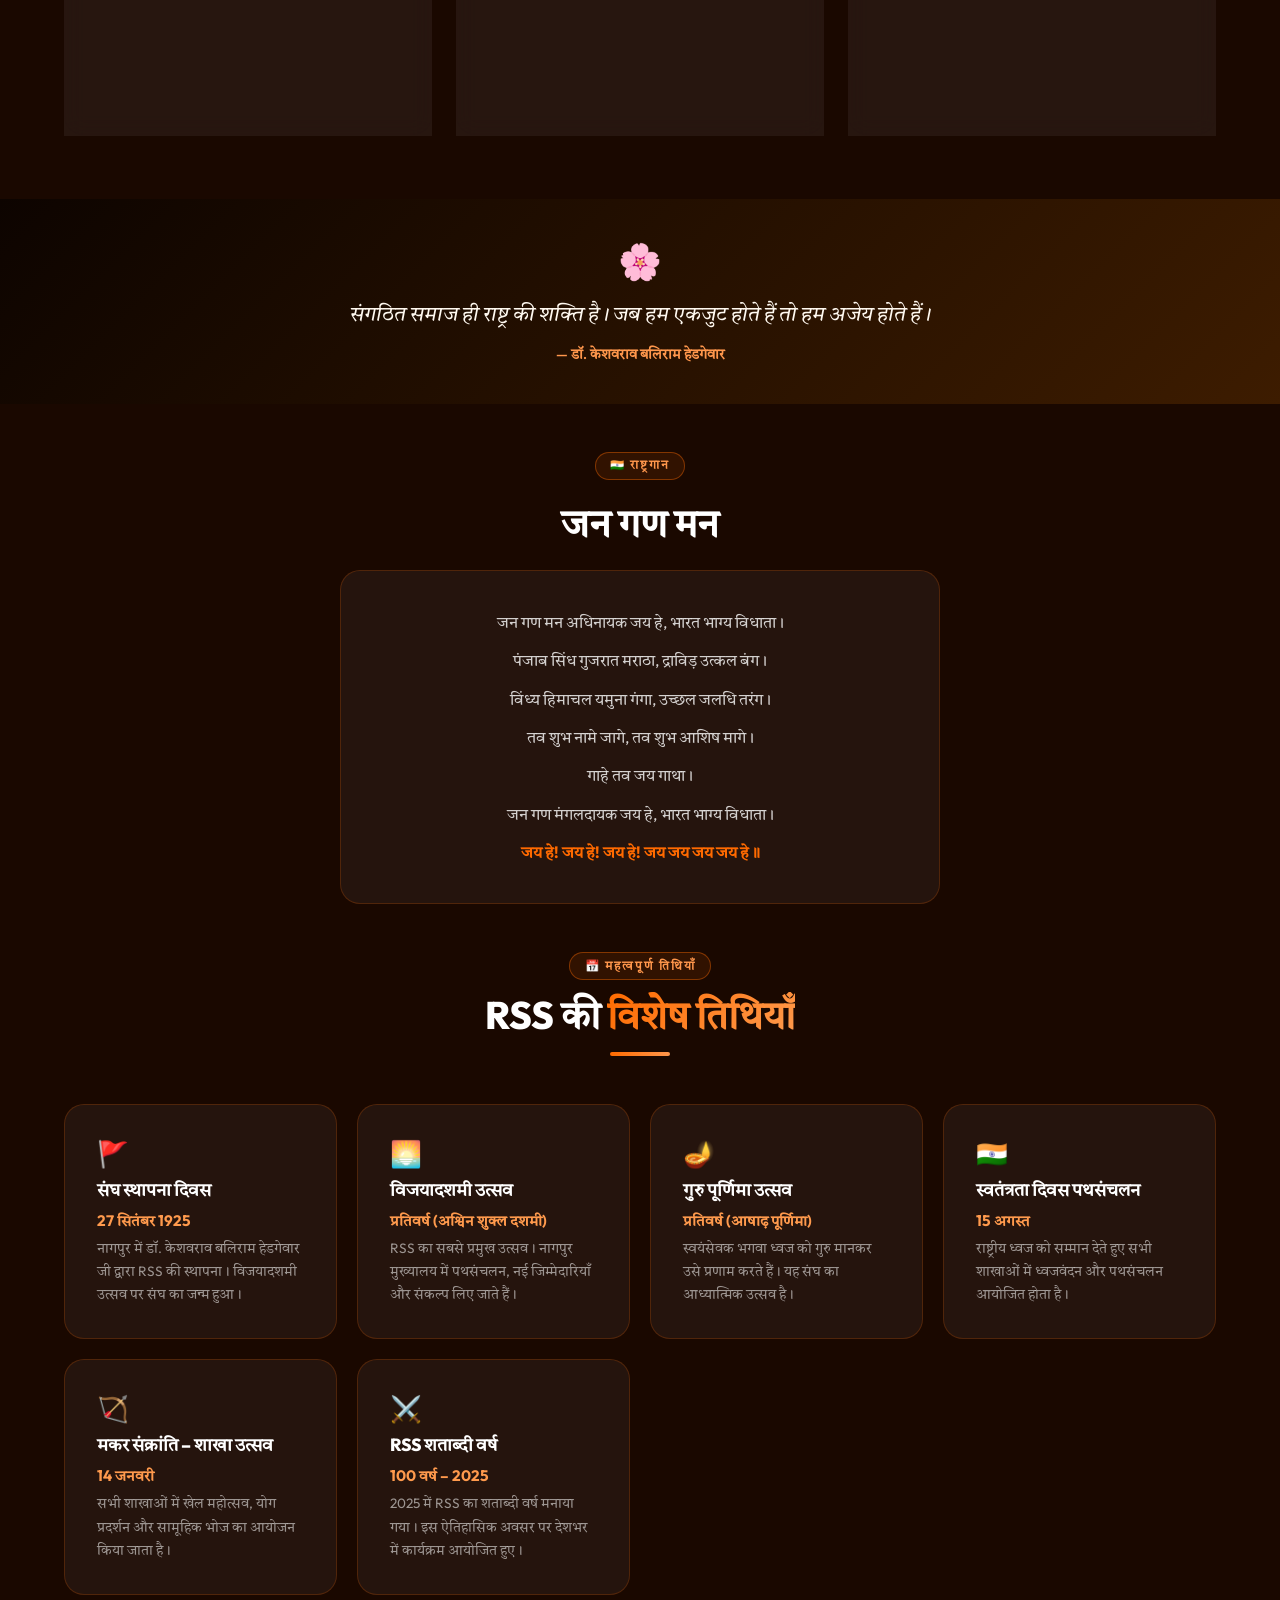
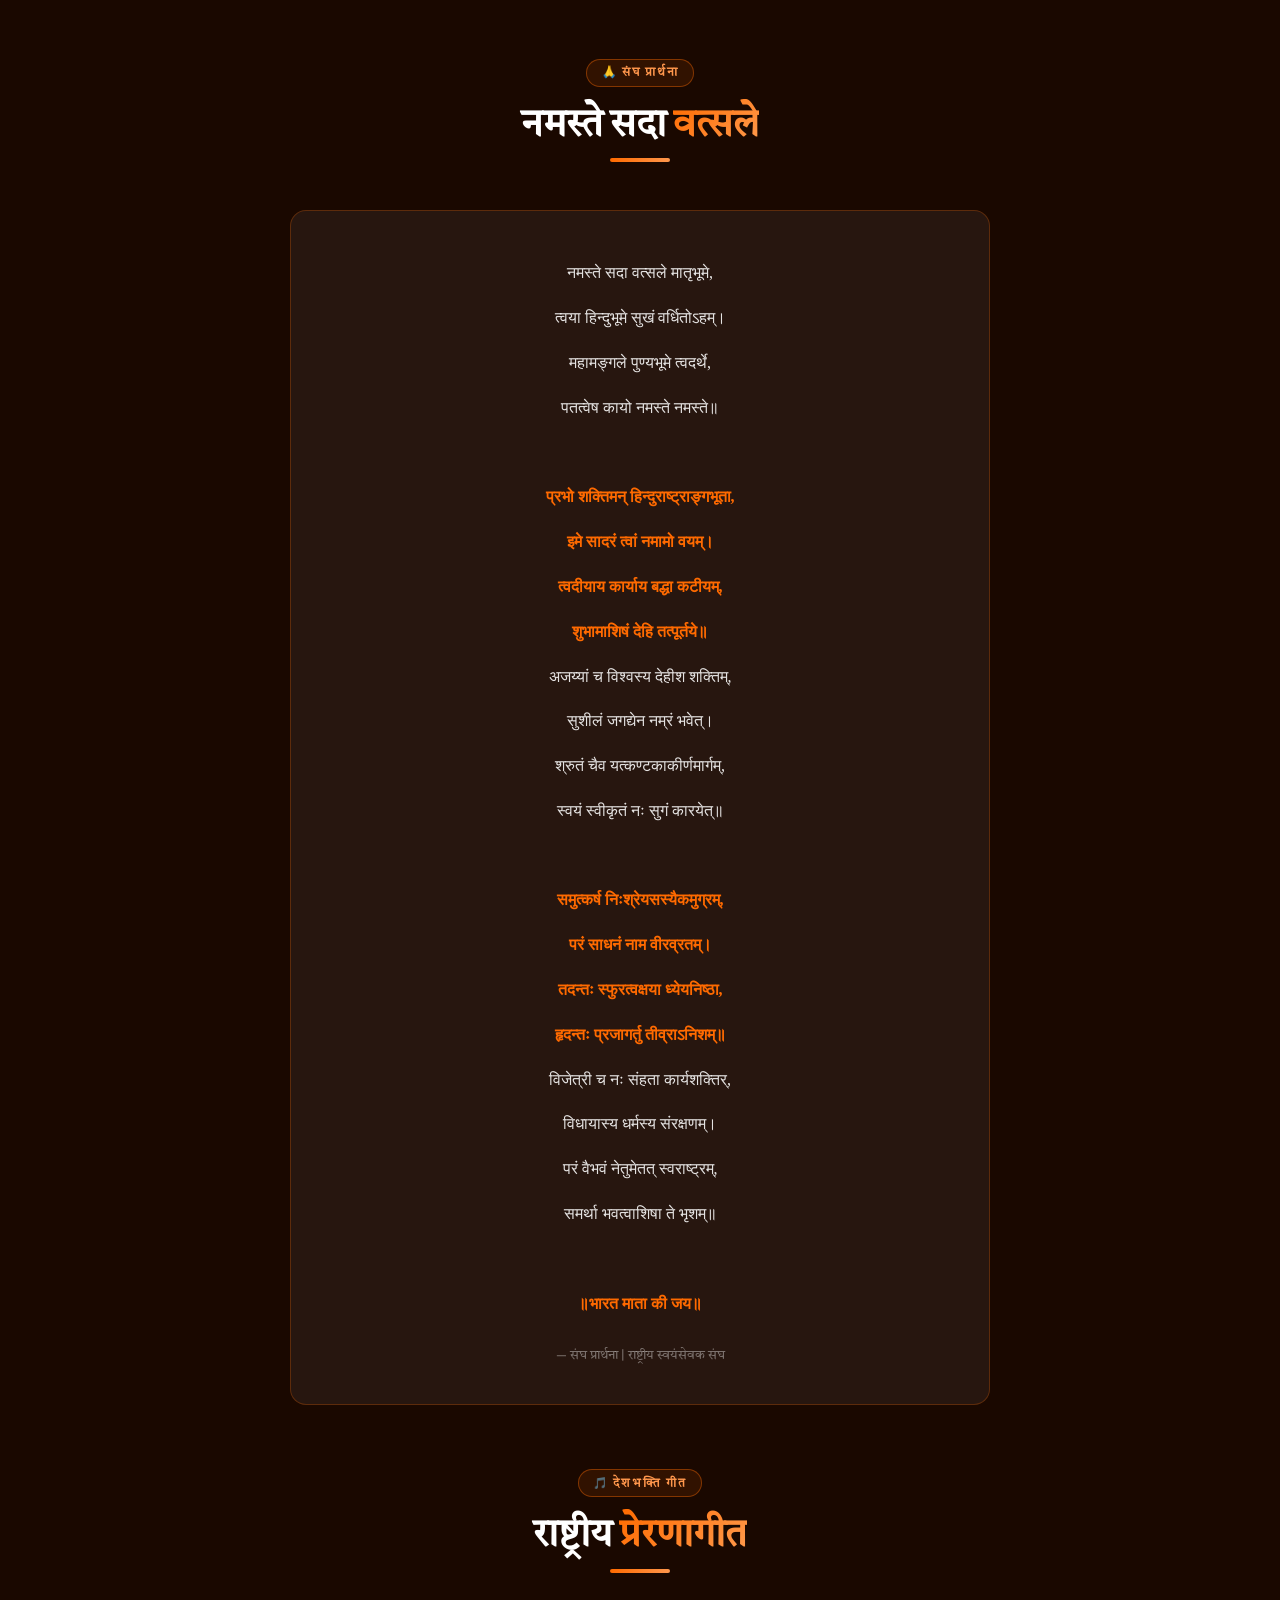
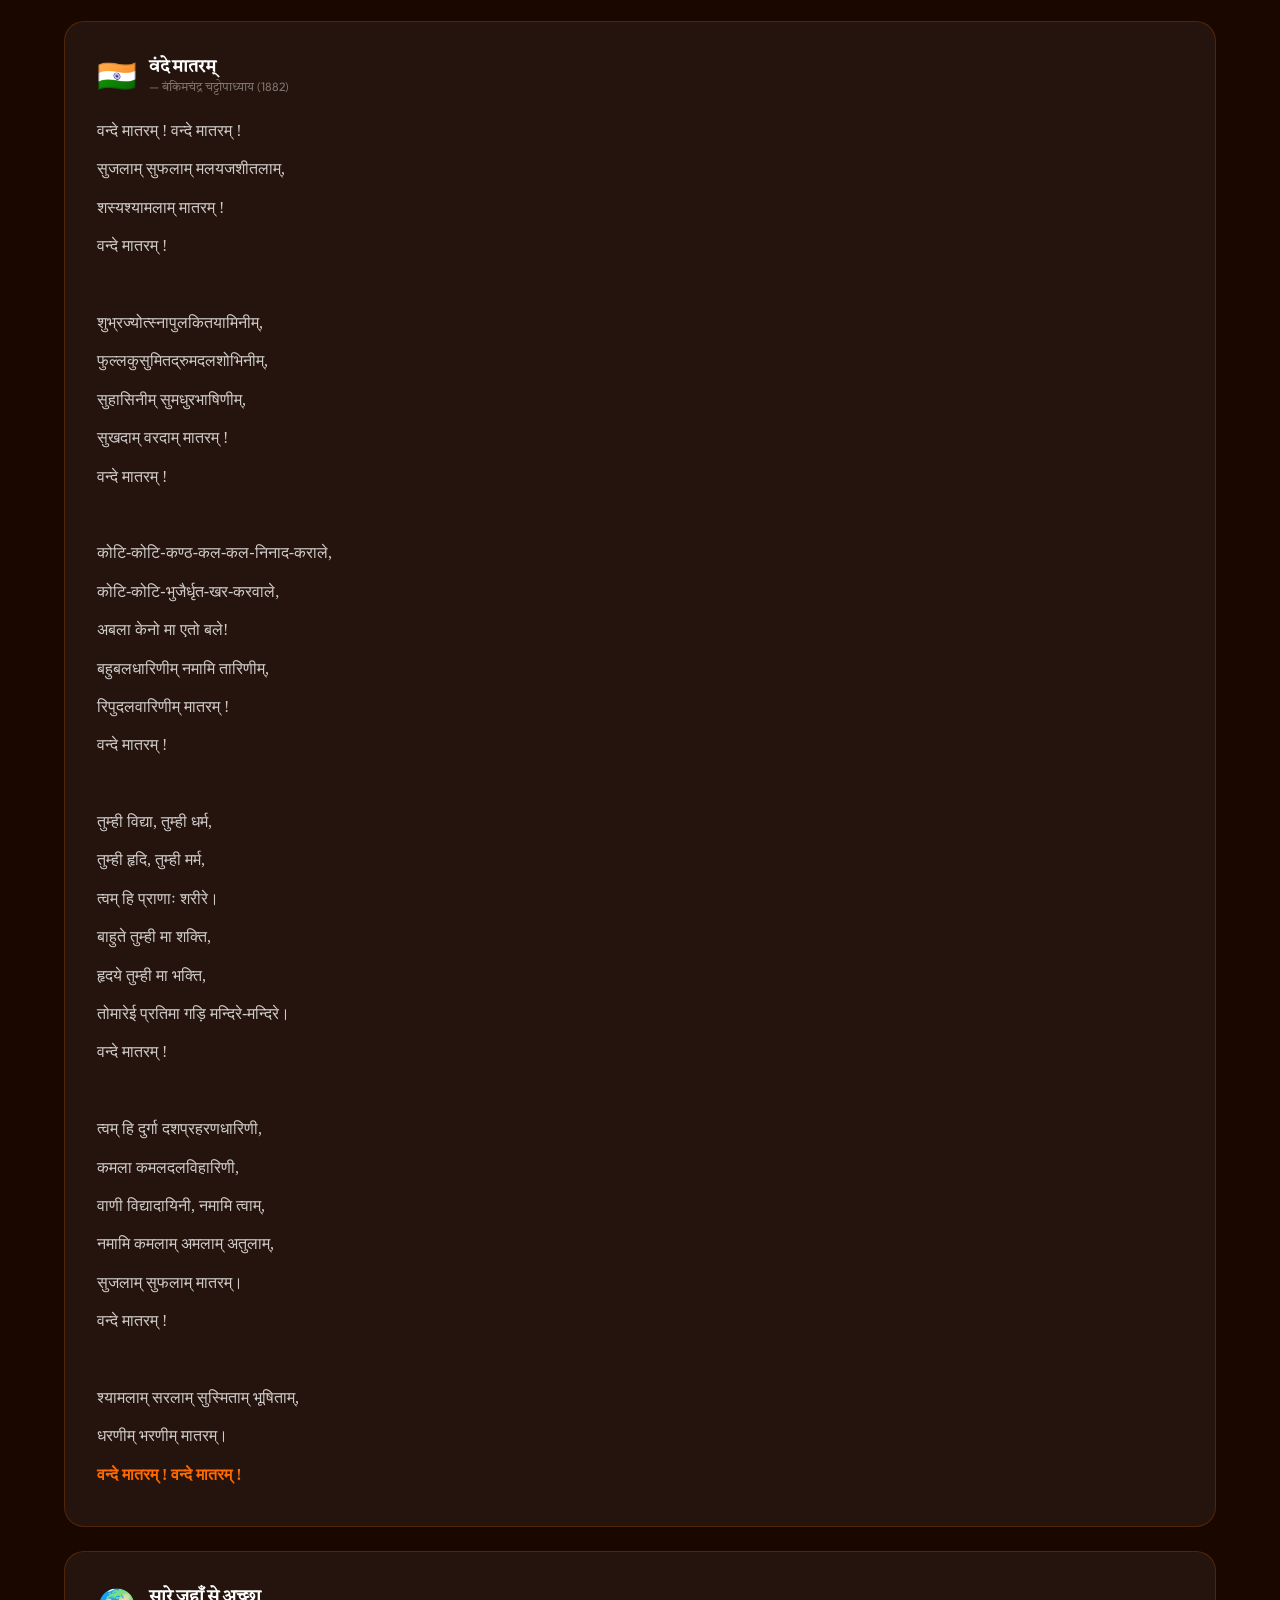
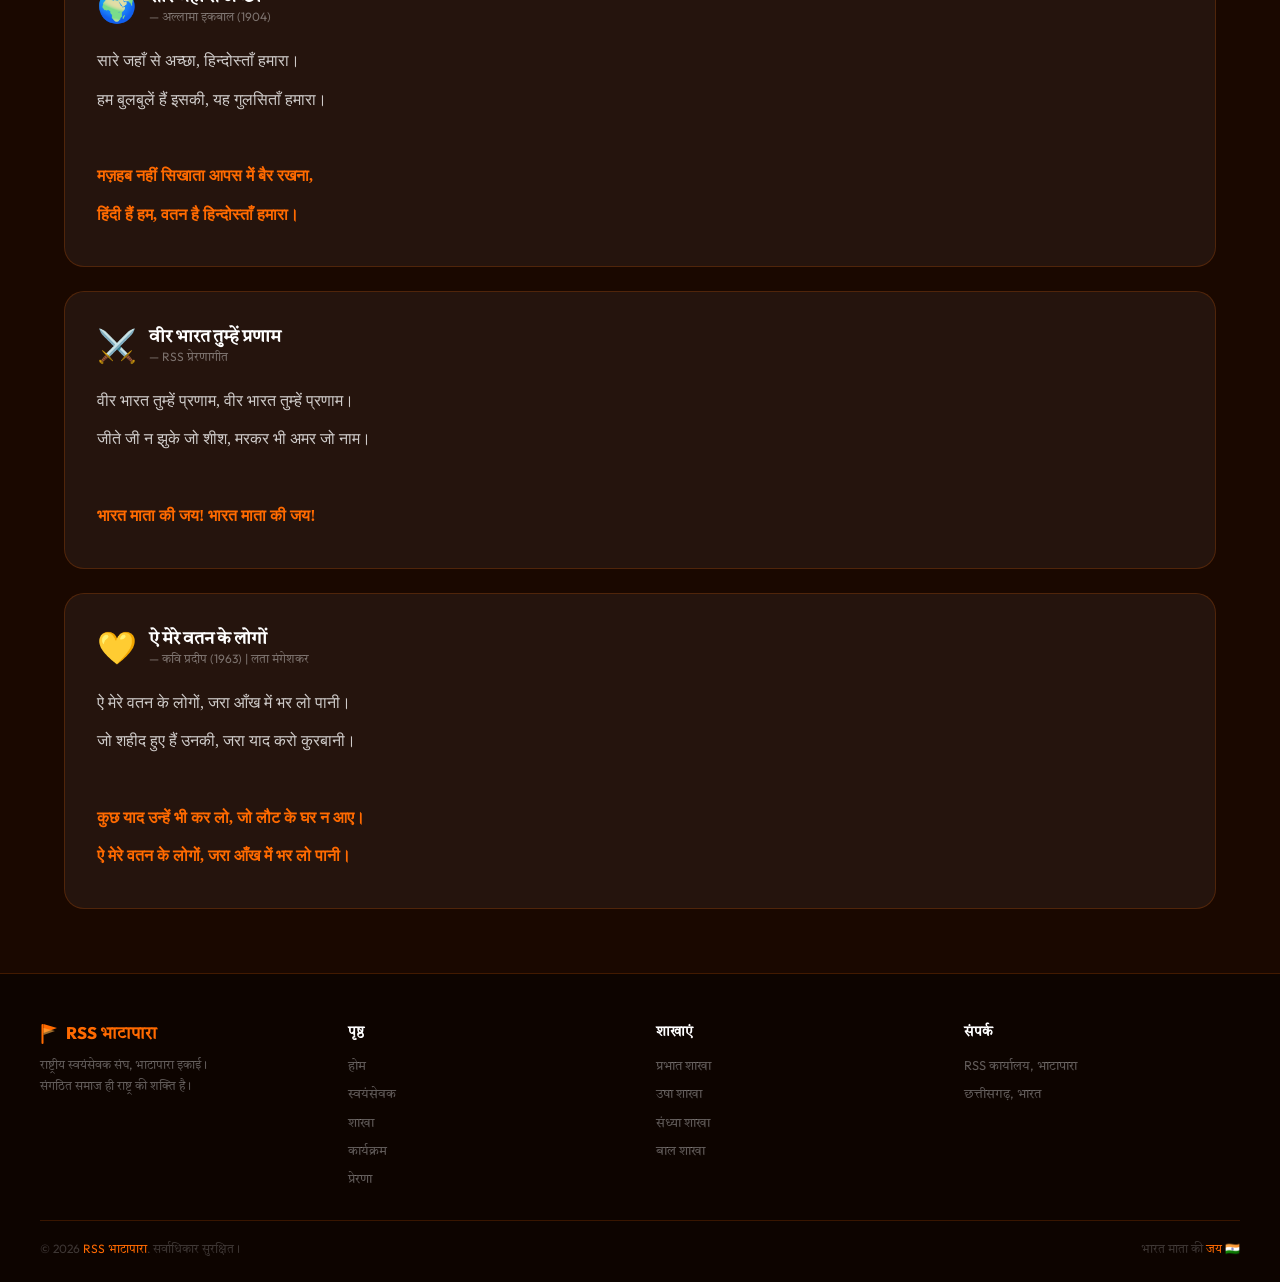
<file: prerna.html>
<!DOCTYPE html>
<html lang="hi">

<head>
  <meta charset="UTF-8" />
  <meta name="viewport" content="width=device-width,initial-scale=1.0" />
  <title>प्रेरणा – RSS भाटापारा</title>
  <meta name="description" content="RSS भाटापारा – राष्ट्रीय प्रेरणा, देशभक्ति विचार and RSS के मूल सिद्धांत।" />
  <link rel="manifest" href="manifest.json"/>
  <meta name="apple-mobile-web-app-capable" content="yes"/>
  <meta name="apple-mobile-web-app-status-bar-style" content="default"/>
  <meta name="apple-mobile-web-app-title" content="RSS भाटापारा"/>
  <link rel="apple-touch-icon" href="images/icon-192.png"/>
  <meta name="theme-color" content="#FF6B00"/>
  <link rel="stylesheet" href="css/style.css" />
  <style>
    body {
      background: #1a0800;
    }

    .prerna-hero {
      min-height: 60vh;
      display: flex;
      align-items: center;
      justify-content: center;
      background: linear-gradient(135deg, #0d0400 0%, #1a0800 30%, #3D1C00 65%, #6B3A1F 100%);
      position: relative;
      overflow: hidden;
      padding: 100px 1.5rem 3rem;
      text-align: center;
    }

    .prerna-hero::before {
      content: 'भारत माता की जय';
      position: absolute;
      top: 50%;
      left: 50%;
      transform: translate(-50%, -50%);
      font-size: clamp(4vw, 7vw, 8vw);
      font-weight: 900;
      color: rgba(255, 107, 0, 0.04);
      white-space: nowrap;
      pointer-events: none;
      letter-spacing: 4px;
    }

    .tricolor {
      display: flex;
      height: 5px;
      width: 100%;
    }

    .tricolor .t1 {
      background: #FF9933;
      flex: 1
    }

    .tricolor .t2 {
      background: #fff;
      flex: 1
    }

    .tricolor .t3 {
      background: #138808;
      flex: 1
    }

    .prerna-section {
      padding: 4rem 1.5rem;
    }

    .prerna-section .section-title {
      color: #fff;
    }

    .prerna-section .section-tag {
      border-color: rgba(255, 107, 0, 0.4);
      color: var(--bhagwa-light);
    }

    .pillar-card {
      background: rgba(255, 255, 255, 0.05);
      border: 1px solid rgba(255, 107, 0, 0.2);
      border-radius: var(--radius);
      padding: 2rem;
      text-align: center;
      transition: all 0.3s;
    }

    .pillar-card:hover {
      background: rgba(255, 255, 255, 0.09);
      transform: translateY(-5px);
      border-color: rgba(255, 107, 0, 0.5);
    }

    .pillar-icon {
      font-size: 2.8rem;
      margin-bottom: 0.75rem;
    }

    .pillar-title {
      font-size: 1.1rem;
      font-weight: 800;
      color: #fff;
      margin-bottom: 0.5rem;
    }

    .pillar-desc {
      font-size: 0.85rem;
      color: rgba(255, 255, 255, 0.55);
      line-height: 1.7;
    }

    footer {
      background: #0d0400;
    }

    footer .footer-col a {
      color: rgba(255, 255, 255, 0.35);
    }

    footer .footer-brand p {
      color: rgba(255, 255, 255, 0.35);
    }

    footer .footer-bottom p {
      color: rgba(255, 255, 255, 0.2);
    }

    #navbar {
      background: rgba(13, 4, 0, 0.97);
    }

    .ticker {
      background: var(--bhagwa);
    }
  </style>
</head>

<body>

  <nav id="navbar">
    <div class="nav-inner">
      <a href="index.html" class="nav-brand">
        <div class="nav-emblem" style="background:transparent;padding:0;font-size:0;"><svg viewBox="0 0 36 44"
            width="28" height="34" xmlns="http://www.w3.org/2000/svg">
            <rect x="3" y="2" width="4" height="40" rx="2" fill="#FF6B00" />
            <polygon points="7,2 34,10 7,20" fill="#FF6B00" />
            <polygon points="7,10 30,16 7,24" fill="#FFB347" opacity="0.6" />
          </svg></div>
        <div class="nav-brand-text">
          <h1>RSS भाटापारा</h1>
          <p>राष्ट्रीय स्वयंसेवक संघ</p>
        </div>
      </a>
      <ul class="nav-links" id="nav-links">
        <li><a href="index.html" class="nav-link">होम</a></li>
        <li><a href="volunteers.html" class="nav-link">स्वयंसेवक</a></li>
        <li><a href="shakha.html" class="nav-link">शाखा</a></li>
        <li><a href="events.html" class="nav-link">कार्यक्रम</a></li>
        <li><a href="prerna.html" class="nav-link">प्रेरणा</a></li>
      </ul>
      <button class="hamburger" id="hamburger" aria-label="मेनू" aria-expanded="false">
        <span></span><span></span><span></span>
      </button>
    </div>
  </nav>
  <div class="tricolor" style="margin-top:70px;"></div>
  <div class="ticker">
    <div class="ticker-track">
      <span>🇮🇳 भारत माता की जय</span><span>वंदे मातरम्</span>
      <span>जय हिंद · जय भारत</span><span>सत्यमेव जयते</span>
      <span>🔱 नमस्ते सदा वत्सले मातृभूमे</span><span>संगठित समाज ही राष्ट्र की शक्ति है</span>
      <span>🇮🇳 भारत माता की जय</span><span>वंदे मातरम्</span>
      <span>जय हिंद · जय भारत</span><span>सत्यमेव जयते</span>
      <span>🔱 नमस्ते सदा वत्सले मातृभूमे</span><span>संगठित समाज ही राष्ट्र की शक्ति है</span>
    </div>
  </div>

  <!-- PRERNA HERO -->
  <div class="prerna-hero">
    <div style="position:relative;z-index:2;max-width:700px;">
      <div class="page-tag" style="border-color:rgba(255,107,0,0.4);color:var(--bhagwa-light);">🇮🇳 प्रेरणा</div>
      <h1 class="page-title" style="margin-top:0.75rem;">राष्ट्रीय <span>प्रेरणा</span></h1>
      <p class="page-subtitle">भारत माता के वीर सपूतों के विचार, RSS के मूल सिद्धांत और देशभक्ति की ज्योति।</p>
    </div>
  </div>

  <!-- THREE PILLARS -->
  <section class="prerna-section">
    <div class="container">
      <div class="section-header reveal">
        <div class="section-tag">🔱 RSS के मूल सूत्र</div>
        <h2 class="section-title">तीन <span>स्तंभ</span></h2>
        <div class="section-div"></div>
      </div>
      <div class="grid-3">
        <div class="pillar-card reveal">
          <div class="pillar-icon">📿</div>
          <div class="pillar-title">संस्कार</div>
          <div class="pillar-desc">भारतीय संस्कृति, परंपरा और मूल्यों को जीवन में उतारना ही सच्चे स्वयंसेवक का लक्षण है।
          </div>
        </div>
        <div class="pillar-card reveal">
          <div class="pillar-icon">🤝</div>
          <div class="pillar-title">सेवा</div>
          <div class="pillar-desc">निस्वार्थ भाव से समाज और राष्ट्र की सेवा – यही RSS का जीवन दर्शन है।</div>
        </div>
        <div class="pillar-card reveal">
          <div class="pillar-icon">🌸</div>
          <div class="pillar-title">समर्पण</div>
          <div class="pillar-desc">राष्ट्र के प्रति पूर्ण समर्पण ही एक स्वयंसेवक को महान बनाता है।</div>
        </div>
      </div>
    </div>
  </section>

  <!-- QUOTES -->
  <section class="prerna-section" style="padding-top:0;">
    <div class="container">
      <div class="section-header reveal">
        <div class="section-tag">💬 विचार</div>
        <h2 class="section-title">प्रेरणादायक <span>उद्धरण</span></h2>
        <div class="section-div"></div>
      </div>
      <div class="grid-3" id="quotes-grid"></div>
    </div>
  </section>

  <!-- DAILY SUVICHAR -->
  <div class="suvichar-bar" style="background:linear-gradient(135deg,#0d0400,#3D1C00);">
    <div class="suvichar-icon">🌸</div>
    <p class="suvichar-text" id="suvichar-text">लोड हो रहा है…</p>
    <div class="suvichar-author" id="suvichar-author"></div>
  </div>

  <!-- NATIONAL ANTHEM STRIP -->
  <section class="prerna-section" style="padding:3rem 1.5rem;text-align:center;">
    <div class="container">
      <div class="section-tag" style="border-color:rgba(255,107,0,0.4);color:var(--bhagwa-light);">🇮🇳 राष्ट्रगान</div>
      <h2 class="section-title reveal" style="color:#fff;margin:0.5rem 0 1.5rem;">जन गण मन</h2>
      <div class="reveal"
        style="background:rgba(255,255,255,0.05);border:1px solid rgba(255,107,0,0.2);border-radius:var(--radius);padding:2rem;max-width:600px;margin:0 auto;">
        <p style="color:rgba(255,255,255,0.8);line-height:2.4;font-size:1rem;">
          जन गण मन अधिनायक जय हे, भारत भाग्य विधाता।<br />
          पंजाब सिंध गुजरात मराठा, द्राविड़ उत्कल बंग।<br />
          विंध्य हिमाचल यमुना गंगा, उच्छल जलधि तरंग।<br />
          तव शुभ नामे जागे, तव शुभ आशिष मागे।<br />
          गाहे तव जय गाथा।<br />
          जन गण मंगलदायक जय हे, भारत भाग्य विधाता।<br />
          <strong style="color:var(--bhagwa);">जय हे! जय हे! जय हे! जय जय जय जय हे॥</strong>
        </p>
      </div>
    </div>
  </section>

  <!-- IMPORTANT DATES -->
  <section class="prerna-section" style="padding-top:0;">
    <div class="container">
      <div class="section-header reveal">
        <div class="section-tag">📅 महत्वपूर्ण तिथियाँ</div>
        <h2 class="section-title">RSS की <span>विशेष तिथियाँ</span></h2>
        <div class="section-div"></div>
      </div>
      <div style="display:grid;grid-template-columns:repeat(auto-fit,minmax(260px,1fr));gap:1.25rem;">
        <div class="pillar-card reveal" style="text-align:left;">
          <div style="font-size:1.6rem;margin-bottom:0.5rem;">🚩</div>
          <div class="pillar-title">संघ स्थापना दिवस</div>
          <div style="color:#FF9A4D;font-weight:700;font-size:0.95rem;margin:0.25rem 0;">27 सितंबर 1925</div>
          <div class="pillar-desc">नागपुर में डॉ. केशवराव बलिराम हेडगेवार जी द्वारा RSS की स्थापना। विजयादशमी उत्सव पर
            संघ का जन्म हुआ।</div>
        </div>
        <div class="pillar-card reveal" style="text-align:left;">
          <div style="font-size:1.6rem;margin-bottom:0.5rem;">🌅</div>
          <div class="pillar-title">विजयादशमी उत्सव</div>
          <div style="color:#FF9A4D;font-weight:700;font-size:0.95rem;margin:0.25rem 0;">प्रतिवर्ष (अश्विन शुक्ल दशमी)
          </div>
          <div class="pillar-desc">RSS का सबसे प्रमुख उत्सव। नागपुर मुख्यालय में पथसंचलन, नई जिम्मेदारियाँ और संकल्प लिए
            जाते हैं।</div>
        </div>
        <div class="pillar-card reveal" style="text-align:left;">
          <div style="font-size:1.6rem;margin-bottom:0.5rem;">🪔</div>
          <div class="pillar-title">गुरु पूर्णिमा उत्सव</div>
          <div style="color:#FF9A4D;font-weight:700;font-size:0.95rem;margin:0.25rem 0;">प्रतिवर्ष (आषाढ़ पूर्णिमा)
          </div>
          <div class="pillar-desc">स्वयंसेवक भगवा ध्वज को गुरु मानकर उसे प्रणाम करते हैं। यह संघ का आध्यात्मिक उत्सव है।
          </div>
        </div>
        <div class="pillar-card reveal" style="text-align:left;">
          <div style="font-size:1.6rem;margin-bottom:0.5rem;">🇮🇳</div>
          <div class="pillar-title">स्वतंत्रता दिवस पथसंचलन</div>
          <div style="color:#FF9A4D;font-weight:700;font-size:0.95rem;margin:0.25rem 0;">15 अगस्त</div>
          <div class="pillar-desc">राष्ट्रीय ध्वज को सम्मान देते हुए सभी शाखाओं में ध्वजवंदन और पथसंचलन आयोजित होता है।
          </div>
        </div>
        <div class="pillar-card reveal" style="text-align:left;">
          <div style="font-size:1.6rem;margin-bottom:0.5rem;">🏹</div>
          <div class="pillar-title">मकर संक्रांति – शाखा उत्सव</div>
          <div style="color:#FF9A4D;font-weight:700;font-size:0.95rem;margin:0.25rem 0;">14 जनवरी</div>
          <div class="pillar-desc">सभी शाखाओं में खेल महोत्सव, योग प्रदर्शन और सामूहिक भोज का आयोजन किया जाता है।</div>
        </div>
        <div class="pillar-card reveal" style="text-align:left;">
          <div style="font-size:1.6rem;margin-bottom:0.5rem;">⚔️</div>
          <div class="pillar-title">RSS शताब्दी वर्ष</div>
          <div style="color:#FF9A4D;font-weight:700;font-size:0.95rem;margin:0.25rem 0;">100 वर्ष – 2025</div>
          <div class="pillar-desc">2025 में RSS का शताब्दी वर्ष मनाया गया। इस ऐतिहासिक अवसर पर देशभर में कार्यक्रम
            आयोजित हुए।</div>
        </div>
      </div>
    </div>
  </section>

  <!-- SANGH PRARTHANA -->
  <section class="prerna-section" style="padding-top:0;">
    <div class="container">
      <div class="section-header reveal">
        <div class="section-tag">🙏 संघ प्रार्थना</div>
        <h2 class="section-title">नमस्ते सदा <span>वत्सले</span></h2>
        <div class="section-div"></div>
      </div>
      <div class="reveal"
        style="background:rgba(255,255,255,0.06);border:1px solid rgba(255,107,0,0.25);border-radius:16px;padding:2.5rem;max-width:700px;margin:0 auto;text-align:center;">
        <p style="color:rgba(255,255,255,0.88);line-height:2.8;font-size:1rem;font-family:serif;">
          नमस्ते सदा वत्सले मातृभूमे,<br />त्वया हिन्दुभूमे सुखं वर्धितोऽहम्।<br />महामङ्गले पुण्यभूमे
          त्वदर्थे,<br />पतत्वेष कायो नमस्ते नमस्ते॥<br /><br />
          <strong style="color:var(--bhagwa);"> प्रभो शक्तिमन् हिन्दुराष्ट्राङ्गभूता,<br />इमे सादरं त्वां नमामो
            वयम्।<br />त्वदीयाय कार्याय बद्धा कटीयम्,<br />शुभामाशिषं देहि तत्पूर्तये॥<br /></strong>
          अजय्यां च विश्वस्य देहीश शक्तिम्,<br />सुशीलं जगद्येन नम्रं भवेत्।<br />श्रुतं चैव
          यत्कण्टकाकीर्णमार्गम्,<br />स्वयं स्वीकृतं नः सुगं कारयेत्॥<br /><br />
          <strong style="color:var(--bhagwa);"> समुत्कर्ष निःश्रेयसस्यैकमुग्रम्,<br />परं साधनं नाम
            वीरव्रतम्।<br />तदन्तः स्फुरत्वक्षया ध्येयनिष्ठा,<br />हृदन्तः प्रजागर्तु तीव्राऽनिशम्॥<br /></strong>
          विजेत्री च नः संहता कार्यशक्तिर्,<br />विधायास्य धर्मस्य संरक्षणम्।<br />परं वैभवं नेतुमेतत्
          स्वराष्ट्रम्,<br />समर्था भवत्वाशिषा ते भृशम्॥<br /><br />
          <strong style="color:var(--bhagwa);">॥भारत माता की जय॥ <br /></strong>
        </p>
        <div style="margin-top:1.25rem;font-size:0.8rem;color:rgba(255,255,255,0.4);">— संघ प्रार्थना | राष्ट्रीय
          स्वयंसेवक संघ</div>
      </div>
    </div>
  </section>

  <!-- PATRIOTIC GEETS -->
  <section class="prerna-section" style="padding-top:0;">
    <div class="container">
      <div class="section-header reveal">
        <div class="section-tag">🎵 देशभक्ति गीत</div>
        <h2 class="section-title">राष्ट्रीय <span>प्रेरणागीत</span></h2>
        <div class="section-div"></div>
      </div>
      <div style="display:flex;flex-direction:column;gap:1.5rem;">
        <div class="pillar-card reveal" style="text-align:left;">
          <div style="display:flex;align-items:center;gap:0.75rem;margin-bottom:1rem;">
            <div style="font-size:2rem;">🇮🇳</div>
            <div>
              <div class="pillar-title" style="margin:0;">वंदे मातरम्</div>
              <div style="font-size:0.75rem;color:rgba(255,255,255,0.4);">— बंकिमचंद्र चट्टोपाध्याय (1882)</div>
            </div>
          </div>
          <p style="color:rgba(255,255,255,0.78);line-height:2.4;font-family:serif;">वन्दे मातरम् ! वन्दे मातरम् !<br />
            सुजलाम् सुफलाम् मलयजशीतलाम्,<br />
            शस्यश्यामलाम् मातरम् !<br />
            वन्दे मातरम् !<br /><br />
            शुभ्रज्योत्स्नापुलकितयामिनीम्,<br />
            फुल्लकुसुमितद्रुमदलशोभिनीम्,<br />
            सुहासिनीम् सुमधुरभाषिणीम्,<br />
            सुखदाम् वरदाम् मातरम् !<br />
            वन्दे मातरम् !<br /><br />
            कोटि-कोटि-कण्ठ-कल-कल-निनाद-कराले,<br />
            कोटि-कोटि-भुजैर्धृत-खर-करवाले,<br />
            अबला केनो मा एतो बले!<br />
            बहुबलधारिणीम् नमामि तारिणीम्,<br />
            रिपुदलवारिणीम् मातरम् !<br />
            वन्दे मातरम् !<br /><br />
            तुम्ही विद्या, तुम्ही धर्म,<br />
            तुम्ही हृदि, तुम्ही मर्म,<br />
            त्वम् हि प्राणाः शरीरे।<br />
            बाहुते तुम्ही मा शक्ति,<br />
            हृदये तुम्ही मा भक्ति,<br />
            तोमारेई प्रतिमा गड़ि मन्दिरे-मन्दिरे।<br />
            वन्दे मातरम् !<br /><br />
            त्वम् हि दुर्गा दशप्रहरणधारिणी,<br />
            कमला कमलदलविहारिणी,<br />
            वाणी विद्यादायिनी, नमामि त्वाम्,<br />
            नमामि कमलाम् अमलाम् अतुलाम्,<br />
            सुजलाम् सुफलाम् मातरम्।<br />
            वन्दे मातरम् !<br /><br />
            श्यामलाम् सरलाम् सुस्मिताम् भूषिताम्,<br />
            धरणीम् भरणीम् मातरम्।<br />
            <strong style="color:var(--bhagwa);">वन्दे मातरम् ! वन्दे मातरम् !</strong></p>
        </div>
        <div class="pillar-card reveal" style="text-align:left;">
          <div style="display:flex;align-items:center;gap:0.75rem;margin-bottom:1rem;">
            <div style="font-size:2rem;">🌍</div>
            <div>
              <div class="pillar-title" style="margin:0;">सारे जहाँ से अच्छा</div>
              <div style="font-size:0.75rem;color:rgba(255,255,255,0.4);">— अल्लामा इकबाल (1904)</div>
            </div>
          </div>
          <p style="color:rgba(255,255,255,0.78);line-height:2.4;font-family:serif;">सारे जहाँ से अच्छा, हिन्दोस्ताँ
            हमारा।<br />हम बुलबुलें हैं इसकी, यह गुलसिताँ हमारा।<br /><br /><strong style="color:var(--bhagwa);">मज़हब
              नहीं सिखाता आपस में बैर रखना,<br />हिंदी हैं हम, वतन है हिन्दोस्ताँ हमारा।</strong></p>
        </div>
        <div class="pillar-card reveal" style="text-align:left;">
          <div style="display:flex;align-items:center;gap:0.75rem;margin-bottom:1rem;">
            <div style="font-size:2rem;">⚔️</div>
            <div>
              <div class="pillar-title" style="margin:0;">वीर भारत तुम्हें प्रणाम</div>
              <div style="font-size:0.75rem;color:rgba(255,255,255,0.4);">— RSS प्रेरणागीत</div>
            </div>
          </div>
          <p style="color:rgba(255,255,255,0.78);line-height:2.4;font-family:serif;">वीर भारत तुम्हें प्रणाम, वीर भारत
            तुम्हें प्रणाम।<br />जीते जी न झुके जो शीश, मरकर भी अमर जो नाम।<br /><br /><strong
              style="color:var(--bhagwa);">भारत माता की जय! भारत माता की जय!</strong></p>
        </div>
        <div class="pillar-card reveal" style="text-align:left;">
          <div style="display:flex;align-items:center;gap:0.75rem;margin-bottom:1rem;">
            <div style="font-size:2rem;">💛</div>
            <div>
              <div class="pillar-title" style="margin:0;">ऐ मेरे वतन के लोगों</div>
              <div style="font-size:0.75rem;color:rgba(255,255,255,0.4);">— कवि प्रदीप (1963) | लता मंगेशकर</div>
            </div>
          </div>
          <p style="color:rgba(255,255,255,0.78);line-height:2.4;font-family:serif;">ऐ मेरे वतन के लोगों, जरा आँख में भर
            लो पानी।<br />जो शहीद हुए हैं उनकी, जरा याद करो कुरबानी।<br /><br /><strong style="color:var(--bhagwa);">कुछ
              याद उन्हें भी कर लो, जो लौट के घर न आए।<br />ऐ मेरे वतन के लोगों, जरा आँख में भर लो पानी।</strong></p>
        </div>
      </div>
    </div>
  </section>

  <footer>
    <div class="footer-grid">
      <div class="footer-brand">
        <h3><svg viewBox="0 0 36 44" width="18" height="22" style="vertical-align:middle;margin-right:5px"
            xmlns="http://www.w3.org/2000/svg">
            <rect x="3" y="2" width="4" height="40" rx="2" fill="#FF6B00" />
            <polygon points="7,2 34,10 7,20" fill="#FF6B00" />
            <polygon points="7,10 30,16 7,24" fill="#FFB347" opacity="0.6" />
          </svg> RSS भाटापारा</h3>
        <p>राष्ट्रीय स्वयंसेवक संघ, भाटापारा इकाई।<br />संगठित समाज ही राष्ट्र की शक्ति है।</p>
      </div>
      <div class="footer-col">
        <h4>पृष्ठ</h4>
        <ul>
          <li><a href="index.html">होम</a></li>
          <li><a href="volunteers.html">स्वयंसेवक</a></li>
          <li><a href="shakha.html">शाखा</a></li>
          <li><a href="events.html">कार्यक्रम</a></li>
          <li><a href="prerna.html">प्रेरणा</a></li>
        </ul>
      </div>
      <div class="footer-col">
        <h4>शाखाएं</h4>
        <ul>
          <li><a href="shakha.html">प्रभात शाखा</a></li>
          <li><a href="shakha.html">उषा शाखा</a></li>
          <li><a href="shakha.html">संध्या शाखा</a></li>
          <li><a href="shakha.html">बाल शाखा</a></li>
        </ul>
      </div>
      <div class="footer-col">
        <h4>संपर्क</h4>
        <ul>
          <li><a href="#">RSS कार्यालय, भाटापारा</a></li>
          <li><a href="#">छत्तीसगढ़, भारत</a></li>
        </ul>
      </div>
    </div>
    <div class="footer-bottom">
      <p>&copy; 2026 <span>RSS भाटापारा</span>. सर्वाधिकार सुरक्षित।</p>
      <p>भारत माता की <span>जय 🇮🇳</span></p>
    </div>
  </footer>
  <button id="btt" aria-label="ऊपर जाएं">
    <svg fill="none" viewBox="0 0 24 24" stroke-width="2.5">
      <path stroke-linecap="round" stroke-linejoin="round" d="M5 15l7-7 7 7" />
    </svg>
  </button>

  <script src="js/shared.js"></script>
  <script>
    const quotes = [
      { text: 'भारत माता की जय! यही हमारा मंत्र है, यही हमारा संकल्प है, यही हमारी पहचान है।', author: 'RSS प्रेरणा' },
      { text: 'एक स्वयंसेवक का जीवन स्वयं के लिए नहीं, समाज के लिए समर्पित होता है।', author: 'संघ परंपरा' },
      { text: 'हम भारतीय हैं – यह हमारी सबसे बड़ी पहचान है। राष्ट्र ही हमारा परिवार है।', author: 'डॉ. हेडगेवार जी' },
      { text: 'संस्कार, सेवा और समर्पण – यही RSS के तीन मूल सूत्र हैं जो हमें महान बनाते हैं।', author: 'गुरुजी गोलवलकर' },
      { text: 'वंदे मातरम! भारत भूमि पर जन्म लेना सौभाग्य की बात है। इसे सार्थक करें।', author: 'RSS प्रेरणा' },
      { text: 'जो राष्ट्र की सेवा करता है, वही सच्चा वीर है। आओ मिलकर भारत को महान बनाएं।', author: 'संघ विचार' },
    ];
    document.getElementById('quotes-grid').innerHTML = quotes.map(q => `
    <div class="quote-card reveal">
      <div class="q-mark">"</div>
      <p class="q-text">${q.text}</p>
      <div class="q-author">— ${q.author}</div>
    </div>`).join('');

    const suvichars = [
      { text: 'संगठित समाज ही राष्ट्र की शक्ति है। जब हम एकजुट होते हैं तो हम अजेय होते हैं।', author: '— डॉ. केशवराव बलिराम हेडगेवार' },
      { text: 'राष्ट्र को जीवंत रखने के लिए, उसके हर नागरिक को समर्पित और कर्तव्यनिष्ठ होना चाहिए।', author: '— माधव सदाशिव गोलवलकर (गुरुजी)' },
      { text: 'स्वयंसेवक वह है जो बिना किसी स्वार्थ के, निस्वार्थ भाव से मातृभूमि की सेवा में समर्पित है।', author: '— RSS परंपरा' },
      { text: 'जब तक भारत माता की जय का नारा हमारे मन में है, तब तक हम अपराजेय हैं।', author: '— RSS प्रेरणा' },
      { text: 'सेवा ही परम धर्म है। समाज की सेवा ईश्वर की सेवा है।', author: '— भारतीय संस्कृति' },
    ];
    const sv = suvichars[new Date().getDate() % suvichars.length];
    document.getElementById('suvichar-text').textContent = sv.text;
    document.getElementById('suvichar-author').textContent = sv.author;
    observeReveal();
  </script>
</body>

</html>
</file>
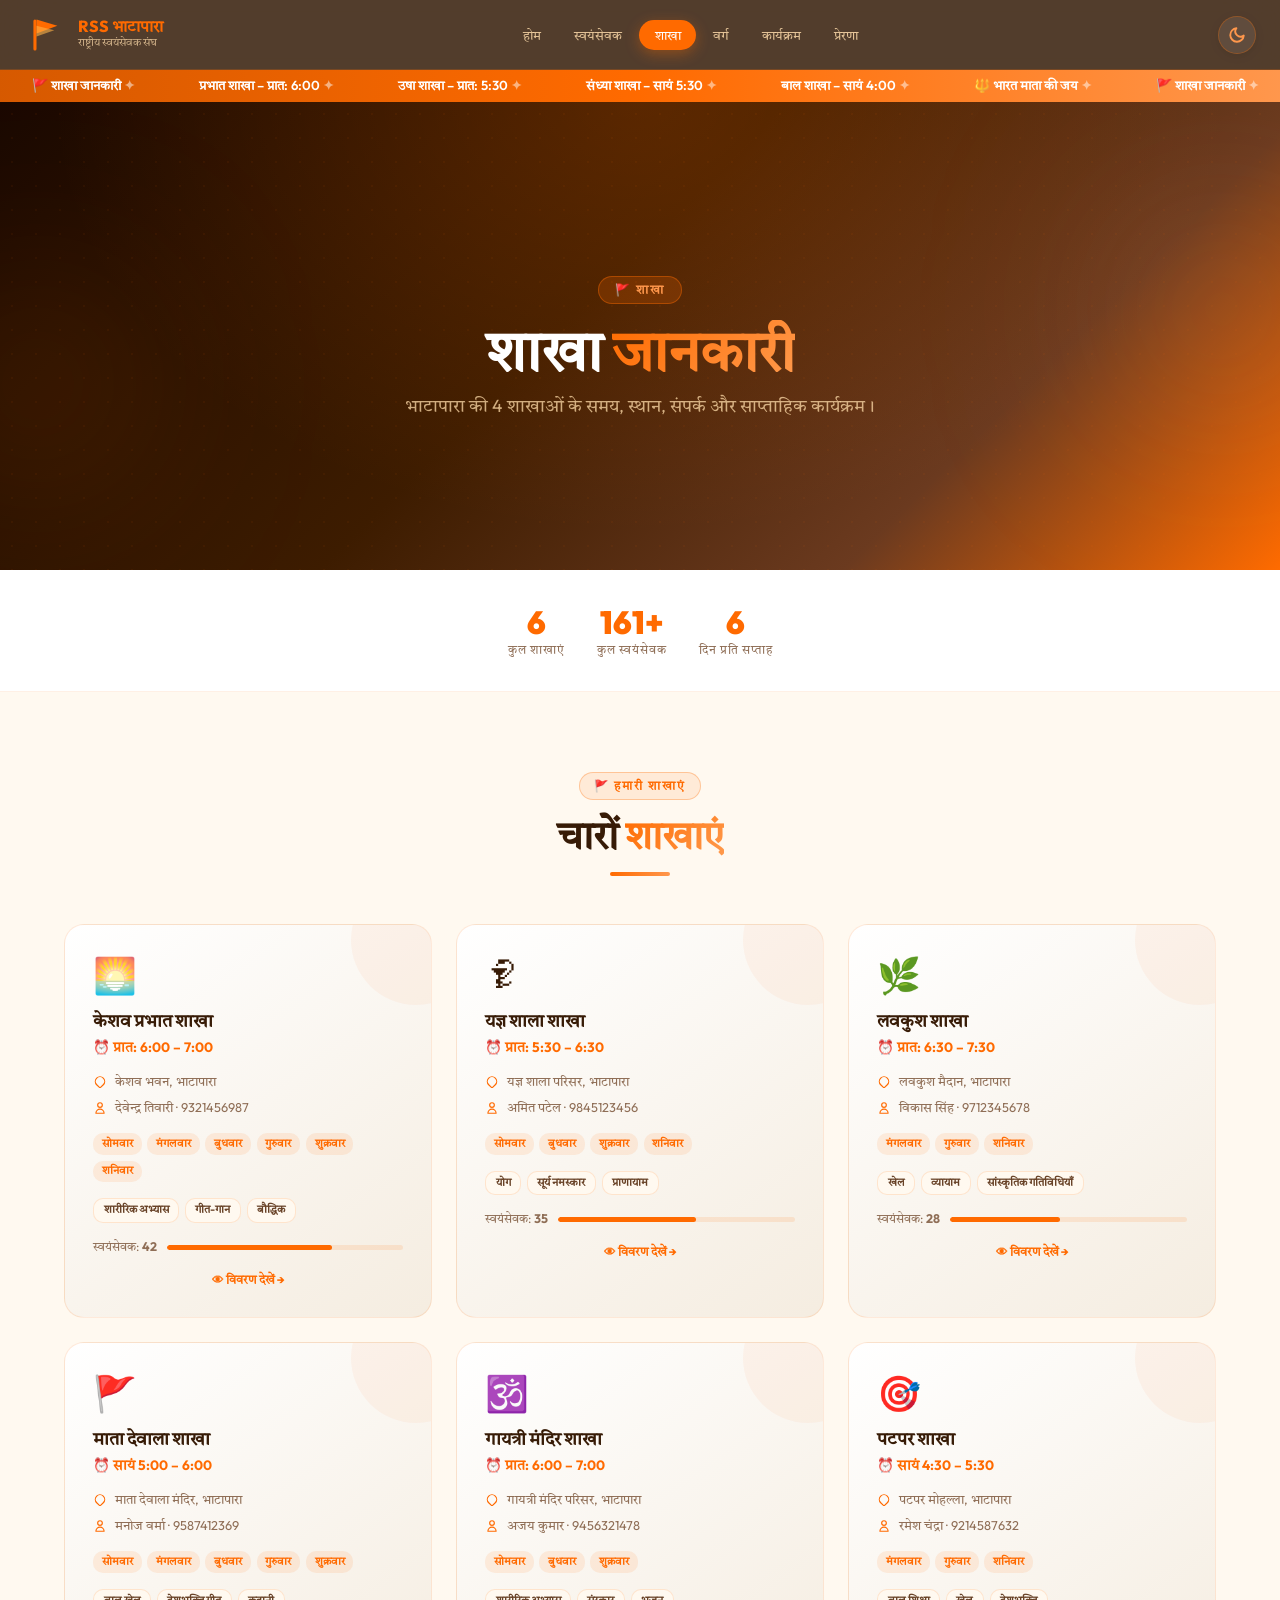
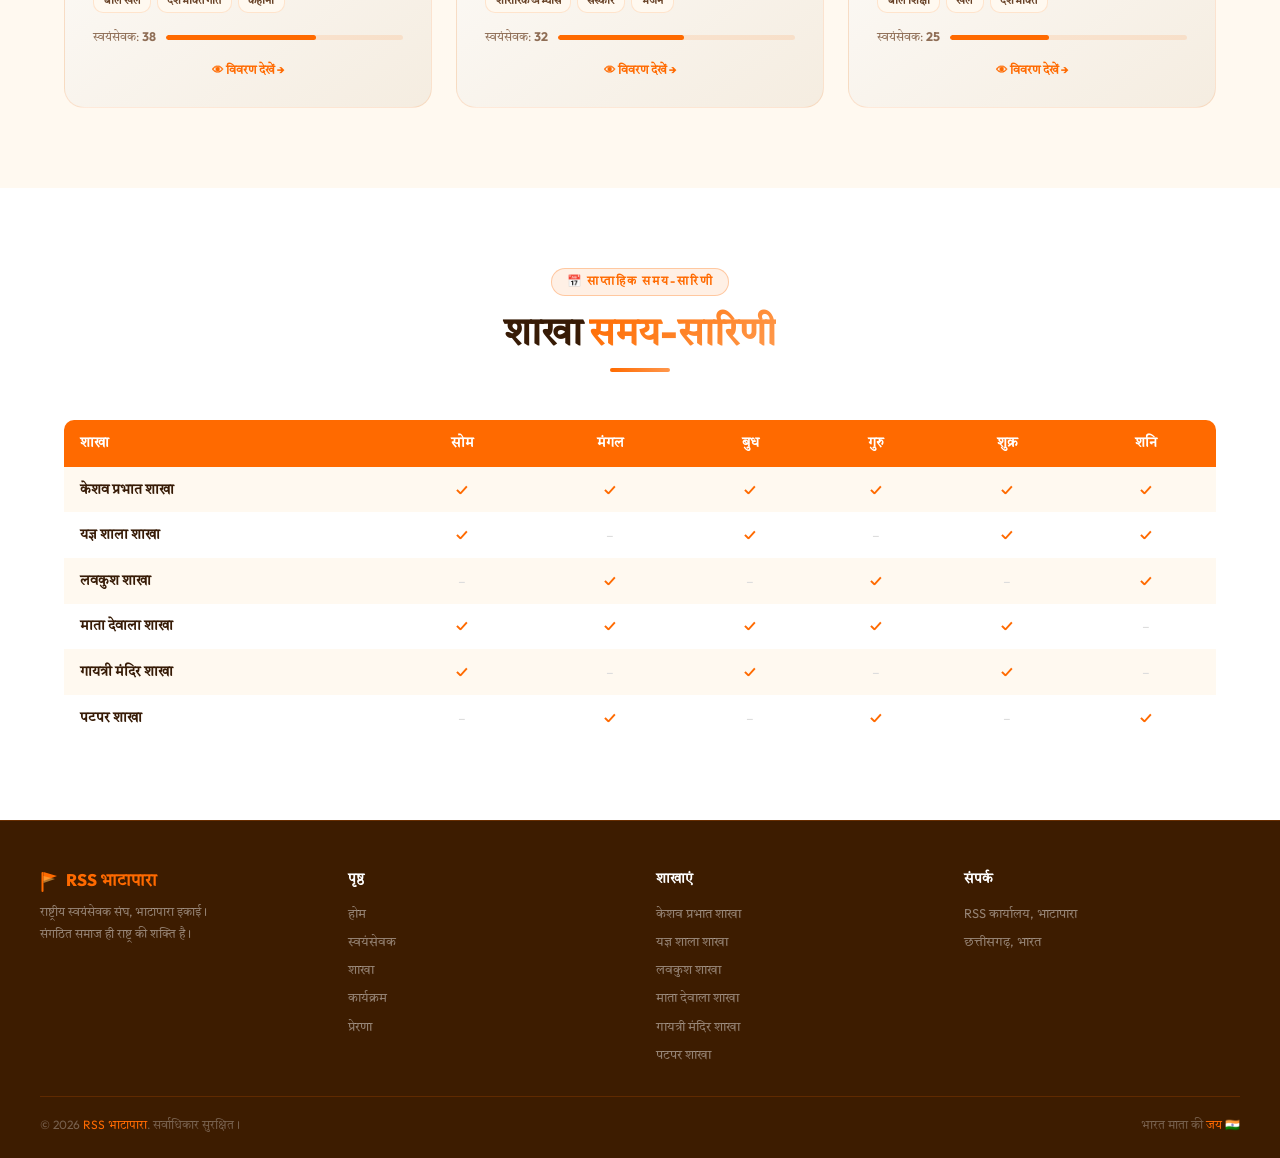
<file: shakha.html>
<!DOCTYPE html>
<html lang="hi">
<head>
  <meta charset="UTF-8"/>
  <meta name="viewport" content="width=device-width,initial-scale=1.0"/>
  <title>शाखा जानकारी – RSS भाटापारा</title>
  <meta name="description" content="RSS भाटापारा की सभी 6 शाखाओं की जानकारी – समय, स्थान, संपर्क और कार्यक्रम।"/>
  <link rel="manifest" href="manifest.json"/>
  <meta name="apple-mobile-web-app-capable" content="yes"/>
  <meta name="apple-mobile-web-app-status-bar-style" content="default"/>
  <meta name="apple-mobile-web-app-title" content="RSS भाटापारा"/>
  <link rel="apple-touch-icon" href="images/icon-192.png"/>
  <meta name="theme-color" content="#FF6B00"/>
  <link rel="stylesheet" href="css/style.css"/>
  <style>
    /* ── Shakha Popup Modal ── */
    .shakha-modal-overlay {
      display:none; position:fixed; inset:0; background:rgba(0,0,0,0.55);
      backdrop-filter:blur(4px); z-index:9000; align-items:center; justify-content:center; padding:1rem;
    }
    .shakha-modal-overlay.open { display:flex; }
    .shakha-modal {
      background:var(--white); color:var(--brown); border-radius:24px; max-width:560px; width:100%;
      box-shadow:0 24px 80px rgba(0,0,0,0.25); overflow:hidden;
      animation:modalIn 0.3s cubic-bezier(0.34,1.56,0.64,1);
      border: 1px solid rgba(255,107,0,0.15);
    }
    @keyframes modalIn { from{opacity:0;transform:scale(0.88)} to{opacity:1;transform:scale(1)} }
    .shakha-modal-header {
      background:linear-gradient(135deg,#3D1C00,#7A3B10);
      padding:1.75rem 2rem; display:flex; align-items:center; gap:1rem;
    }
    .shakha-modal-icon { font-size:2.5rem; }
    .shakha-modal-header h2 { color:#fff; font-size:1.25rem; font-weight:900; margin:0; }
    .shakha-modal-header p { color:rgba(255,255,255,0.6); font-size:0.8rem; margin:0.25rem 0 0; }
    .shakha-modal-close {
      margin-left:auto; background:rgba(255,255,255,0.15); border:none; color:#fff;
      width:34px; height:34px; border-radius:50%; font-size:1.1rem; cursor:pointer;
      display:flex; align-items:center; justify-content:center; flex-shrink:0;
      transition:background 0.2s;
    }
    .shakha-modal-close:hover { background:rgba(255,255,255,0.3); }
    .shakha-modal-body { padding:1.75rem 2rem; }
    .modal-info-grid { display:grid; grid-template-columns:1fr 1fr; gap:0.9rem; margin-bottom:1.25rem; }
    .modal-info-item { background:var(--cream-dark); border:1px solid rgba(255,107,0,0.12); border-radius:12px; padding:0.8rem 1rem; }
    .modal-info-label { font-size:0.68rem; font-weight:700; color:#FF6B00; text-transform:uppercase; letter-spacing:0.7px; margin-bottom:0.25rem; }
    .modal-info-value { font-size:0.9rem; font-weight:700; color:var(--brown); }
    .modal-info-value.empty { color:#ccc; font-weight:400; font-style:italic; font-size:0.82rem; }
    .modal-roles-title { font-size:0.78rem; font-weight:800; color:var(--brown); text-transform:uppercase; letter-spacing:0.8px; margin:1.25rem 0 0.7rem; border-top:1px solid rgba(255,107,0,0.1); padding-top:1rem; }
    .modal-roles-grid { display:grid; grid-template-columns:1fr 1fr; gap:0.75rem; }
    .modal-role-card { background:linear-gradient(135deg,var(--cream),var(--cream-dark)); border:1.5px solid rgba(255,107,0,0.18); border-radius:12px; padding:0.85rem 1rem; }
    .modal-role-label { font-size:0.66rem; font-weight:700; color:#FF6B00; text-transform:uppercase; letter-spacing:0.7px; }
    .modal-role-value { font-size:0.92rem; font-weight:800; color:var(--brown); margin-top:0.2rem; }
    .modal-role-value.empty { color:#bbb; font-weight:400; font-size:0.8rem; font-style:italic; }
    .modal-pills { display:flex; flex-wrap:wrap; gap:0.4rem; margin-top:0.5rem; }
    .modal-pill { background:rgba(255,107,0,0.1); color:var(--bhagwa,#FF6B00); border-radius:20px; padding:0.2rem 0.7rem; font-size:0.72rem; font-weight:600; }
    .shakha-card { cursor:pointer; }
    .shakha-card:hover { transform:translateY(-6px) !important; box-shadow:0 16px 40px rgba(255,107,0,0.18) !important; }
    @media(max-width:540px){ .modal-info-grid,.modal-roles-grid{grid-template-columns:1fr;} .shakha-modal-body{padding:1.25rem;} }
  </style>
</head>
<body>

<nav id="navbar">
  <div class="nav-inner">
    <a href="index.html" class="nav-brand">
      <div class="nav-emblem" style="background:transparent;padding:0;font-size:0;"><svg viewBox="0 0 36 44" width="28" height="34" xmlns="http://www.w3.org/2000/svg"><rect x="3" y="2" width="4" height="40" rx="2" fill="#FF6B00"/><polygon points="7,2 34,10 7,20" fill="#FF6B00"/><polygon points="7,10 30,16 7,24" fill="#FFB347" opacity="0.6"/></svg></div>
      <div class="nav-brand-text"><h1>RSS भाटापारा</h1><p>राष्ट्रीय स्वयंसेवक संघ</p></div>
    </a>
    <ul class="nav-links" id="nav-links">
      <li><a href="index.html"      class="nav-link">होम</a></li>
      <li><a href="volunteers.html" class="nav-link">स्वयंसेवक</a></li>
      <li><a href="shakha.html"     class="nav-link">शाखा</a></li>
      <li><a href="varg.html"       class="nav-link">वर्ग</a></li>
      <li><a href="events.html"     class="nav-link">कार्यक्रम</a></li>
      <li><a href="prerna.html"     class="nav-link">प्रेरणा</a></li>
    </ul>
    <button class="hamburger" id="hamburger" aria-label="मेनू" aria-expanded="false">
      <span></span><span></span><span></span>
    </button>
  </div>
</nav>

<div class="ticker" style="margin-top:70px;">
  <div class="ticker-track">
    <span>🚩 शाखा जानकारी</span><span>प्रभात शाखा – प्रात: 6:00</span>
    <span>उषा शाखा – प्रात: 5:30</span><span>संध्या शाखा – सायं 5:30</span>
    <span>बाल शाखा – सायं 4:00</span><span>🔱 भारत माता की जय</span>
    <span>🚩 शाखा जानकारी</span><span>प्रभात शाखा – प्रात: 6:00</span>
    <span>उषा शाखा – प्रात: 5:30</span><span>संध्या शाखा – सायं 5:30</span>
    <span>बाल शाखा – सायं 4:00</span><span>🔱 भारत माता की जय</span>
  </div>
</div>

<div class="page-hero">
  <div class="page-hero-content">
    <div class="page-tag">🚩 शाखा</div>
    <h1 class="page-title">शाखा <span>जानकारी</span></h1>
    <p class="page-subtitle">भाटापारा की 4 शाखाओं के समय, स्थान, संपर्क और साप्ताहिक कार्यक्रम।</p>
  </div>
</div>

<!-- SHAKHA OVERVIEW STRIP -->
<div style="background:var(--white);padding:2rem 1.5rem;border-bottom:1px solid rgba(255,107,0,0.1);">
  <div class="container" style="display:flex;gap:2rem;flex-wrap:wrap;justify-content:center;text-align:center;">
    <div><div style="font-size:2rem;font-weight:900;color:var(--bhagwa);">6</div><div style="font-size:0.72rem;color:var(--brown-muted);text-transform:uppercase;letter-spacing:1px;">कुल शाखाएं</div></div>
    <div><div style="font-size:2rem;font-weight:900;color:var(--bhagwa);">161+</div><div style="font-size:0.72rem;color:var(--brown-muted);text-transform:uppercase;letter-spacing:1px;">कुल स्वयंसेवक</div></div>
    <div><div style="font-size:2rem;font-weight:900;color:var(--bhagwa);">6</div><div style="font-size:0.72rem;color:var(--brown-muted);text-transform:uppercase;letter-spacing:1px;">दिन प्रति सप्ताह</div></div>
  </div>
</div>

<!-- SHAKHA CARDS -->
<section class="page-section" style="background:var(--cream);">
  <div class="container">
    <div class="section-header reveal">
      <div class="section-tag">🚩 हमारी शाखाएं</div>
      <h2 class="section-title">चारों <span>शाखाएं</span></h2>
      <div class="section-div"></div>
    </div>
    <div class="grid-3" id="shakha-grid"></div>
  </div>
</section>

<!-- SHAKHA SCHEDULE TABLE -->
<section class="page-section" style="background:var(--white);">
  <div class="container">
    <div class="section-header reveal">
      <div class="section-tag">📅 साप्ताहिक समय-सारिणी</div>
      <h2 class="section-title">शाखा <span>समय-सारिणी</span></h2>
      <div class="section-div"></div>
    </div>
    <div class="reveal" style="overflow-x:auto;">
      <table style="width:100%;border-collapse:collapse;font-size:0.88rem;">
        <thead>
          <tr style="background:var(--bhagwa);color:#fff;">
            <th style="padding:0.85rem 1rem;text-align:left;border-radius:10px 0 0 0;">शाखा</th>
            <th style="padding:0.85rem 1rem;">सोम</th><th style="padding:0.85rem 1rem;">मंगल</th>
            <th style="padding:0.85rem 1rem;">बुध</th><th style="padding:0.85rem 1rem;">गुरु</th>
            <th style="padding:0.85rem 1rem;">शुक्र</th><th style="padding:0.85rem 1rem;border-radius:0 10px 0 0;">शनि</th>
          </tr>
        </thead>
        <tbody id="schedule-table"></tbody>
      </table>
    </div>
  </div>
</section>

<!-- SHAKHA DETAIL MODAL -->
<div class="shakha-modal-overlay" id="shakha-modal-overlay" role="dialog" aria-modal="true">
  <div class="shakha-modal">
    <div class="shakha-modal-header">
      <div class="shakha-modal-icon" id="modal-icon">🚩</div>
      <div>
        <h2 id="modal-name">शाखा नाम</h2>
        <p id="modal-timing"></p>
      </div>
      <button class="shakha-modal-close" onclick="closeShakhaModal()" aria-label="बंद करें">✕</button>
    </div>
    <div class="shakha-modal-body">
      <!-- Basic info -->
      <div class="modal-info-grid">
        <div class="modal-info-item">
          <div class="modal-info-label">📍 स्थान</div>
          <div class="modal-info-value" id="modal-address"></div>
        </div>
        <div class="modal-info-item">
          <div class="modal-info-label">📞 संपर्क</div>
          <div class="modal-info-value" id="modal-contact"></div>
        </div>
        <div class="modal-info-item">
          <div class="modal-info-label">👥 स्वयंसेवक</div>
          <div class="modal-info-value" id="modal-strength"></div>
        </div>
        <div class="modal-info-item">
          <div class="modal-info-label">📅 शाखा दिन</div>
          <div class="modal-pills" id="modal-schedule"></div>
        </div>
      </div>
      <div class="modal-info-item" style="margin-bottom:0;">
        <div class="modal-info-label">🎯 गतिविधियाँ</div>
        <div class="modal-pills" id="modal-activities"></div>
      </div>

      <!-- Role fields -->
      <div class="modal-roles-title">🏛️ शाखा पदाधिकारी</div>
      <div class="modal-roles-grid">
        <div class="modal-role-card">
          <div class="modal-role-label">📖 मुख्य शिक्षक</div>
          <div class="modal-role-value" id="modal-mukhya"></div>
        </div>
        <div class="modal-role-card">
          <div class="modal-role-label">📋 शाखा कार्यवाह</div>
          <div class="modal-role-value" id="modal-karyavah"></div>
        </div>
        <div class="modal-role-card">
          <div class="modal-role-label">👤 गण शिक्षक</div>
          <div class="modal-role-value" id="modal-gan-s"></div>
        </div>
        <div class="modal-role-card">
          <div class="modal-role-label">⚡ गण नायक</div>
          <div class="modal-role-value" id="modal-gan-n"></div>
        </div>
      </div>
    </div>
  </div>
</div>

<footer>
  <div class="footer-grid">
    <div class="footer-brand"><h3><svg viewBox="0 0 36 44" width="18" height="22" style="vertical-align:middle;margin-right:5px" xmlns="http://www.w3.org/2000/svg"><rect x="3" y="2" width="4" height="40" rx="2" fill="#FF6B00"/><polygon points="7,2 34,10 7,20" fill="#FF6B00"/><polygon points="7,10 30,16 7,24" fill="#FFB347" opacity="0.6"/></svg> RSS भाटापारा</h3><p>राष्ट्रीय स्वयंसेवक संघ, भाटापारा इकाई।<br/>संगठित समाज ही राष्ट्र की शक्ति है।</p></div>
    <div class="footer-col"><h4>पृष्ठ</h4><ul>
      <li><a href="index.html">होम</a></li><li><a href="volunteers.html">स्वयंसेवक</a></li>
      <li><a href="shakha.html">शाखा</a></li><li><a href="events.html">कार्यक्रम</a></li><li><a href="prerna.html">प्रेरणा</a></li>
    </ul></div>
    <div class="footer-col"><h4>शाखाएं</h4><ul>
      <li><a href="shakha.html">केशव प्रभात शाखा</a></li><li><a href="shakha.html">यज्ञ शाला शाखा</a></li>
      <li><a href="shakha.html">लवकुश शाखा</a></li><li><a href="shakha.html">माता देवाला शाखा</a></li>
      <li><a href="shakha.html">गायत्री मंदिर शाखा</a></li><li><a href="shakha.html">पटपर शाखा</a></li>
    </ul></div>
    <div class="footer-col"><h4>संपर्क</h4><ul>
      <li><a href="#">RSS कार्यालय, भाटापारा</a></li><li><a href="#">छत्तीसगढ़, भारत</a></li>
    </ul></div>
  </div>
  <div class="footer-bottom">
    <p>&copy; 2026 <span>RSS भाटापारा</span>. सर्वाधिकार सुरक्षित।</p>
    <p>भारत माता की <span>जय 🇮🇳</span></p>
  </div>
</footer>
<button id="btt" aria-label="ऊपर जाएं">
  <svg fill="none" viewBox="0 0 24 24" stroke-width="2.5"><path stroke-linecap="round" stroke-linejoin="round" d="M5 15l7-7 7 7"/></svg>
</button>

<script src="js/shared.js"></script>
<script>
  const icons = ['🌅','🕏','🌿','🚩','🕉️','🎯'];
  const allDays = ['सोमवार','मंगलवार','बुधवार','गुरुवार','शुक्रवार','शनिवार'];

  document.getElementById('shakha-grid').innerHTML = SHAKHA_DATA.map((s,i) => `
    <div class="shakha-card reveal" onclick="openShakhaModal(${i})">
      <div class="shakha-icon">${icons[i]}</div>
      <div class="shakha-name">${s.name}</div>
      <div class="shakha-timing">⏰ ${s.timing}</div>
      <div class="shakha-info">
        <div class="s-row"><svg fill="none" viewBox="0 0 24 24" stroke-width="2"><path stroke-linecap="round" stroke-linejoin="round" d="M17.657 16.657L13.414 20.9a1.998 1.998 0 01-2.827 0l-4.244-4.243a8 8 0 1111.314 0z"/></svg>${s.address}</div>
        <div class="s-row"><svg fill="none" viewBox="0 0 24 24" stroke-width="2"><path stroke-linecap="round" stroke-linejoin="round" d="M16 7a4 4 0 11-8 0 4 4 0 018 0zM12 14a7 7 0 00-7 7h14a7 7 0 00-7-7z"/></svg>${s.contact_person} · ${s.contact}</div>
      </div>
      <div class="day-pills">${s.schedule.map(d=>`<span class="day-pill">${d}</span>`).join('')}</div>
      <div class="act-pills">${s.activities.map(a=>`<span class="act-pill">${a}</span>`).join('')}</div>
      <div class="strength-row" style="margin-top:1rem;">
        <span>स्वयंसेवक: <strong>${s.strength}</strong></span>
        <div class="bar"><div class="bar-fill" style="width:${Math.min(s.strength/60*100,100)}%"></div></div>
      </div>
      <div style="margin-top:1rem;font-size:0.72rem;color:var(--bhagwa);font-weight:700;text-align:center;">&#128065; विवरण देखें →</div>
    </div>`).join('');

  // Schedule table
  const days = ['सोमवार','मंगलवार','बुधवार','गुरुवार','शुक्रवार','शनिवार'];
  document.getElementById('schedule-table').innerHTML = SHAKHA_DATA.map((s,i) => `
    <tr style="background:${i%2===0?'var(--cream)':'var(--white)'};">
      <td style="padding:0.8rem 1rem;font-weight:700;color:var(--brown);">${s.name}</td>
      ${days.map(d => `<td style="padding:0.8rem 1rem;text-align:center;">${s.schedule.includes(d)?'<span style="color:var(--bhagwa);font-weight:700;">✓</span>':'<span style="color:#ddd;">–</span>'}</td>`).join('')}
    </tr>`).join('');

  // Modal
  function openShakhaModal(idx) {
    const s = SHAKHA_DATA[idx];
    const ic = ['&#127797;','&#128335;','&#127807;','&#128169;','&#128329;&#65039;','&#127919;'];
    document.getElementById('modal-icon').innerHTML  = ['&#127797;','&#128335;','&#127807;','&#128488;','&#128329;&#65039;','&#127919;'][idx];
    document.getElementById('modal-name').textContent  = s.name;
    document.getElementById('modal-timing').textContent = '⏰ ' + s.timing;
    document.getElementById('modal-address').textContent  = s.address;
    document.getElementById('modal-contact').textContent  = s.contact_person + ' — ' + s.contact;
    document.getElementById('modal-strength').textContent = s.strength + ' स्वयंसेवक';
    document.getElementById('modal-schedule').innerHTML   = s.schedule.map(d=>`<span class="modal-pill">${d}</span>`).join('');
    document.getElementById('modal-activities').innerHTML = s.activities.map(a=>`<span class="modal-pill">${a}</span>`).join('');
    // Role fields
    const setRole = (id, val) => {
      const el = document.getElementById(id);
      el.textContent = val || '— अज्ञात —';
      el.className = 'modal-role-value' + (val ? '' : ' empty');
    };
    setRole('modal-mukhya',  s.mukhya_shikshak);
    setRole('modal-karyavah',s.shakha_karyavah);
    setRole('modal-gan-s',   s.gan_shikshak);
    setRole('modal-gan-n',   s.gan_nayak);
    document.getElementById('shakha-modal-overlay').classList.add('open');
    document.body.style.overflow = 'hidden';
  }
  function closeShakhaModal() {
    document.getElementById('shakha-modal-overlay').classList.remove('open');
    document.body.style.overflow = '';
  }
  document.getElementById('shakha-modal-overlay').addEventListener('click', e => {
    if (e.target === e.currentTarget) closeShakhaModal();
  });
  document.addEventListener('keydown', e => { if(e.key==='Escape') closeShakhaModal(); });

  observeReveal();
</script>
</body>
</html>
</file>
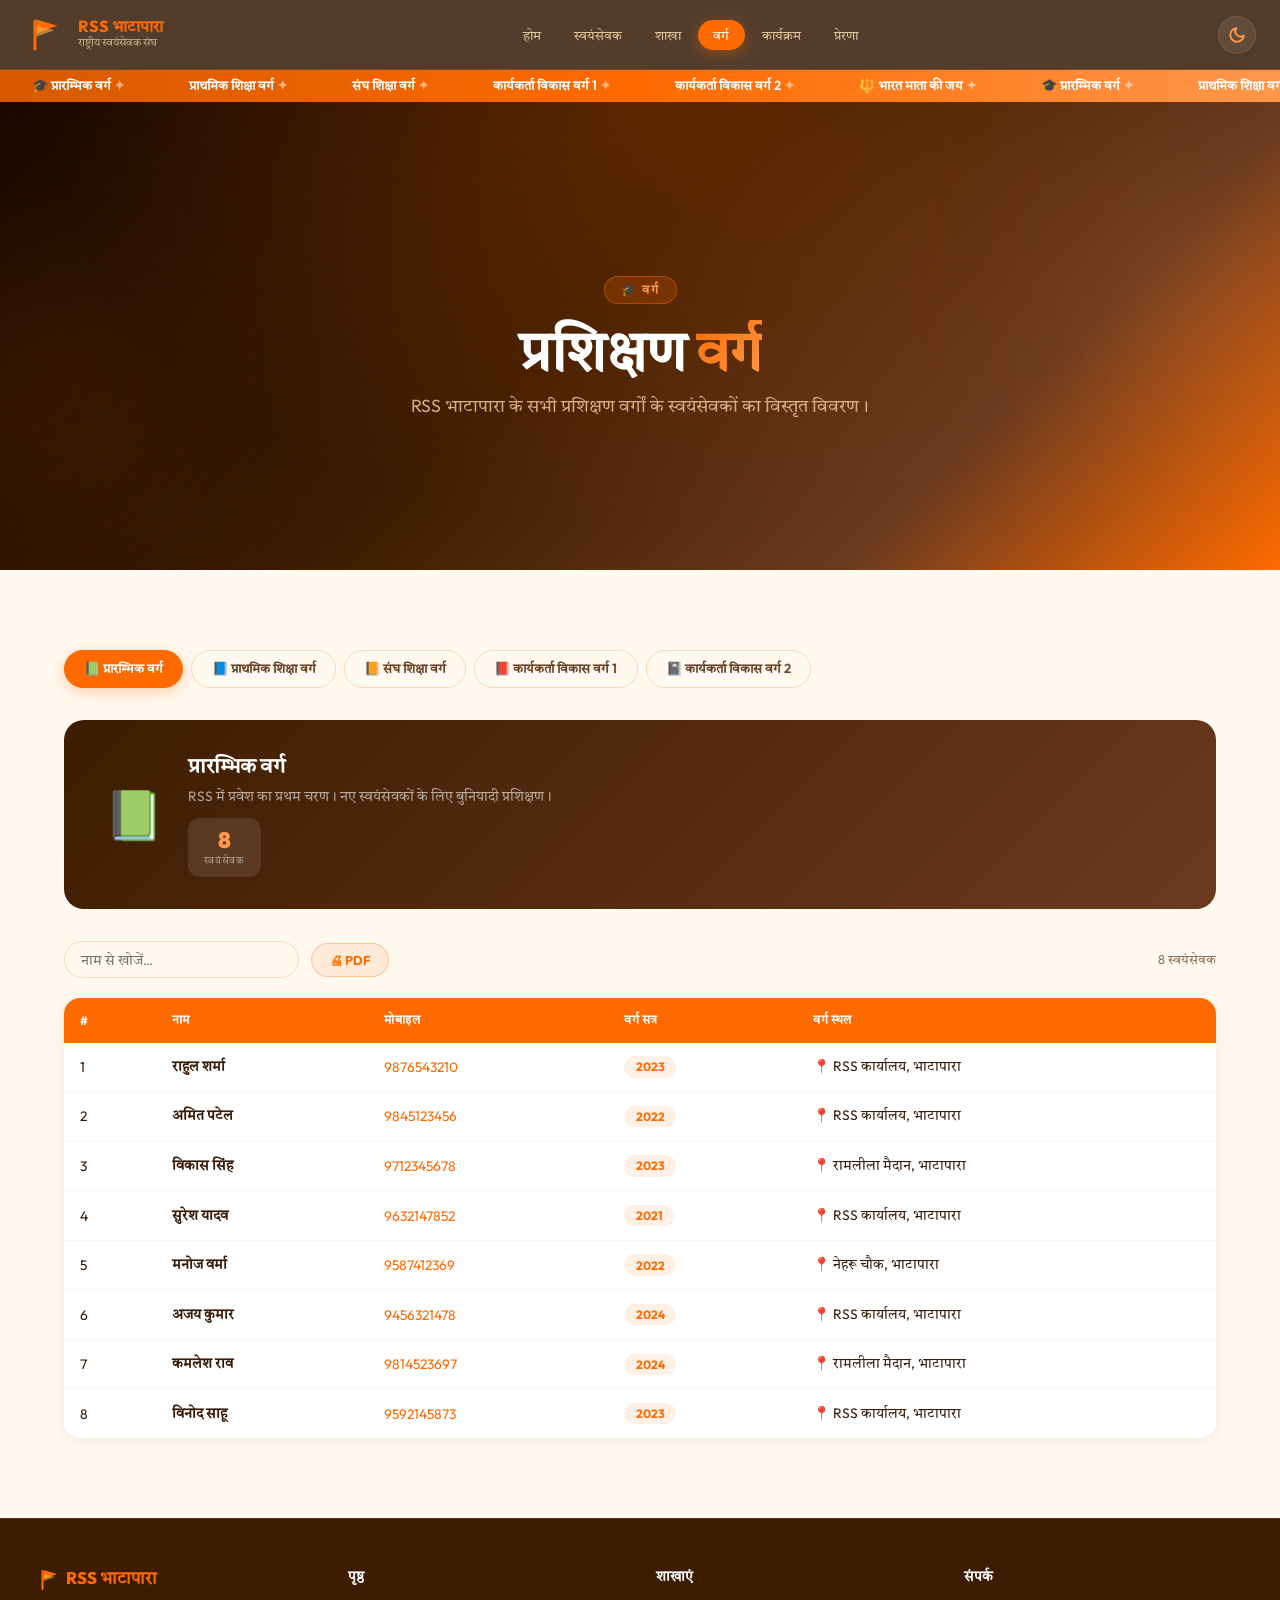
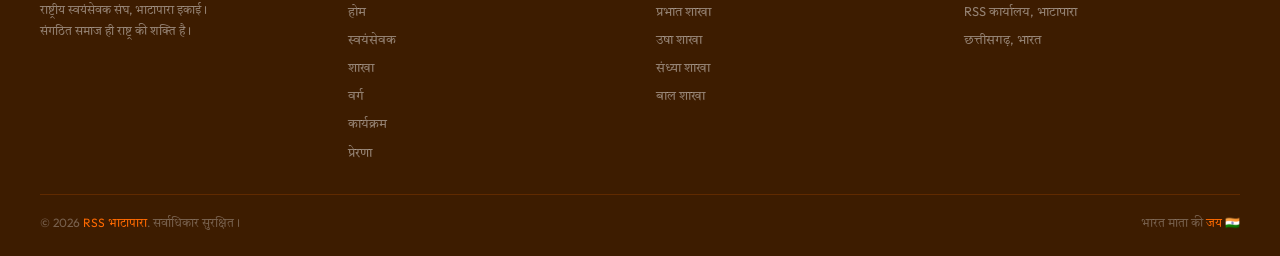
<file: varg.html>
<!DOCTYPE html>
<html lang="hi">
<head>
  <meta charset="UTF-8"/>
  <meta name="viewport" content="width=device-width,initial-scale=1.0"/>
  <title>वर्ग विवरण – RSS भाटापारा</title>
  <meta name="description" content="RSS भाटापारा के सभी प्रशिक्षण वर्गों के स्वयंसेवकों का विवरण।"/>
  <link rel="manifest" href="manifest.json"/>
  <meta name="apple-mobile-web-app-capable" content="yes"/>
  <meta name="apple-mobile-web-app-status-bar-style" content="default"/>
  <meta name="apple-mobile-web-app-title" content="RSS भाटापारा"/>
  <link rel="apple-touch-icon" href="images/icon-192.png"/>
  <meta name="theme-color" content="#FF6B00"/>
  <link rel="stylesheet" href="css/style.css"/>
  <style>
    /* ── Varg Tabs ── */
    .varg-tabs { display:flex; gap:0.5rem; flex-wrap:wrap; margin-bottom:2rem; }
    .vtab {
      padding:0.55rem 1.2rem; border-radius:30px; border:1.5px solid rgba(255,107,0,0.25);
      background:transparent; color:var(--brown-light); font-family:inherit; font-size:0.82rem;
      font-weight:600; cursor:pointer; transition:all 0.25s; white-space:nowrap;
    }
    .vtab:hover { background:rgba(255,107,0,0.08); border-color:var(--bhagwa); }
    .vtab.active { background:var(--bhagwa); color:#fff; border-color:var(--bhagwa); box-shadow:0 4px 14px rgba(255,107,0,0.3); }

    /* ── Varg Panel ── */
    .varg-panel { display:none; }
    .varg-panel.active { display:block; }

    .varg-header-card {
      background:linear-gradient(135deg,#3D1C00,#6B3A1F);
      border-radius:20px; padding:2rem 2.5rem; margin-bottom:2rem;
      display:flex; align-items:center; gap:1.5rem; flex-wrap:wrap;
    }
    .varg-icon-big { font-size:3rem; }
    .varg-header-info h3 { color:#fff; font-size:1.3rem; font-weight:900; margin:0 0 0.3rem; }
    .varg-header-info p { color:rgba(255,255,255,0.6); font-size:0.85rem; margin:0; }
    .varg-stats-row { display:flex; gap:1.5rem; flex-wrap:wrap; margin-top:0.75rem; }
    .varg-stat { background:rgba(255,255,255,0.1); border-radius:12px; padding:0.5rem 1rem; text-align:center; }
    .varg-stat .vs-num { font-size:1.4rem; font-weight:900; color:var(--bhagwa-light); }
    .varg-stat .vs-label { font-size:0.65rem; color:rgba(255,255,255,0.5); text-transform:uppercase; letter-spacing:0.8px; }

    /* ── Search Bar ── */
    .varg-toolbar { display:flex; gap:0.75rem; flex-wrap:wrap; margin-bottom:1.25rem; align-items:center; }
    .varg-search { padding:0.55rem 1rem; border:1.5px solid rgba(255,107,0,0.22); border-radius:20px; font-family:inherit; font-size:0.85rem; color:var(--brown); background:var(--cream); outline:none; min-width:220px; }
    .varg-search:focus { border-color:var(--bhagwa); }
    .varg-count { font-size:0.8rem; color:var(--brown-muted); margin-left:auto; }

    /* ── Table ── */
    .varg-table-wrap { background:var(--white); border-radius:16px; box-shadow:0 2px 16px rgba(0,0,0,0.07); overflow:hidden; }
    .varg-table-wrap table { width:100%; border-collapse:collapse; }
    .varg-table-wrap thead tr { background:var(--bhagwa); }
    .varg-table-wrap th { padding:0.85rem 1rem; text-align:left; font-size:0.75rem; font-weight:700; color:#fff; text-transform:uppercase; letter-spacing:0.5px; white-space:nowrap; }
    .varg-table-wrap td { padding:0.85rem 1rem; font-size:0.86rem; color:var(--brown); border-bottom:1px solid rgba(255,107,0,0.07); }
    .varg-table-wrap tr:last-child td { border-bottom:none; }
    .varg-table-wrap tr:hover td { background:rgba(255,107,0,0.03); }
    .badge-year { display:inline-block; padding:0.2rem 0.7rem; border-radius:20px; background:rgba(255,107,0,0.1); color:var(--bhagwa); font-size:0.75rem; font-weight:700; }
    .empty-msg { text-align:center; padding:3rem; color:#bbb; font-size:0.9rem; }

    .print-btn { padding:0.5rem 1.1rem; background:rgba(255,107,0,0.1); color:var(--bhagwa); border:1.5px solid rgba(255,107,0,0.3); border-radius:20px; font-family:inherit; font-size:0.8rem; font-weight:700; cursor:pointer; transition:all 0.2s; }
    .print-btn:hover { background:var(--bhagwa); color:#fff; border-color:var(--bhagwa); }

    @media(max-width:700px){
      .varg-table-wrap thead { display:none; }
      .varg-table-wrap td { display:block; padding:0.35rem 1rem; }
      .varg-table-wrap td::before { content:attr(data-label); font-weight:700; color:var(--bhagwa); margin-right:0.5rem; font-size:0.72rem; }
      .varg-header-card { padding:1.25rem; }
    }
  </style>
</head>
<body>

<nav id="navbar">
  <div class="nav-inner">
    <a href="index.html" class="nav-brand">
      <div class="nav-emblem" style="background:transparent;padding:0;font-size:0;"><svg viewBox="0 0 36 44" width="28" height="34" xmlns="http://www.w3.org/2000/svg"><rect x="3" y="2" width="4" height="40" rx="2" fill="#FF6B00"/><polygon points="7,2 34,10 7,20" fill="#FF6B00"/><polygon points="7,10 30,16 7,24" fill="#FFB347" opacity="0.6"/></svg></div>
      <div class="nav-brand-text"><h1>RSS भाटापारा</h1><p>राष्ट्रीय स्वयंसेवक संघ</p></div>
    </a>
    <ul class="nav-links" id="nav-links">
      <li><a href="index.html"      class="nav-link">होम</a></li>
      <li><a href="volunteers.html" class="nav-link">स्वयंसेवक</a></li>
      <li><a href="shakha.html"     class="nav-link">शाखा</a></li>
      <li><a href="varg.html"       class="nav-link">वर्ग</a></li>
      <li><a href="events.html"     class="nav-link">कार्यक्रम</a></li>
      <li><a href="prerna.html"     class="nav-link">प्रेरणा</a></li>
    </ul>
    <button class="hamburger" id="hamburger" aria-label="मेनू" aria-expanded="false">
      <span></span><span></span><span></span>
    </button>
  </div>
</nav>

<div class="ticker" style="margin-top:70px;">
  <div class="ticker-track">
    <span>🎓 प्रारम्भिक वर्ग</span><span>प्राथमिक शिक्षा वर्ग</span>
    <span>संघ शिक्षा वर्ग</span><span>कार्यकर्ता विकास वर्ग 1</span>
    <span>कार्यकर्ता विकास वर्ग 2</span><span>🔱 भारत माता की जय</span>
    <span>🎓 प्रारम्भिक वर्ग</span><span>प्राथमिक शिक्षा वर्ग</span>
    <span>संघ शिक्षा वर्ग</span><span>कार्यकर्ता विकास वर्ग 1</span>
    <span>कार्यकर्ता विकास वर्ग 2</span><span>🔱 भारत माता की जय</span>
  </div>
</div>

<div class="page-hero">
  <div class="page-hero-content">
    <div class="page-tag">🎓 वर्ग</div>
    <h1 class="page-title">प्रशिक्षण <span>वर्ग</span></h1>
    <p class="page-subtitle">RSS भाटापारा के सभी प्रशिक्षण वर्गों के स्वयंसेवकों का विस्तृत विवरण।</p>
  </div>
</div>

<section class="page-section" style="background:var(--cream);">
  <div class="container">

    <!-- TABS -->
    <div class="varg-tabs" id="varg-tabs">
      <button class="vtab active" data-varg="0">📗 प्रारम्भिक वर्ग</button>
      <button class="vtab" data-varg="1">📘 प्राथमिक शिक्षा वर्ग</button>
      <button class="vtab" data-varg="2">📙 संघ शिक्षा वर्ग</button>
      <button class="vtab" data-varg="3">📕 कार्यकर्ता विकास वर्ग 1</button>
      <button class="vtab" data-varg="4">📓 कार्यकर्ता विकास वर्ग 2</button>
    </div>

    <!-- PANEL 0 — PRARAMBHIK -->
    <div class="varg-panel active" id="panel-0">
      <div class="varg-header-card">
        <div class="varg-icon-big">📗</div>
        <div class="varg-header-info">
          <h3>प्रारम्भिक वर्ग</h3>
          <p>RSS में प्रवेश का प्रथम चरण। नए स्वयंसेवकों के लिए बुनियादी प्रशिक्षण।</p>
          <div class="varg-stats-row">
            <div class="varg-stat"><div class="vs-num" id="count-0">—</div><div class="vs-label">स्वयंसेवक</div></div>
          </div>
        </div>
      </div>
      <div class="varg-toolbar">
        <input class="varg-search" type="search" placeholder="नाम से खोजें…" oninput="filterVarg(0,this.value)"/>
        <button class="print-btn" onclick="printVarg(0)">🖨 PDF</button>
        <span class="varg-count" id="vc-0"></span>
      </div>
      <div class="varg-table-wrap"><table>
        <thead><tr><th>#</th><th>नाम</th><th>मोबाइल</th><th>वर्ग सत्र</th><th>वर्ग स्थल</th></tr></thead>
        <tbody id="tbody-0"></tbody>
      </table></div>
    </div>

    <!-- PANEL 1 — PRATHAMIK -->
    <div class="varg-panel" id="panel-1">
      <div class="varg-header-card">
        <div class="varg-icon-big">📘</div>
        <div class="varg-header-info">
          <h3>प्राथमिक शिक्षा वर्ग</h3>
          <p>संघ के मूल सिद्धांत, अनुशासन और सेवा भाव का गहन प्रशिक्षण।</p>
          <div class="varg-stats-row">
            <div class="varg-stat"><div class="vs-num" id="count-1">—</div><div class="vs-label">स्वयंसेवक</div></div>
          </div>
        </div>
      </div>
      <div class="varg-toolbar">
        <input class="varg-search" type="search" placeholder="नाम से खोजें…" oninput="filterVarg(1,this.value)"/>
        <button class="print-btn" onclick="printVarg(1)">🖨 PDF</button>
        <span class="varg-count" id="vc-1"></span>
      </div>
      <div class="varg-table-wrap"><table>
        <thead><tr><th>#</th><th>नाम</th><th>मोबाइल</th><th>वर्ग सत्र</th><th>वर्ग स्थल</th></tr></thead>
        <tbody id="tbody-1"></tbody>
      </table></div>
    </div>

    <!-- PANEL 2 — SANGH SHIKSHA -->
    <div class="varg-panel" id="panel-2">
      <div class="varg-header-card">
        <div class="varg-icon-big">📙</div>
        <div class="varg-header-info">
          <h3>संघ शिक्षा वर्ग</h3>
          <p>उच्च स्तरीय संघ शिक्षा। नागपुर या प्रांत स्तर पर आयोजित।</p>
          <div class="varg-stats-row">
            <div class="varg-stat"><div class="vs-num" id="count-2">—</div><div class="vs-label">स्वयंसेवक</div></div>
          </div>
        </div>
      </div>
      <div class="varg-toolbar">
        <input class="varg-search" type="search" placeholder="नाम से खोजें…" oninput="filterVarg(2,this.value)"/>
        <button class="print-btn" onclick="printVarg(2)">🖨 PDF</button>
        <span class="varg-count" id="vc-2"></span>
      </div>
      <div class="varg-table-wrap"><table>
        <thead><tr><th>#</th><th>नाम</th><th>मोबाइल</th><th>वर्ग सत्र</th><th>वर्ग स्थल</th></tr></thead>
        <tbody id="tbody-2"></tbody>
      </table></div>
    </div>

    <!-- PANEL 3 — KVV 1 -->
    <div class="varg-panel" id="panel-3">
      <div class="varg-header-card">
        <div class="varg-icon-big">📕</div>
        <div class="varg-header-info">
          <h3>कार्यकर्ता विकास वर्ग 1</h3>
          <p>जिला एवं विभाग स्तर पर कार्यकर्ता विकास का प्रथम चरण।</p>
          <div class="varg-stats-row">
            <div class="varg-stat"><div class="vs-num" id="count-3">—</div><div class="vs-label">स्वयंसेवक</div></div>
          </div>
        </div>
      </div>
      <div class="varg-toolbar">
        <input class="varg-search" type="search" placeholder="नाम से खोजें…" oninput="filterVarg(3,this.value)"/>
        <button class="print-btn" onclick="printVarg(3)">🖨 PDF</button>
        <span class="varg-count" id="vc-3"></span>
      </div>
      <div class="varg-table-wrap"><table>
        <thead><tr><th>#</th><th>नाम</th><th>मोबाइल</th><th>वर्ग सत्र</th><th>वर्ग स्थल</th></tr></thead>
        <tbody id="tbody-3"></tbody>
      </table></div>
    </div>

    <!-- PANEL 4 — KVV 2 -->
    <div class="varg-panel" id="panel-4">
      <div class="varg-header-card">
        <div class="varg-icon-big">📓</div>
        <div class="varg-header-info">
          <h3>कार्यकर्ता विकास वर्ग 2</h3>
          <p>प्रान्त स्तर पर वरिष्ठ कार्यकर्ता विकास का द्वितीय चरण।</p>
          <div class="varg-stats-row">
            <div class="varg-stat"><div class="vs-num" id="count-4">—</div><div class="vs-label">स्वयंसेवक</div></div>
          </div>
        </div>
      </div>
      <div class="varg-toolbar">
        <input class="varg-search" type="search" placeholder="नाम से खोजें…" oninput="filterVarg(4,this.value)"/>
        <button class="print-btn" onclick="printVarg(4)">🖨 PDF</button>
        <span class="varg-count" id="vc-4"></span>
      </div>
      <div class="varg-table-wrap"><table>
        <thead><tr><th>#</th><th>नाम</th><th>मोबाइल</th><th>वर्ग सत्र</th><th>वर्ग स्थल</th></tr></thead>
        <tbody id="tbody-4"></tbody>
      </table></div>
    </div>

  </div>
</section>

<footer>
  <div class="footer-grid">
    <div class="footer-brand"><h3><svg viewBox="0 0 36 44" width="18" height="22" style="vertical-align:middle;margin-right:5px" xmlns="http://www.w3.org/2000/svg"><rect x="3" y="2" width="4" height="40" rx="2" fill="#FF6B00"/><polygon points="7,2 34,10 7,20" fill="#FF6B00"/><polygon points="7,10 30,16 7,24" fill="#FFB347" opacity="0.6"/></svg> RSS भाटापारा</h3><p>राष्ट्रीय स्वयंसेवक संघ, भाटापारा इकाई।<br/>संगठित समाज ही राष्ट्र की शक्ति है।</p></div>
    <div class="footer-col"><h4>पृष्ठ</h4><ul>
      <li><a href="index.html">होम</a></li><li><a href="volunteers.html">स्वयंसेवक</a></li>
      <li><a href="shakha.html">शाखा</a></li><li><a href="varg.html">वर्ग</a></li>
      <li><a href="events.html">कार्यक्रम</a></li><li><a href="prerna.html">प्रेरणा</a></li>
    </ul></div>
    <div class="footer-col"><h4>शाखाएं</h4><ul>
      <li><a href="shakha.html">प्रभात शाखा</a></li><li><a href="shakha.html">उषा शाखा</a></li>
      <li><a href="shakha.html">संध्या शाखा</a></li><li><a href="shakha.html">बाल शाखा</a></li>
    </ul></div>
    <div class="footer-col"><h4>संपर्क</h4><ul>
      <li><a href="#">RSS कार्यालय, भाटापारा</a></li><li><a href="#">छत्तीसगढ़, भारत</a></li>
    </ul></div>
  </div>
  <div class="footer-bottom">
    <p>&copy; 2026 <span>RSS भाटापारा</span>. सर्वाधिकार सुरक्षित।</p>
    <p>भारत माता की <span>जय 🇮🇳</span></p>
  </div>
</footer>
<button id="btt" aria-label="ऊपर जाएं">
  <svg fill="none" viewBox="0 0 24 24" stroke-width="2.5"><path stroke-linecap="round" stroke-linejoin="round" d="M5 15l7-7 7 7"/></svg>
</button>

<script src="js/shared.js"></script>
<script src="js/data-loader.js"></script>
<script src="js/varg-data.js"></script>
<script>
  // ── Scroll Reveal (standalone, no shared.js dependency) ──────────────────
  function observeReveal() {
    const io = new IntersectionObserver(entries => {
      entries.forEach(e => { if (e.isIntersecting) { e.target.classList.add('visible'); io.unobserve(e.target); } });
    }, { threshold: 0.08 });
    document.querySelectorAll('.reveal:not(.visible)').forEach(el => io.observe(el));
  }

  // ── Hamburger / Back-to-top ───────────────────────────────────────────────
  document.addEventListener('DOMContentLoaded', () => {
    const hamburger = document.getElementById('hamburger');
    const navLinks  = document.getElementById('nav-links');
    if (hamburger) {
      hamburger.addEventListener('click', () => {
        const open = navLinks.classList.toggle('open');
        hamburger.setAttribute('aria-expanded', open);
      });
      document.querySelectorAll('.nav-link').forEach(a =>
        a.addEventListener('click', () => navLinks.classList.remove('open'))
      );
    }
    const btt = document.getElementById('btt');
    if (btt) {
      window.addEventListener('scroll', () => btt.classList.toggle('visible', window.scrollY > 400));
      btt.addEventListener('click', () => window.scrollTo({ top: 0, behavior: 'smooth' }));
    }
    // Mark active nav link
    const path = location.pathname.split('/').pop() || 'index.html';
    document.querySelectorAll('.nav-link').forEach(a => {
      if (a.getAttribute('href').split('/').pop() === path) a.classList.add('active');
    });
  });

  // Tab switching
  document.getElementById('varg-tabs').addEventListener('click', e => {
    const btn = e.target.closest('.vtab'); if (!btn) return;
    document.querySelectorAll('.vtab').forEach(b => b.classList.remove('active'));
    document.querySelectorAll('.varg-panel').forEach(p => p.classList.remove('active'));
    btn.classList.add('active');
    document.getElementById('panel-' + btn.dataset.varg).classList.add('active');
  });

  const VARG_NAMES = ['प्रारम्भिक वर्ग','प्राथमिक शिक्षा वर्ग','संघ शिक्षा वर्ग','कार्यकर्ता विकास वर्ग 1','कार्यकर्ता विकास वर्ग 2'];

  function renderVarg(idx, list) {
    const tbody = document.getElementById('tbody-' + idx);
    const vc    = document.getElementById('vc-' + idx);
    document.getElementById('count-' + idx).textContent = window.VARG_DATA[idx].length;
    if (!list.length) {
      tbody.innerHTML = `<tr><td colspan="5" class="empty-msg">कोई स्वयंसेवक नहीं मिला।</td></tr>`;
      vc.textContent = '0 मिले';
      return;
    }
    tbody.innerHTML = list.map((v, i) => `
      <tr>
        <td data-label="#">${i+1}</td>
        <td data-label="नाम"><strong>${esc(v.name)}</strong></td>
        <td data-label="मोबाइल"><a href="tel:${esc(v.mobile)}" style="color:var(--bhagwa);text-decoration:none;">${esc(v.mobile)}</a></td>
        <td data-label="वर्ग सत्र"><span class="badge-year">${esc(v.session)}</span></td>
        <td data-label="वर्ग स्थल">📍 ${esc(v.sthal)}</td>
      </tr>`).join('');
    vc.textContent = `${list.length} स्वयंसेवक`;
  }

  function filterVarg(idx, q) {
    const filtered = window.VARG_DATA[idx].filter(v =>
      v.name.toLowerCase().includes(q.toLowerCase()) ||
      v.sthal.toLowerCase().includes(q.toLowerCase()) ||
      v.session.includes(q)
    );
    renderVarg(idx, filtered);
  }

  function printVarg(idx) {
    const list = window.VARG_DATA[idx];
    const w = window.open('', '_blank');
    const rows = list.map((v,i) => `<tr style="background:${i%2===0?'#fff8f0':'#fff'}">
      <td>${i+1}</td><td><strong>${esc(v.name)}</strong></td><td>${esc(v.mobile)}</td><td>${esc(v.session)}</td><td>${esc(v.sthal)}</td>
    </tr>`).join('');
    w.document.write(`<!DOCTYPE html><html lang="hi"><head><meta charset="UTF-8"/>
      <title>${VARG_NAMES[idx]} – RSS भाटापारा</title>
      <style>@page{size:A4;margin:12mm}body{font-family:Arial,sans-serif;color:#3D1C00;font-size:9pt}
      h2{color:#FF6B00;margin:0}table{width:100%;border-collapse:collapse}
      th{background:#FF6B00;color:#fff;padding:5px 8px;text-align:left;font-size:8pt}
      td{padding:4px 8px;border-bottom:1px solid #f0e0c8;font-size:8.5pt}
      .hdr{display:flex;align-items:center;gap:8px;border-bottom:3px solid #FF6B00;padding-bottom:6px;margin-bottom:8px}
      .ft{margin-top:8px;font-size:7pt;color:#bbb;text-align:right}</style>
      </head><body>
      <div class="hdr"><div><h2>${VARG_NAMES[idx]}</h2>
      <div style="font-size:7.5pt;color:#888">RSS भाटापारा | कुल: ${list.length} | मुद्रित: ${new Date().toLocaleDateString('hi-IN')}</div></div></div>
      <table><thead><tr><th>#</th><th>नाम</th><th>मोबाइल</th><th>वर्ग सत्र</th><th>वर्ग स्थल</th></tr></thead>
      <tbody>${rows}</tbody></table>
      <div class="ft">RSS भाटापारा | भारत माता की जय 🇮🇳</div>
      <script>window.onload=()=>window.print();<\/script></body></html>`);
    w.document.close();
  }

  // Load site data dynamically before rendering
  loadSiteData().then(() => {
    for (let i = 0; i < 5; i++) renderVarg(i, window.VARG_DATA[i]);
  });
  observeReveal();
</script>
</body>
</html>
</file>
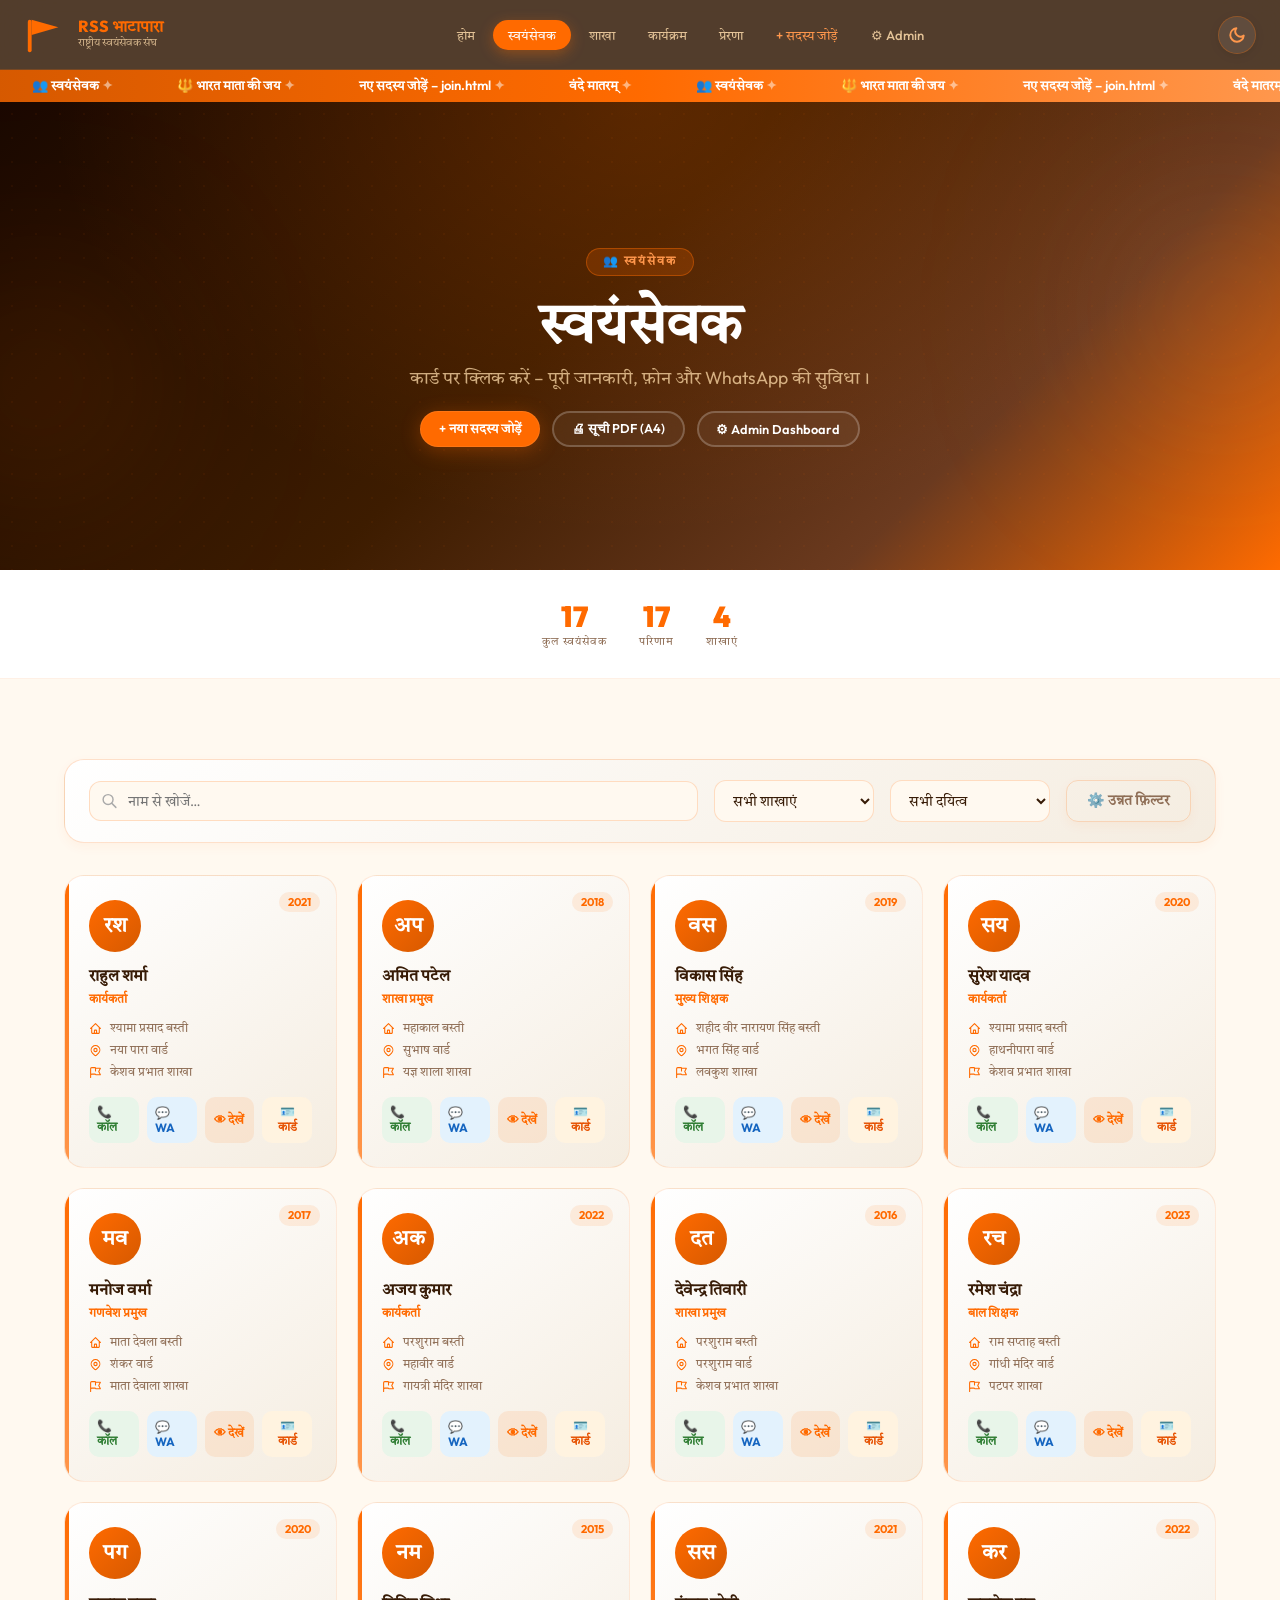
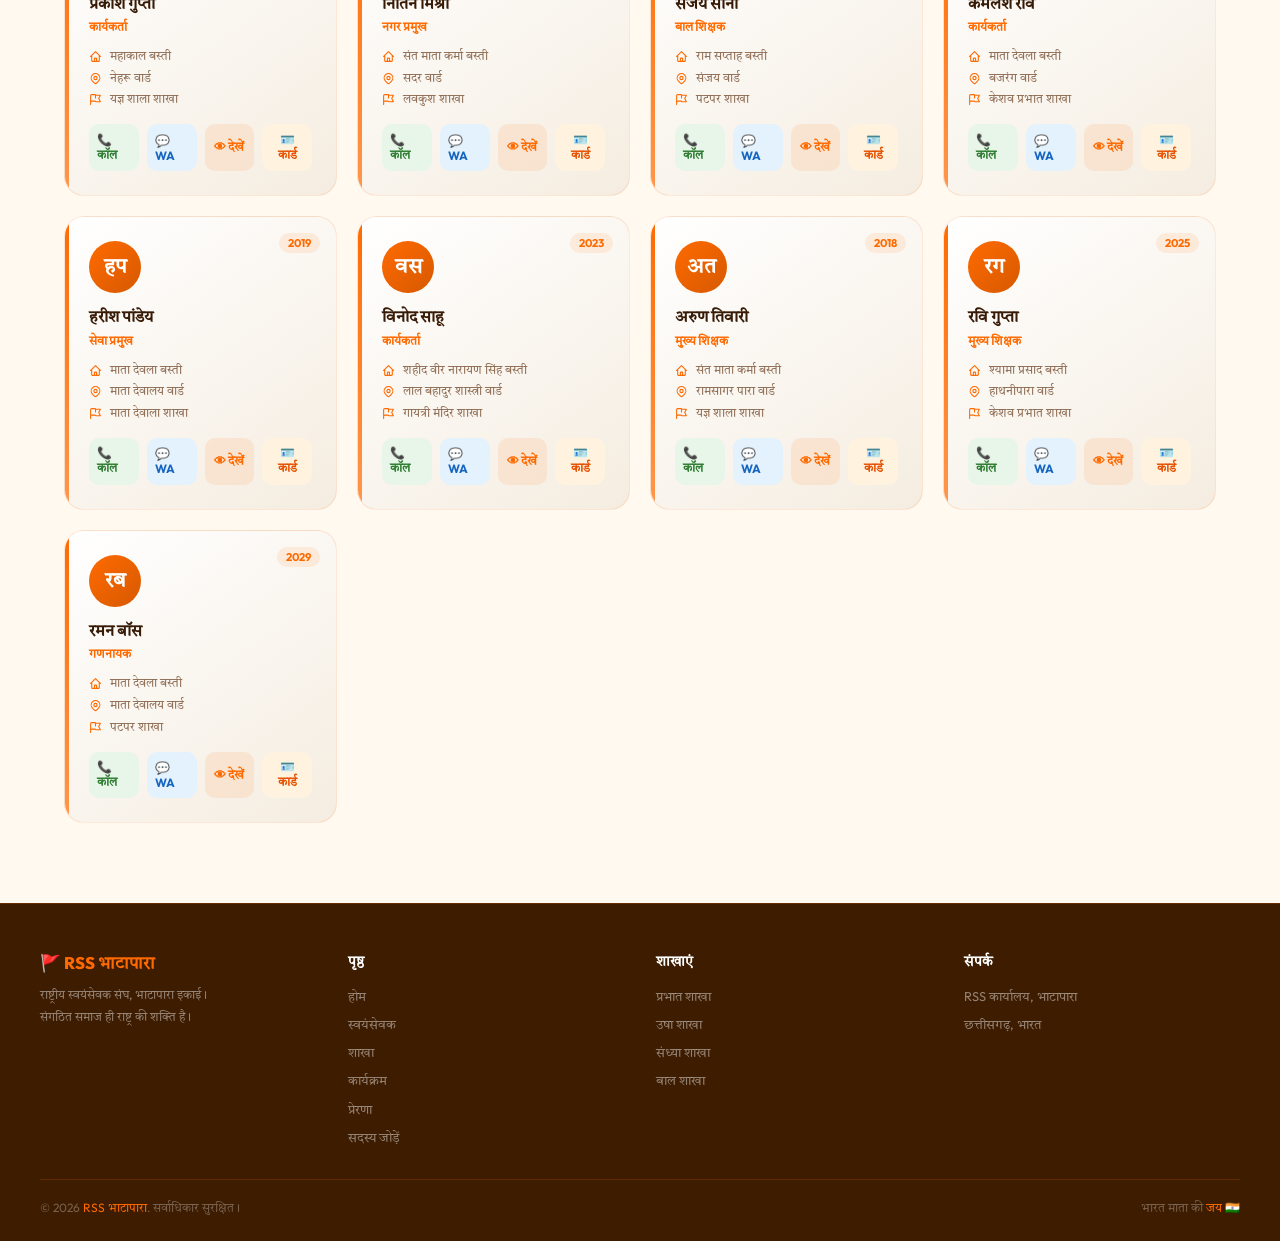
<file: volunteers.html>
<!DOCTYPE html>
<html lang="hi">

<head>
  <meta charset="UTF-8" />
  <meta name="viewport" content="width=device-width,initial-scale=1.0" />
  <title>स्वयंसेवक – RSS भाटापारा</title>
  <meta name="description" content="RSS भाटापारा के सभी स्वयंसेवकों की सूची और विवरण।" />
  <link rel="manifest" href="manifest.json"/>
  <meta name="apple-mobile-web-app-capable" content="yes"/>
  <meta name="apple-mobile-web-app-status-bar-style" content="default"/>
  <meta name="apple-mobile-web-app-title" content="RSS भाटापारा"/>
  <link rel="apple-touch-icon" href="images/icon-192.png"/>
  <meta name="theme-color" content="#FF6B00"/>
  <link rel="stylesheet" href="css/style.css" />
  <style>
    /* ── MODAL ── */
    .modal-overlay {
      position: fixed;
      inset: 0;
      background: rgba(0, 0, 0, 0.65);
      z-index: 2000;
      display: none;
      align-items: center;
      justify-content: center;
      padding: 1rem;
      backdrop-filter: blur(4px);
    }

    .modal-overlay.open {
      display: flex;
    }

    .modal {
      background: var(--white);
      color: var(--brown);
      border-radius: 24px;
      width: 100%;
      max-width: 560px;
      max-height: 90vh;
      overflow-y: auto;
      box-shadow: 0 24px 80px rgba(0, 0, 0, 0.3);
      animation: modal-in 0.3s ease;
      border: 1px solid rgba(255, 107, 0, 0.15);
    }

    @keyframes modal-in {
      from {
        opacity: 0;
        transform: translateY(30px) scale(0.97)
      }

      to {
        opacity: 1;
        transform: none
      }
    }

    .modal-header {
      background: linear-gradient(135deg, #3D1C00, #6B3A1F);
      padding: 1.75rem 2rem 1.5rem;
      border-radius: 24px 24px 0 0;
      position: relative;
    }

    .modal-avatar {
      width: 64px;
      height: 64px;
      border-radius: 50%;
      background: linear-gradient(135deg, var(--bhagwa), var(--bhagwa-dark));
      display: flex;
      align-items: center;
      justify-content: center;
      font-size: 1.6rem;
      font-weight: 900;
      color: #fff;
      margin-bottom: 1rem;
      border: 3px solid rgba(255, 107, 0, 0.4);
    }

    .modal-name {
      font-size: 1.3rem;
      font-weight: 800;
      color: #fff;
    }

    .modal-role {
      color: var(--bhagwa-light);
      font-size: 0.85rem;
      font-weight: 600;
      margin-top: 0.2rem;
    }

    .modal-close {
      position: absolute;
      top: 1rem;
      right: 1rem;
      background: rgba(255, 255, 255, 0.15);
      border: none;
      color: #fff;
      width: 34px;
      height: 34px;
      border-radius: 50%;
      font-size: 1.1rem;
      cursor: pointer;
      display: flex;
      align-items: center;
      justify-content: center;
      transition: background 0.2s;
    }

    .modal-close:hover {
      background: rgba(255, 255, 255, 0.3);
    }

    .modal-body {
      padding: 1.75rem 2rem;
    }

    .modal-actions {
      display: flex;
      gap: 0.75rem;
      margin-bottom: 1.5rem;
      flex-wrap: wrap;
    }

    .action-btn {
      flex: 1;
      min-width: 120px;
      padding: 0.7rem 1rem;
      border-radius: 12px;
      border: none;
      font-family: inherit;
      font-size: 0.85rem;
      font-weight: 700;
      cursor: pointer;
      display: flex;
      align-items: center;
      justify-content: center;
      gap: 0.4rem;
      transition: all 0.25s;
      text-decoration: none;
    }

    .btn-call {
      background: #e8f5e9;
      color: #2e7d32;
    }

    .btn-call:hover {
      background: #2e7d32;
      color: #fff;
    }

    .btn-wa {
      background: #e3f2fd;
      color: #1565c0;
    }

    .btn-wa:hover {
      background: #25d366;
      color: #fff;
    }

    .btn-pdf {
      background: rgba(255, 107, 0, 0.1);
      color: var(--bhagwa);
    }

    .btn-pdf:hover {
      background: var(--bhagwa);
      color: #fff;
    }

    .detail-grid {
      display: grid;
      grid-template-columns: 1fr 1fr;
      gap: 1rem;
    }

    .detail-item {
      background: var(--cream);
      border-radius: 12px;
      padding: 0.85rem 1rem;
    }

    .detail-label {
      font-size: 0.68rem;
      font-weight: 700;
      text-transform: uppercase;
      letter-spacing: 1px;
      color: var(--bhagwa);
      margin-bottom: 0.3rem;
    }

    .detail-value {
      font-size: 0.92rem;
      font-weight: 600;
      color: var(--brown);
    }

    .blood-badge {
      display: inline-block;
      padding: 0.2rem 0.7rem;
      border-radius: 20px;
      font-size: 0.8rem;
      font-weight: 800;
    }

    .blood-A {
      background: #fce4ec;
      color: #c62828;
    }

    .blood-B {
      background: #e3f2fd;
      color: #1565c0;
    }

    .blood-AB {
      background: #f3e5f5;
      color: #6a1b9a;
    }

    .blood-O {
      background: #e8f5e9;
      color: #2e7d32;
    }

    /* ── CARD clickable ── */
    .vol-card {
      cursor: pointer;
    }

    .card-actions {
      display: flex;
      gap: 0.5rem;
      margin-top: 1rem;
    }

    .card-action {
      flex: 1;
      padding: 0.45rem 0.5rem;
      border-radius: 10px;
      border: none;
      font-family: inherit;
      font-size: 0.75rem;
      font-weight: 700;
      cursor: pointer;
      display: flex;
      align-items: center;
      justify-content: center;
      gap: 0.3rem;
      transition: all 0.2s;
      text-decoration: none;
    }

    .ca-call {
      background: #e8f5e9;
      color: #2e7d32;
    }

    .ca-call:hover {
      background: #2e7d32;
      color: #fff;
    }

    .ca-wa {
      background: #e3f2fd;
      color: #1565c0;
    }

    .ca-wa:hover {
      background: #25d366;
      color: #fff;
    }

    .ca-view {
      background: rgba(255, 107, 0, 0.1);
      color: var(--bhagwa);
    }

    .ca-view:hover {
      background: var(--bhagwa);
      color: #fff;
    }

    /* ── FILTER BAR extra ── */
    .filter-row-2 {
      display: flex;
      gap: 1rem;
      flex-wrap: wrap;
      margin-bottom: 1.25rem;
    }

    .filter-row-2 select {
      padding: 0.5rem 0.75rem;
      border: 1.5px solid rgba(255, 107, 0, 0.2);
      border-radius: var(--radius-sm);
      font-family: inherit;
      font-size: 0.82rem;
      color: var(--brown);
      background: var(--cream);
      outline: none;
      cursor: pointer;
    }

    .filter-row-2 select:focus {
      border-color: var(--bhagwa);
    }

    .ca-card {
      background: #fff3e0;
      color: #e65100;
    }
    .ca-card:hover {
      background: #ff6b00;
      color: #fff;
    }
    .btn-card {
      background: rgba(255, 107, 0, 0.1);
      color: var(--bhagwa);
      border: 1px solid rgba(255, 107, 0, 0.25);
    }
    .btn-card:hover {
      background: var(--bhagwa);
      color: #fff;
    }

    /* ── PRINT / PDF styles ── */
    @media print {

      #navbar,
      #btt,
      .ticker,
      .modal-overlay,
      .card-actions,
      .search-bar,
      .advanced-filters-drawer,
      footer,
      .page-hero,
      .page-section>.container>.section-header {
        display: none !important;
      }

      body {
        background: #fff !important;
      }

      .page-section {
        padding: 0 !important;
      }

      .grid-4 {
        display: table !important;
        width: 100% !important;
        border-collapse: collapse !important;
      }

      .vol-card {
        display: table-row !important;
        border: none !important;
        padding: 0 !important;
        box-shadow: none !important;
        transform: none !important;
      }

      .vol-card::before {
        display: none !important;
      }

      .vol-avatar,
      .vol-year {
        display: none !important;
      }

      .vol-name,
      .vol-role,
      .vol-meta {
        display: table-cell !important;
        padding: 0.4rem 0.6rem !important;
        border: 1px solid #ddd !important;
        vertical-align: middle !important;
        font-size: 0.78rem !important;
      }

      /* inject print table header via JS */
    }
  </style>
</head>

<body>

  <nav id="navbar">
    <div class="nav-inner">
      <a href="index.html" class="nav-brand">
        <div class="nav-emblem" style="background:transparent;padding:0;">
          <svg viewBox="0 0 44 44" width="44" height="44" xmlns="http://www.w3.org/2000/svg">
            <rect x="4" y="6" width="4" height="34" rx="2" fill="#FF6B00" />
            <polygon points="8,6 36,14 8,22" fill="#FF6B00" />
          </svg>
        </div>
        <div class="nav-brand-text">
          <h1>RSS भाटापारा</h1>
          <p>राष्ट्रीय स्वयंसेवक संघ</p>
        </div>
      </a>
      <ul class="nav-links" id="nav-links">
        <li><a href="index.html" class="nav-link">होम</a></li>
        <li><a href="volunteers.html" class="nav-link">स्वयंसेवक</a></li>
        <li><a href="shakha.html" class="nav-link">शाखा</a></li>
        <li><a href="events.html" class="nav-link">कार्यक्रम</a></li>
        <li><a href="prerna.html" class="nav-link">प्रेरणा</a></li>
        <li><a href="join.html" class="nav-link" style="color:var(--bhagwa-light);">+ सदस्य जोड़ें</a></li>
        <li><a href="admin.html" class="nav-link">⚙ Admin</a></li>
      </ul>
      <button class="hamburger" id="hamburger" aria-label="मेनू" aria-expanded="false">
        <span></span><span></span><span></span>
      </button>
    </div>
  </nav>

  <div class="ticker" style="margin-top:70px;">
    <div class="ticker-track">
      <span>👥 स्वयंसेवक</span><span>🔱 भारत माता की जय</span>
      <span>नए सदस्य जोड़ें – join.html</span><span>वंदे मातरम्</span>
      <span>👥 स्वयंसेवक</span><span>🔱 भारत माता की जय</span>
      <span>नए सदस्य जोड़ें – join.html</span><span>वंदे मातरम्</span>
    </div>
  </div>

  <div class="page-hero">
    <div class="page-hero-content">
      <div class="page-tag">👥 स्वयंसेवक</div>
      <h1 class="page-title">स्वयंसेवक</h1>
      <p class="page-subtitle">कार्ड पर क्लिक करें – पूरी जानकारी, फ़ोन और WhatsApp की सुविधा।</p>
      <div style="margin-top:1.25rem;display:flex;gap:0.75rem;justify-content:center;flex-wrap:wrap;">
        <a href="join.html" class="btn btn-primary btn-sm">+ नया सदस्य जोड़ें</a>
        <button onclick="printAllSheet()" class="btn btn-outline btn-sm">🖨 सूची PDF (A4)</button>
        <a href="admin.html" class="btn btn-outline btn-sm">⚙ Admin Dashboard</a>
      </div>
    </div>
  </div>

  <!-- STATS STRIP -->
  <div style="background:var(--white);padding:1.75rem 1.5rem;border-bottom:1px solid rgba(255,107,0,0.1);">
    <div class="container" style="display:flex;gap:2rem;flex-wrap:wrap;justify-content:center;text-align:center;">
      <div>
        <div style="font-size:1.8rem;font-weight:900;color:var(--bhagwa);" id="s-total">15</div>
        <div style="font-size:0.7rem;color:var(--brown-muted);text-transform:uppercase;letter-spacing:1px;">कुल
          स्वयंसेवक</div>
      </div>
      <div>
        <div style="font-size:1.8rem;font-weight:900;color:var(--bhagwa);" id="s-shown">15</div>
        <div style="font-size:0.7rem;color:var(--brown-muted);text-transform:uppercase;letter-spacing:1px;">परिणाम</div>
      </div>
      <div>
        <div style="font-size:1.8rem;font-weight:900;color:var(--bhagwa);">4</div>
        <div style="font-size:0.7rem;color:var(--brown-muted);text-transform:uppercase;letter-spacing:1px;">शाखाएं</div>
      </div>
    </div>
  </div>

  <!-- DIRECTORY -->
  <section class="page-section" style="background:var(--cream);">
    <div class="container">

      <!-- Search + Filters Row 1 -->
      <div class="search-bar">
        <div class="search-wrap">
          <svg fill="none" viewBox="0 0 24 24" stroke-width="2">
            <path stroke-linecap="round" stroke-linejoin="round" d="M21 21l-6-6m2-5a7 7 0 11-14 0 7 7 0 0114 0z" />
          </svg>
          <input type="search" id="vol-search" placeholder="नाम से खोजें…" />
        </div>
        <div class="filter-wrap">
          <select id="f-shakha">
            <option value="">सभी शाखाएं</option>
          </select>
        </div>
        <div class="filter-wrap">
          <select id="f-role">
            <option value="">सभी दयित्व</option>
          </select>
        </div>
        <button id="toggle-advanced-btn" onclick="toggleAdvancedFilters()" class="filter-toggle-btn" type="button">
          ⚙️ उन्नत फ़िल्टर
        </button>
      </div>

      <!-- Advanced Filters Drawer -->
      <div class="advanced-filters-drawer" id="advanced-filters">
        <div class="drawer-grid">
          <div class="drawer-filter-wrap">
            <label for="f-basti">बस्ती</label>
            <select id="f-basti">
              <option value="">सभी बस्ती</option>
            </select>
          </div>
          <div class="drawer-filter-wrap">
            <label for="f-blood">रक्त समूह</label>
            <select id="f-blood">
              <option value="">सभी रक्त समूह</option>
              <option>A+</option>
              <option>A-</option>
              <option>B+</option>
              <option>B-</option>
              <option>O+</option>
              <option>O-</option>
              <option>AB+</option>
              <option>AB-</option>
            </select>
          </div>
          <div class="drawer-filter-wrap">
            <label for="f-vyavsay">व्यवसाय</label>
            <select id="f-vyavsay">
              <option value="">सभी व्यवसाय</option>
            </select>
          </div>
          <div class="drawer-filter-wrap">
            <label for="f-year">वर्ष</label>
            <select id="f-year">
              <option value="">सभी वर्ष</option>
            </select>
          </div>
          <div class="drawer-filter-wrap">
            <label for="f-area">वार्ड / क्षेत्र</label>
            <select id="f-area">
              <option value="">सभी वार्ड</option>
            </select>
          </div>
          <div class="drawer-filter-wrap">
            <label for="f-gannayak">गणनायक</label>
            <select id="f-gannayak">
              <option value="">सभी गणनायक</option>
            </select>
          </div>
          <div class="drawer-filter-wrap">
            <label for="f-ganvesh">गणवेशधारी</label>
            <select id="f-ganvesh">
              <option value="">सभी गणवेशधारी</option>
              <option>हाँ</option>
              <option>नहीं</option>
            </select>
          </div>
          <div class="drawer-filter-wrap" style="justify-content: flex-end;">
            <button onclick="resetFilters()" class="filter-reset-btn" type="button">
              ✕ रीसेट
            </button>
          </div>
        </div>
      </div>

      <div class="grid-4" id="vol-grid">
        <p style="color:#aaa;padding:2rem;grid-column:1/-1;text-align:center;">लोड हो रहा है…</p>
      </div>
    </div>
  </section>

  <!-- VOLUNTEER DETAIL MODAL -->
  <div class="modal-overlay" id="modal-overlay" onclick="closeModal(event)">
    <div class="modal" id="modal">
      <div class="modal-header">
        <div class="modal-avatar" id="m-avatar"></div>
        <div class="modal-name" id="m-name"></div>
        <div class="modal-role" id="m-role"></div>
        <button class="modal-close" onclick="closeModalDirect()">✕</button>
      </div>
      <div class="modal-body">
        <div class="modal-actions">
          <a id="m-call" href="#" class="action-btn btn-call">📞 कॉल करें</a>
          <a id="m-wa" href="#" class="action-btn btn-wa" target="_blank">💬 WhatsApp</a>
          <button onclick="printMember()" class="action-btn btn-pdf">📄 PDF</button>
          <button onclick="showMemberIDCard(currentMember)" class="action-btn btn-card">🪪 ID कार्ड</button>
        </div>
        <div class="detail-grid" id="m-details"></div>
      </div>
    </div>
  </div>

  <footer>
    <div class="footer-grid">
      <div class="footer-brand">
        <h3>🚩 RSS भाटापारा</h3>
        <p>राष्ट्रीय स्वयंसेवक संघ, भाटापारा इकाई।<br />संगठित समाज ही राष्ट्र की शक्ति है।</p>
      </div>
      <div class="footer-col">
        <h4>पृष्ठ</h4>
        <ul>
          <li><a href="index.html">होम</a></li>
          <li><a href="volunteers.html">स्वयंसेवक</a></li>
          <li><a href="shakha.html">शाखा</a></li>
          <li><a href="events.html">कार्यक्रम</a></li>
          <li><a href="prerna.html">प्रेरणा</a></li>
          <li><a href="join.html">सदस्य जोड़ें</a></li>
        </ul>
      </div>
      <div class="footer-col">
        <h4>शाखाएं</h4>
        <ul>
          <li><a href="shakha.html">प्रभात शाखा</a></li>
          <li><a href="shakha.html">उषा शाखा</a></li>
          <li><a href="shakha.html">संध्या शाखा</a></li>
          <li><a href="shakha.html">बाल शाखा</a></li>
        </ul>
      </div>
      <div class="footer-col">
        <h4>संपर्क</h4>
        <ul>
          <li><a href="#">RSS कार्यालय, भाटापारा</a></li>
          <li><a href="#">छत्तीसगढ़, भारत</a></li>
        </ul>
      </div>
    </div>
    <div class="footer-bottom">
      <p>&copy; 2026 <span>RSS भाटापारा</span>. सर्वाधिकार सुरक्षित।</p>
      <p>भारत माता की <span>जय 🇮🇳</span></p>
    </div>
  </footer>
  <button id="btt" aria-label="ऊपर जाएं">
    <svg fill="none" viewBox="0 0 24 24" stroke-width="2.5">
      <path stroke-linecap="round" stroke-linejoin="round" d="M5 15l7-7 7 7" />
    </svg>
  </button>

  <script src="js/shared.js"></script>
  <script src="js/data-loader.js"></script>
  <script src="js/id-card-generator.js"></script>
  <script>
    let all = [], filtered = [], currentMember = null;

    function initials(n) { return n.split(' ').map(w => w[0]).join('').substring(0, 2).toUpperCase(); }

    function bloodClass(bg) { const t = bg.replace(/[+-]/, ''); return 'blood-' + t; }

    function render(list) {
      document.getElementById('s-shown').textContent = list.length;
      const g = document.getElementById('vol-grid');
      if (!list.length) { g.innerHTML = '<p style="color:#aaa;padding:2rem;grid-column:1/-1;text-align:center;">कोई स्वयंसेवक नहीं मिला।</p>'; return; }
      g.innerHTML = list.map(v => `
    <div class="vol-card reveal visible" onclick="openModal(${v.id})">
      <div class="vol-year">${esc(v.joining_year)}</div>
      <div class="vol-avatar">${esc(initials(v.name))}</div>
      <div class="vol-name">${esc(v.name)}</div>
      <div class="vol-role">${esc(v.role)}</div>
      <div class="vol-meta">
        <div class="meta-row"><svg fill="none" viewBox="0 0 24 24" stroke-width="2"><path stroke-linecap="round" stroke-linejoin="round" d="M3 12l2-2m0 0l7-7 7 7M5 10v10a1 1 0 001 1h3m10-11l2 2m-2-2v10a1 1 0 01-1 1h-3m-6 0a1 1 0 001-1v-4a1 1 0 011-1h2a1 1 0 011 1v4a1 1 0 001 1m-6 0h6"/></svg>${esc(v.basti)}</div>
        <div class="meta-row"><svg fill="none" viewBox="0 0 24 24" stroke-width="2"><path stroke-linecap="round" stroke-linejoin="round" d="M17.657 16.657L13.414 20.9a1.998 1.998 0 01-2.827 0l-4.244-4.243a8 8 0 1111.314 0z"/><circle cx="12" cy="11" r="3"/></svg>${esc(v.area)}</div>
        <div class="meta-row"><svg fill="none" viewBox="0 0 24 24" stroke-width="2"><path stroke-linecap="round" stroke-linejoin="round" d="M3 21v-4m0 0V5a2 2 0 012-2h6.5l1 1H21l-3 6 3 6h-8.5l-1-1H5a2 2 0 00-2 2zm9-13.5V9"/></svg>${esc(v.shakha)}</div>
      </div>
      <div class="card-actions" onclick="event.stopPropagation()">
        <a class="card-action ca-call" href="tel:${esc(v.contact)}">📞 कॉल</a>
        <a class="card-action ca-wa" href="https://wa.me/91${esc(v.contact)}" target="_blank">💬 WA</a>
        <button class="card-action ca-view" onclick="openModal(${v.id})">👁 देखें</button>
        <button class="card-action ca-card" onclick="showMemberIDCardById(${v.id})">🪪 कार्ड</button>
      </div>
    </div>`).join('');

    }

    function populate() {
      const fS = document.getElementById('f-shakha');
      const fR = document.getElementById('f-role');
      const fV = document.getElementById('f-vyavsay');
      const fY = document.getElementById('f-year');
      const fA = document.getElementById('f-area');
      const fB = document.getElementById('f-basti');
      const fG = document.getElementById('f-gannayak');
      [...new Set(all.map(v => v.shakha))].sort().forEach(s => { if (s) fS.innerHTML += `<option>${esc(s)}</option>`; });
      [...new Set(all.map(v => v.role))].sort().forEach(r => { if (r) fR.innerHTML += `<option>${esc(r)}</option>`; });
      [...new Set(all.map(v => v.vyavsay))].sort().forEach(v => { if (v) fV.innerHTML += `<option>${esc(v)}</option>`; });
      [...new Set(all.map(v => v.joining_year))].sort().forEach(y => { if (y) fY.innerHTML += `<option>${esc(y)}</option>`; });
      [...new Set(all.map(v => v.area))].sort().forEach(a => { if (a) fA.innerHTML += `<option>${esc(a)}</option>`; });
      [...new Set(all.map(v => v.basti))].sort().forEach(b => { if (b) fB.innerHTML += `<option>${esc(b)}</option>`; });
      [...new Set(all.map(v => v.gannayak).filter(Boolean))].sort().forEach(g => { if (g) fG.innerHTML += `<option>${esc(g)}</option>`; });
    }

    function getFilters() {
      return {
        q: document.getElementById('vol-search').value.toLowerCase(),
        sh: document.getElementById('f-shakha').value,
        ro: document.getElementById('f-role').value,
        bl: document.getElementById('f-blood').value,
        vy: document.getElementById('f-vyavsay').value,
        yr: document.getElementById('f-year').value,
        ar: document.getElementById('f-area').value,
        bs: document.getElementById('f-basti').value,
        gn: document.getElementById('f-gannayak').value,
        gv: document.getElementById('f-ganvesh').value,
      };
    }

    function filter() {
      const { q, sh, ro, bl, vy, yr, ar, bs, gn, gv } = getFilters();
      filtered = all.filter(v =>
        (v.name || '').toLowerCase().includes(q) &&
        (!sh || v.shakha === sh) && (!ro || v.role === ro) &&
        (!bl || v.blood_group === bl) && (!vy || v.vyavsay === vy) &&
        (!yr || v.joining_year === yr) && (!ar || v.area === ar) &&
        (!bs || v.basti === bs) &&
        (!gn || v.gannayak === gn) && (!gv || v.ganvesh === gv)
      );
      render(filtered);
    }

    function toggleAdvancedFilters() {
      const drawer = document.getElementById('advanced-filters');
      const btn = document.getElementById('toggle-advanced-btn');
      if (drawer && btn) {
        drawer.classList.toggle('open');
        btn.classList.toggle('active');
      }
    }

    function resetFilters() {
      ['vol-search', 'f-shakha', 'f-role', 'f-blood', 'f-vyavsay', 'f-year', 'f-area', 'f-basti', 'f-gannayak', 'f-ganvesh'].forEach(id => {
        const el = document.getElementById(id);
        if (el) el.value = '';
      });
      filtered = all;
      render(all);
    }

    // MODAL
    function openModal(id) {
      const v = all.find(x => x.id === id); if (!v) return;
      currentMember = v;
      document.getElementById('m-avatar').textContent = initials(v.name);
      document.getElementById('m-name').textContent = v.name;
      document.getElementById('m-role').textContent = v.role + ' · ' + v.shakha;
      document.getElementById('m-call').href = 'tel:' + v.contact;
      document.getElementById('m-wa').href = 'https://wa.me/91' + v.contact + '?text=' + encodeURIComponent('नमस्ते ' + v.name + ' जी! RSS भाटापारा की ओर से आपसे संपर्क किया जा रहा है।');
      document.getElementById('m-details').innerHTML = `
    <div class="detail-item"><div class="detail-label">पूरा नाम</div><div class="detail-value">${esc(v.name)}</div></div>
    <div class="detail-item"><div class="detail-label">भूमिका</div><div class="detail-value">${esc(v.role)}</div></div>
    <div class="detail-item"><div class="detail-label">गणनायक</div><div class="detail-value">${esc(v.gannayak || '—')}</div></div>
    <div class="detail-item"><div class="detail-label">गणवेशधारी</div><div class="detail-value">${esc(v.ganvesh || 'नहीं')}</div></div>
    <div class="detail-item"><div class="detail-label">बस्ती</div><div class="detail-value">${esc(v.basti)}</div></div>
    <div class="detail-item"><div class="detail-label">वार्ड / क्षेत्र</div><div class="detail-value">${esc(v.area)}</div></div>
    <div class="detail-item"><div class="detail-label">शाखा</div><div class="detail-value">${esc(v.shakha)}</div></div>
    <div class="detail-item"><div class="detail-label">संपर्क</div><div class="detail-value">${esc(v.contact)}</div></div>
    <div class="detail-item"><div class="detail-label">सम्मिलन वर्ष</div><div class="detail-value">${esc(v.joining_year)}</div></div>
    <div class="detail-item"><div class="detail-label">रक्त समूह</div><div class="detail-value"><span class="blood-badge ${bloodClass(v.blood_group)}">${esc(v.blood_group)}</span></div></div>
    <div class="detail-item"><div class="detail-label">व्यवसाय</div><div class="detail-value">${esc(v.vyavsay)}</div></div>
  `;
      document.getElementById('modal-overlay').classList.add('open');
      document.body.style.overflow = 'hidden';
    }
    function closeModal(e) { if (e.target === document.getElementById('modal-overlay')) closeModalDirect(); }
    function closeModalDirect() { document.getElementById('modal-overlay').classList.remove('open'); document.body.style.overflow = ''; }
    document.addEventListener('keydown', e => { if (e.key === 'Escape') closeModalDirect(); });

    function printMember() {
      if (!currentMember) return;
      const v = currentMember;
      const w = window.open('', '_blank');
      w.document.write(`<!DOCTYPE html><html lang="hi"><head><meta charset="UTF-8"/><title>स्वयंसेवक – ${esc(v.name)}</title>
  <style>
    @page{size:A5 portrait;margin:12mm}
    body{font-family:Arial,sans-serif;color:#3D1C00;font-size:11pt}
    .header{display:flex;align-items:center;gap:12px;border-bottom:3px solid #FF6B00;padding-bottom:8px;margin-bottom:10px}
    .flag svg{width:36px;height:36px}
    .org{font-size:9pt;color:#888}
    h2{color:#FF6B00;font-size:14pt;margin:0}
    table{width:100%;border-collapse:collapse;margin-top:8px;font-size:10pt}
    td{padding:5px 8px;border:1px solid #e0c8a0}
    td:first-child{font-weight:700;color:#FF6B00;background:#fff8f0;width:38%}
    .footer{margin-top:10px;font-size:8pt;color:#bbb;text-align:right}
    .badge{background:#FF6B00;color:#fff;border-radius:50%;width:42px;height:42px;display:flex;align-items:center;justify-content:center;font-size:1.1rem;font-weight:900;flex-shrink:0}
  </style></head><body>
  <div class="header">
    <svg viewBox="0 0 44 44" width="36" height="36"><rect x="4" y="4" width="4" height="36" rx="2" fill="#FF6B00"/><polygon points="8,4 38,13 8,22" fill="#FF6B00"/></svg>
    <div style="flex:1"><h2>${esc(v.name)}</h2><div class="org">${esc(v.role)} &nbsp;·&nbsp; ${esc(v.shakha)} &nbsp;·&nbsp; RSS भाटापारा</div></div>
    <div class="badge">${esc(initials(v.name))}</div>
  </div>
  <table>
    <tr><td>पूरा नाम</td><td>${esc(v.name)}</td></tr>
    <tr><td>शाखा</td><td>${esc(v.shakha)}</td></tr>
    <tr><td>भूमिका</td><td>${esc(v.role)}</td></tr>
    <tr><td>गणनायक</td><td>${esc(v.gannayak || '—')}</td></tr>
    <tr><td>गणवेशधारी</td><td>${esc(v.ganvesh || 'नहीं')}</td></tr>
    <tr><td>वार्ड / क्षेत्र</td><td>${esc(v.area)}</td></tr>
    <tr><td>मोबाइल</td><td>${esc(v.contact)}</td></tr>
    <tr><td>रक्त समूह</td><td><strong>${esc(v.blood_group)}</strong></td></tr>
    <tr><td>व्यवसाय</td><td>${esc(v.vyavsay)}</td></tr>
    <tr><td>सम्मिलन वर्ष</td><td>${esc(v.joining_year)}</td></tr>
  </table>
  <div class="footer">मुद्रित: ${new Date().toLocaleDateString('hi-IN')} &nbsp;|&nbsp; RSS भाटापारा &nbsp;|&nbsp; भारत माता की जय 🇮🇳</div>
  <script>window.onload=()=>window.print();<\/script>
  </body></html>`);
      w.document.close();
    }

    function printAllSheet() {
      const list = (typeof filtered !== 'undefined' && filtered.length) ? filtered : all;
      // Build active filter description for PDF header
      const fDesc = [];
      const fShakha = document.getElementById('f-shakha').value;
      const fRole = document.getElementById('f-role') ? document.getElementById('f-role').value : '';
      const fBlood = document.getElementById('f-blood').value;
      const fVyav = document.getElementById('f-vyavsay').value;
      const fYear = document.getElementById('f-year').value;
      const fArea = document.getElementById('f-area').value;
      const fSearch = document.getElementById('vol-search').value.trim();
      const fGannayak = document.getElementById('f-gannayak').value;
      const fGanvesh = document.getElementById('f-ganvesh').value;
      if (fSearch) fDesc.push('खोज: ' + fSearch);
      if (fShakha) fDesc.push('शाखा: ' + fShakha);
      if (fRole) fDesc.push('भूमिका: ' + fRole);
      if (fBlood) fDesc.push('रक्त समूह: ' + fBlood);
      if (fVyav) fDesc.push('व्यवसाय: ' + fVyav);
      if (fYear) fDesc.push('वर्ष: ' + fYear);
      if (fArea) fDesc.push('वार्ड: ' + fArea);
      if (fGannayak) fDesc.push('गणनायक: ' + fGannayak);
      if (fGanvesh) fDesc.push('गणवेशधारी: ' + fGanvesh);
      const filterLine = fDesc.length ? 'फ़िल्टर: ' + fDesc.join(' | ') : 'संपूर्ण सूची';
      const w = window.open('', '_blank');
      const rows = list.map((v, i) => `<tr style="background:${i % 2 === 0 ? '#fff8f0' : '#fff'}">
    <td>${i + 1}</td><td><strong>${esc(v.name)}</strong></td><td>${esc(v.shakha)}</td><td>${esc(v.role)}</td>
    <td>${esc(v.gannayak || '—')}</td><td>${esc(v.ganvesh || 'नहीं')}</td><td>${esc(v.area)}</td><td>${esc(v.contact)}</td>
    <td>${esc(v.blood_group)}</td><td>${esc(v.vyavsay)}</td><td>${esc(v.joining_year)}</td>
  </tr>`).join('');
      w.document.write(`<!DOCTYPE html><html lang="hi"><head><meta charset="UTF-8"/><title>स्वयंसेवक – RSS भाटापारा</title>
  <style>
    @page{size:A4 landscape;margin:10mm}
    body{font-family:Arial,sans-serif;color:#3D1C00;font-size:8.5pt}
    h2{color:#FF6B00;font-size:13pt;margin:0 0 2px}
    .sub{font-size:8pt;color:#888;margin-bottom:2px}
    .filter-tag{font-size:7.5pt;color:#FF6B00;background:#fff8f0;border:1px solid #FF9A4D;border-radius:4px;padding:1px 6px;display:inline-block;margin-bottom:6px;}
    table{width:100%;border-collapse:collapse;font-size:7.5pt}
    th{background:#FF6B00;color:#fff;padding:5px 6px;text-align:left;white-space:nowrap}
    td{padding:4px 6px;border-bottom:1px solid #eee;white-space:nowrap}
    tr:last-child td{border-bottom:none}
    .footer{margin-top:8px;font-size:7pt;color:#bbb;text-align:right}
  </style></head><body>
  <div style="display:flex;align-items:center;gap:10px;border-bottom:3px solid #FF6B00;padding-bottom:6px;margin-bottom:6px">
    <svg viewBox="0 0 44 44" width="30" height="30"><rect x="4" y="4" width="4" height="36" rx="2" fill="#FF6B00"/><polygon points="8,4 38,13 8,22" fill="#FF6B00"/></svg>
    <div><h2>RSS भाटापारा – स्वयंसेवक सूची</h2>
    <div class="sub">कुल: ${list.length} स्वयंसेवक &nbsp;|&nbsp; मुद्रित: ${new Date().toLocaleDateString('hi-IN')}</div>
    <span class="filter-tag">${esc(filterLine)}</span></div>
  </div>
  <table><thead><tr>
    <th>#</th><th>नाम</th><th>शाखा</th><th>भूमिका</th><th>गणनायक</th><th>गणवेशधारी</th><th>वार्ड</th><th>मोबाइल</th><th>रक्त समूह</th><th>व्यवसाय</th><th>वर्ष</th>
  </tr></thead><tbody>${rows}</tbody></table>
  <div class="footer">RSS भाटापारा &nbsp;|&nbsp; भारत माता की जय 🇮🇳</div>
  <script>window.onload=()=>window.print();<\/script>
  </body></html>`);
      w.document.close();
    }

    // Load dynamic data before doing anything
    loadSiteData().then(() => {
      all = window.VOLUNTEERS_DATA || [];
      filtered = all;
      document.getElementById('s-total').textContent = all.length;
      document.getElementById('s-shown').textContent = all.length;
      populate();
      render(all);

      // Deep link support to open a volunteer profile card directly
      const urlParams = new URLSearchParams(window.location.search);
      const memberId = parseInt(urlParams.get('id'));
      if (memberId) {
        const member = all.find(x => x.id === memberId);
        if (member) {
          openModal(memberId);
        }
      }
    });

    ['vol-search', 'f-shakha', 'f-role', 'f-blood', 'f-vyavsay', 'f-year', 'f-area', 'f-basti', 'f-gannayak', 'f-ganvesh'].forEach(id => {
      const el = document.getElementById(id);
      if (el) el.addEventListener(id === 'vol-search' ? 'input' : 'change', filter);
    });
  </script>
</body>

</html>
</file>
<file: css/style.css>
@import url('https://fonts.googleapis.com/css2?family=Outfit:wght@300;400;500;600;700;800;900&family=Tiro+Devanagari+Hindi&display=swap');

:root {
  --bhagwa: hsl(25, 100%, 50%);         /* Vibrant Saffron */
  --bhagwa-dark: hsl(25, 100%, 42%);    /* Deeper Saffron */
  --bhagwa-light: hsl(25, 100%, 65%);   /* Soft bright saffron */
  --cream: hsl(36, 100%, 97%);          /* Warm Sandalwood cream */
  --cream-dark: hsl(36, 50%, 92%);      /* Accent warm cream */
  --brown: hsl(25, 80%, 12%);           /* Deep rich brown (text) */
  --brown-light: hsl(25, 45%, 28%);     /* Secondary text/borders */
  --brown-muted: hsl(25, 25%, 45%);     /* Muted neutral text */
  --white: hsl(0, 0%, 100%);            /* Glass backdrop base */
  --shadow-sm: 0 4px 12px rgba(255, 107, 0, 0.05);
  --shadow-md: 0 8px 24px rgba(61, 28, 0, 0.06);
  --shadow-lg: 0 16px 48px rgba(61, 28, 0, 0.10);
  --radius: 20px;                       /* Softer, more modern corners */
  --radius-sm: 12px;
  --nav-h: 70px;
}

/* ── Reset ── */
*, *::before, *::after { margin:0; padding:0; box-sizing:border-box; }
html { scroll-behavior:smooth; font-size:16px; }
body { font-family:'Outfit','Tiro Devanagari Hindi',sans-serif; background:var(--cream); color:var(--brown); overflow-x:hidden; }
::selection { background:var(--bhagwa); color:#fff; }
img { display:block; max-width:100%; }
a { text-decoration:none; }
::-webkit-scrollbar { width:6px; }
::-webkit-scrollbar-track { background:var(--cream); }
::-webkit-scrollbar-thumb { background:var(--bhagwa); border-radius:3px; }

/* ── NAVBAR ── */
#navbar {
  position:fixed; top:0; left:0; right:0; z-index:1000; height:var(--nav-h);
  background:rgba(45, 20, 0, 0.82); backdrop-filter:blur(24px);
  border-bottom:1px solid rgba(255,107,0,0.22);
  display:flex; align-items:center;
}
.nav-inner { max-width:1280px; margin:0 auto; width:100%; padding:0 1.5rem; display:flex; align-items:center; justify-content:space-between; gap:1rem; }
.nav-brand { display:flex; align-items:center; gap:0.75rem; }
.nav-emblem { width:42px; height:42px; background:var(--bhagwa); border-radius:50%; display:flex; align-items:center; justify-content:center; font-size:1.3rem; flex-shrink:0; }
.nav-brand-text h1 { font-size:1rem; font-weight:800; color:var(--bhagwa); line-height:1.1; }
.nav-brand-text p { font-size:0.68rem; color:rgba(255,220,170,0.7); }
.nav-links { display:flex; gap:0.15rem; list-style:none; }
.nav-link { color:rgba(255,220,170,0.85); padding:0.45rem 0.95rem; border-radius:20px; font-size:0.82rem; font-weight:500; transition:all 0.3s cubic-bezier(0.4, 0, 0.2, 1); position:relative; }
.nav-link:hover { background:rgba(255,107,0,0.15); color:var(--bhagwa-light); }
.nav-link.active { background:var(--bhagwa); color:#fff; box-shadow:0 4px 14px rgba(255,107,0,0.35); }
.hamburger { display:none; flex-direction:column; gap:5px; cursor:pointer; background:none; border:none; padding:4px; }
.hamburger span { display:block; width:24px; height:2px; background:var(--bhagwa); border-radius:2px; transition:0.3s; }

/* ── TICKER ── */
.ticker { background:linear-gradient(90deg, var(--bhagwa-dark) 0%, var(--bhagwa) 50%, var(--bhagwa-light) 100%); padding:0.45rem 0; overflow:hidden; }
.ticker-track { display:flex; animation:ticker-scroll 35s linear infinite; white-space:nowrap; }
.ticker-track span { color:#fff; font-size:0.82rem; font-weight:600; padding:0 2rem; }
.ticker-track span::after { content:' ✦ '; opacity:0.5; }
@keyframes ticker-scroll { 0%{transform:translateX(0)} 100%{transform:translateX(-50%)} }

/* ── PAGE HERO ── */
.page-hero {
  min-height:52vh; display:flex; align-items:center; justify-content:center;
  background:linear-gradient(135deg,#1a0800 0%,#3D1C00 45%,#6B3A1F 75%,#FF6B00 100%);
  position:relative; overflow:hidden; padding:var(--nav-h) 1.5rem 3rem;
  text-align:center;
}
.page-hero::before {
  content:''; position:absolute; inset:0;
  background:radial-gradient(ellipse at center top, rgba(255,107,0,0.18) 0%, transparent 65%);
}
.page-hero::after, #main-hero::after {
  content:''; position:absolute; inset:0;
  background-image:radial-gradient(rgba(255, 107, 0, 0.15) 1.2px, transparent 1.2px);
  background-size:24px 24px;
  opacity:0.35; pointer-events:none; z-index:1;
}
.page-hero-content { position:relative; z-index:2; max-width:700px; }
.page-tag { display:inline-block; background:rgba(255,107,0,0.2); border:1px solid rgba(255,107,0,0.4); color:var(--bhagwa-light); font-size:0.75rem; font-weight:700; letter-spacing:2px; padding:0.3rem 1rem; border-radius:20px; margin-bottom:1rem; text-transform:uppercase; }
.page-title { font-size:clamp(2rem,5vw,3.5rem); font-weight:900; color:#fff; line-height:1.1; margin-bottom:0.75rem; }
.page-title span { color:var(--bhagwa); }
.page-subtitle { font-size:clamp(0.9rem,2vw,1.1rem); color:rgba(255,220,170,0.75); max-width:520px; margin:0 auto; }

/* ── HERO (home) ── */
#main-hero {
  min-height:100vh; display:flex; flex-direction:column; align-items:center; justify-content:center;
  background:linear-gradient(135deg,#1a0800 0%,#3D1C00 40%,#6B3A1F 70%,#8B4A00 100%);
  position:relative; overflow:hidden; padding-top:var(--nav-h);
}
.hero-particles { position:absolute; inset:0; pointer-events:none; overflow:hidden; }
.particle { position:absolute; border-radius:50%; background:var(--bhagwa); opacity:0.12; animation:float-up linear infinite; }
@keyframes float-up { 0%{transform:translateY(100vh) scale(0);opacity:0} 10%{opacity:0.14} 90%{opacity:0.04} 100%{transform:translateY(-10vh) scale(1);opacity:0} }
.hero-content { position:relative; z-index:2; text-align:center; padding:2rem 1.5rem; max-width:820px; }
.hero-badge { display:inline-block; background:rgba(255,107,0,0.18); border:1px solid rgba(255,107,0,0.4); color:var(--bhagwa-light); font-size:0.78rem; font-weight:700; letter-spacing:2px; padding:0.35rem 1.2rem; border-radius:20px; margin-bottom:1.5rem; text-transform:uppercase; animation:fade-in-down 0.8s ease both; }
.hero-title { font-size:clamp(2.8rem,7vw,5rem); font-weight:900; color:#fff; line-height:1.05; margin-bottom:0.5rem; animation:fade-in-down 0.9s 0.1s ease both; }
.hero-title .hl { color:var(--bhagwa); }
.hero-sub { font-size:clamp(1rem,2.5vw,1.4rem); color:rgba(255,220,170,0.8); margin-bottom:0.75rem; animation:fade-in-down 1s 0.2s ease both; }
.hero-slogan { font-size:0.85rem; color:rgba(255,255,255,0.45); letter-spacing:1.5px; margin-bottom:2.5rem; animation:fade-in-down 1s 0.3s ease both; }
.hero-cta { display:flex; gap:1rem; justify-content:center; flex-wrap:wrap; animation:fade-in-up 1s 0.5s ease both; }
.hero-stats { display:flex; justify-content:center; gap:2.5rem; flex-wrap:wrap; margin-top:4rem; animation:fade-in-up 1s 0.7s ease both; }
.stat { text-align:center; }
.stat-num { font-size:2.2rem; font-weight:900; color:var(--bhagwa); }
.stat-label { font-size:0.7rem; color:rgba(255,255,255,0.5); text-transform:uppercase; letter-spacing:1px; margin-top:0.1rem; }
.scroll-ind { position:absolute; bottom:1.5rem; left:50%; transform:translateX(-50%); color:rgba(255,255,255,0.35); font-size:0.7rem; display:flex; flex-direction:column; align-items:center; gap:0.4rem; animation:bounce 2.2s ease infinite; }
.scroll-ind svg { width:18px; height:18px; stroke:var(--bhagwa); }
@keyframes bounce { 0%,100%{transform:translateX(-50%) translateY(0)} 50%{transform:translateX(-50%) translateY(-8px)} }

/* ── BUTTONS ── */
.btn { display:inline-flex; align-items:center; gap:0.5rem; padding:0.75rem 1.8rem; border-radius:30px; font-family:inherit; font-size:0.9rem; font-weight:600; cursor:pointer; transition:all 0.3s cubic-bezier(0.4, 0, 0.2, 1); border:none; }
.btn-primary { background:var(--bhagwa); color:#fff; border:1px solid rgba(255,255,255,0.08); box-shadow:0 4px 20px rgba(255,107,0,0.3); }
.btn-primary:hover { background:var(--bhagwa-dark); transform:translateY(-3px) scale(1.02); box-shadow:0 8px 30px rgba(255,107,0,0.55); }
.btn-outline { background:rgba(255,255,255,0.05); color:#fff; border:2px solid rgba(255,255,255,0.22); backdrop-filter:blur(8px); }
.btn-outline:hover { border-color:var(--bhagwa); color:var(--bhagwa-light); background:rgba(255,107,0,0.1); transform:translateY(-3px) scale(1.02); box-shadow:0 8px 24px rgba(255,107,0,0.2); }
.btn-sm { padding:0.45rem 1.1rem; font-size:0.8rem; border-radius:20px; }

/* ── LAYOUT ── */
.container { max-width:1200px; margin:0 auto; padding:0 1.5rem; }
section.page-section { padding:5rem 1.5rem; }
.section-header { text-align:center; margin-bottom:3rem; }
.section-tag { display:inline-block; background:rgba(255,107,0,0.1); border:1px solid rgba(255,107,0,0.3); color:var(--bhagwa); font-size:0.72rem; font-weight:700; letter-spacing:2px; padding:0.28rem 0.9rem; border-radius:20px; margin-bottom:0.75rem; text-transform:uppercase; }
.section-title { font-size:clamp(1.6rem,3vw,2.5rem); font-weight:800; color:var(--brown); line-height:1.2; }
.hl, .section-title span, .page-title span, .hero-title .hl {
  background: linear-gradient(135deg, #FF6B00 0%, #FF9A4D 100%);
  -webkit-background-clip: text;
  -webkit-text-fill-color: transparent;
  display: inline-block;
}
.section-div { width:60px; height:4px; background:linear-gradient(90deg,var(--bhagwa),var(--bhagwa-light)); border-radius:2px; margin:0.85rem auto 0; }

/* ── CARDS GRID ── */
.grid-3 { display:grid; grid-template-columns:repeat(auto-fill,minmax(300px,1fr)); gap:1.5rem; }
.grid-4 { display:grid; grid-template-columns:repeat(auto-fill,minmax(260px,1fr)); gap:1.25rem; }

/* ── VOLUNTEER CARD ── */
.vol-card { background:linear-gradient(145deg, var(--white), var(--cream-dark)); border-radius:var(--radius); border:1px solid rgba(255,107,0,0.14); padding:1.5rem; transition:all 0.3s; position:relative; overflow:hidden; }
.vol-card::before { content:''; position:absolute; top:0; left:0; width:4px; height:100%; background:linear-gradient(180deg,var(--bhagwa),var(--bhagwa-light)); }
.vol-card:hover { transform:translateY(-5px); box-shadow:var(--shadow-lg); border-color:rgba(255,107,0,0.35); }
.vol-avatar { width:52px; height:52px; border-radius:50%; background:linear-gradient(135deg,var(--bhagwa),var(--bhagwa-dark)); display:flex; align-items:center; justify-content:center; font-size:1.3rem; font-weight:800; color:#fff; margin-bottom:0.85rem; }
.vol-name { font-size:1rem; font-weight:700; color:var(--brown); }
.vol-role { font-size:0.78rem; color:var(--bhagwa); font-weight:600; margin:0.2rem 0 0.75rem; }
.vol-year { position:absolute; top:1rem; right:1rem; background:rgba(255,107,0,0.1); color:var(--bhagwa); font-size:0.7rem; font-weight:700; padding:0.2rem 0.55rem; border-radius:10px; }
.vol-meta { display:flex; flex-direction:column; gap:0.3rem; }
.meta-row { display:flex; align-items:center; gap:0.5rem; font-size:0.78rem; color:var(--brown-muted); }
.meta-row svg { width:13px; height:13px; stroke:var(--bhagwa); flex-shrink:0; }

/* ── SEARCH BAR ── */
.search-bar { display:flex; gap:1rem; flex-wrap:wrap; background:linear-gradient(145deg, var(--white), var(--cream-dark)); border:1px solid rgba(255,107,0,0.2); padding:1.2rem 1.5rem; border-radius:var(--radius); margin-bottom:2rem; align-items:center; box-shadow:var(--shadow-sm); }
.search-wrap { flex:1; min-width:200px; position:relative; }
.search-wrap svg { position:absolute; left:12px; top:50%; transform:translateY(-50%); width:17px; height:17px; stroke:#aaa; }
.search-wrap input { width:100%; padding:0.65rem 0.75rem 0.65rem 2.4rem; border:1.5px solid rgba(255,107,0,0.2); border-radius:var(--radius-sm); font-family:inherit; font-size:0.88rem; color:var(--brown); background:var(--cream); outline:none; transition:border 0.25s; }
.search-wrap input:focus { border-color:var(--bhagwa); }
.filter-wrap select { padding:0.65rem 0.85rem; border:1.5px solid rgba(255,107,0,0.2); border-radius:var(--radius-sm); font-family:inherit; font-size:0.88rem; color:var(--brown); background:var(--cream); outline:none; cursor:pointer; min-width:160px; transition:border 0.25s; }
.filter-wrap select:focus { border-color:var(--bhagwa); }

/* ── SHAKHA CARD ── */
.shakha-card { background:linear-gradient(145deg, var(--white), var(--cream-dark)); border-radius:var(--radius); border:1px solid rgba(255,107,0,0.14); padding:1.75rem; transition:all 0.3s; position:relative; overflow:hidden; }
.shakha-card::after { content:''; position:absolute; top:-50px; right:-50px; width:130px; height:130px; border-radius:50%; background:rgba(255,107,0,0.05); }
.shakha-card:hover { transform:translateY(-5px); box-shadow:var(--shadow-lg); }
.shakha-icon { font-size:2.2rem; margin-bottom:0.75rem; }
.shakha-name { font-size:1.15rem; font-weight:800; color:var(--brown); }
.shakha-timing { color:var(--bhagwa); font-weight:700; font-size:0.85rem; margin:0.2rem 0 1rem; }
.shakha-info { display:flex; flex-direction:column; gap:0.5rem; margin-bottom:1rem; }
.s-row { display:flex; align-items:flex-start; gap:0.5rem; font-size:0.8rem; color:var(--brown-muted); }
.s-row svg { width:14px; height:14px; stroke:var(--bhagwa); margin-top:2px; flex-shrink:0; }
.day-pills { display:flex; flex-wrap:wrap; gap:0.35rem; margin-bottom:1rem; }
.day-pill { background:rgba(255,107,0,0.1); color:var(--bhagwa); font-size:0.68rem; font-weight:700; padding:0.18rem 0.55rem; border-radius:10px; }
.strength-row { display:flex; align-items:center; gap:0.6rem; font-size:0.78rem; color:var(--brown-muted); }
.bar { flex:1; height:5px; background:rgba(255,107,0,0.12); border-radius:3px; overflow:hidden; }
.bar-fill { height:100%; background:var(--bhagwa); border-radius:3px; transition:width 1.2s ease; }
.act-pills { display:flex; flex-wrap:wrap; gap:0.35rem; margin-top:0.75rem; }
.act-pill { background:var(--cream); color:var(--brown-light); font-size:0.7rem; font-weight:600; padding:0.2rem 0.6rem; border-radius:10px; border:1px solid rgba(255,107,0,0.15); }

/* ── EVENT CARD ── */
.event-card { display:grid; grid-template-columns:auto 1fr auto; gap:1.5rem; align-items:start; background:linear-gradient(145deg, var(--white), var(--cream-dark)); border-radius:var(--radius); border:1px solid rgba(255,107,0,0.12); padding:1.5rem; transition:all 0.3s; }
.event-card:hover { box-shadow:var(--shadow-md); border-color:rgba(255,107,0,0.3); transform:translateX(5px); }
.date-box { background:var(--bhagwa); color:#fff; border-radius:var(--radius-sm); padding:0.75rem 0.9rem; text-align:center; min-width:62px; flex-shrink:0; }
.date-day { font-size:1.7rem; font-weight:900; line-height:1; }
.date-month { font-size:0.65rem; font-weight:700; letter-spacing:1px; text-transform:uppercase; }
.event-info h3 { font-size:1rem; font-weight:700; color:var(--brown); margin-bottom:0.35rem; }
.event-info p { font-size:0.8rem; color:var(--brown-muted); line-height:1.6; }
.event-loc { font-size:0.75rem; color:#bbb; margin-top:0.4rem; }
.event-meta { display:flex; flex-direction:column; gap:0.4rem; align-items:flex-end; flex-shrink:0; }
.type-badge { font-size:0.7rem; font-weight:700; padding:0.22rem 0.7rem; border-radius:20px; background:rgba(255,107,0,0.1); color:var(--bhagwa); white-space:nowrap; }
.time-text { font-size:0.75rem; color:var(--brown-muted); }
.status-badge { font-size:0.68rem; font-weight:700; padding:0.2rem 0.6rem; border-radius:10px; }
.badge-upcoming { background:#e8f5e9; color:#2e7d32; }
.badge-completed { background:#f5f5f5; color:#888; }

/* ── FILTER TABS ── */
.filter-tabs { display:flex; gap:0.5rem; flex-wrap:wrap; margin-bottom:2rem; }
.ftab { padding:0.45rem 1.2rem; border-radius:20px; border:2px solid rgba(255,107,0,0.22); background:transparent; color:var(--brown-muted); font-family:inherit; font-size:0.82rem; font-weight:600; cursor:pointer; transition:all 0.25s; }
.ftab:hover, .ftab.active { background:var(--bhagwa); border-color:var(--bhagwa); color:#fff; }

/* ── QUOTE CARD ── */
.quote-card { background:rgba(255,255,255,0.06); border:1px solid rgba(255,107,0,0.22); backdrop-filter:blur(10px); border-radius:var(--radius); padding:2rem; transition:all 0.3s; }
.quote-card:hover { background:rgba(255,255,255,0.1); transform:translateY(-5px); border-color:rgba(255,107,0,0.5); }
.q-mark { font-size:3rem; color:var(--bhagwa); opacity:0.45; font-family:serif; line-height:1; }
.q-text { font-size:0.97rem; color:rgba(255,255,255,0.88); line-height:1.8; margin:0.4rem 0 1rem; font-style:italic; }
.q-author { font-size:0.78rem; font-weight:700; color:var(--bhagwa-light); }

/* ── ANNOUNCEMENT ── */
.ann-item { display:flex; gap:1rem; align-items:flex-start; background:#fff; padding:1.2rem 1.5rem; border-radius:var(--radius-sm); border-left:4px solid var(--bhagwa); transition:all 0.3s; }
.ann-item:hover { box-shadow:var(--shadow-sm); transform:translateX(4px); }
.ann-dot { width:10px; height:10px; border-radius:50%; background:var(--bhagwa); flex-shrink:0; margin-top:5px; }
.ann-content h4 { font-size:0.92rem; font-weight:700; color:var(--brown); margin-bottom:0.2rem; }
.ann-content p { font-size:0.8rem; color:var(--brown-muted); line-height:1.5; }
.ann-date { font-size:0.7rem; color:#ccc; margin-top:0.2rem; }

/* ── SUVICHAR BAR ── */
.suvichar-bar { background:linear-gradient(135deg,#3D1C00 0%,#6B3A1F 100%); padding:2.5rem 1.5rem; text-align:center; }
.suvichar-icon { font-size:2.2rem; margin-bottom:0.75rem; }
.suvichar-text { font-size:clamp(1rem,2vw,1.3rem); color:var(--cream); line-height:1.8; font-style:italic; max-width:720px; margin:0 auto 0.75rem; }
.suvichar-author { color:var(--bhagwa-light); font-size:0.85rem; font-weight:600; }

/* ── QUICK NAV CARDS ── */
.qnav-grid { display:grid; grid-template-columns:repeat(auto-fit,minmax(200px,1fr)); gap:1.25rem; }
.qnav-card { background:#fff; border-radius:var(--radius); border:1px solid rgba(255,107,0,0.14); padding:2rem 1.5rem; text-align:center; transition:all 0.3s; display:block; }
.qnav-card:hover { transform:translateY(-5px); box-shadow:var(--shadow-lg); border-color:rgba(255,107,0,0.4); }
.qnav-icon { font-size:2.5rem; margin-bottom:0.75rem; }
.qnav-title { font-size:1rem; font-weight:700; color:var(--brown); margin-bottom:0.35rem; }
.qnav-desc { font-size:0.78rem; color:var(--brown-muted); line-height:1.5; }

/* ── DARK SECTION ── */
.dark-section { background:linear-gradient(135deg,#1a0800 0%,#3D1C00 60%,#6B3A1F 100%); position:relative; overflow:hidden; }
.dark-section .section-title { color:#fff; }
.dark-section .section-tag { border-color:rgba(255,107,0,0.4); color:var(--bhagwa-light); }
.dark-watermark { position:absolute; top:50%; left:50%; transform:translate(-50%,-50%); font-size:clamp(5vw,8vw,9vw); font-weight:900; color:rgba(255,107,0,0.04); white-space:nowrap; pointer-events:none; letter-spacing:4px; }

/* ── FOOTER ── */
footer { background:#3D1C00; padding:3rem 1.5rem 1.5rem; border-top:1.5px solid rgba(255,107,0,0.22); }
.footer-grid { max-width:1200px; margin:0 auto; display:grid; grid-template-columns:repeat(auto-fit,minmax(190px,1fr)); gap:2rem; padding-bottom:2rem; border-bottom:1px solid rgba(255,107,0,0.18); }
.footer-brand h3 { color:var(--bhagwa); font-size:1.05rem; font-weight:800; margin-bottom:0.5rem; }
.footer-brand p { color:rgba(255,255,255,0.45); font-size:0.78rem; line-height:1.7; }
.footer-col h4 { color:#fff; font-size:0.85rem; font-weight:700; margin-bottom:0.85rem; }
.footer-col ul { list-style:none; display:flex; flex-direction:column; gap:0.45rem; }
.footer-col a { color:rgba(255,255,255,0.45); font-size:0.8rem; transition:color 0.25s; }
.footer-col a:hover { color:var(--bhagwa); }
.footer-bottom { max-width:1200px; margin:1.25rem auto 0; display:flex; justify-content:space-between; align-items:center; flex-wrap:wrap; gap:0.5rem; }
.footer-bottom p { color:rgba(255,255,255,0.3); font-size:0.75rem; }
.footer-bottom span { color:var(--bhagwa); }

/* ── BTT ── */
#btt { position:fixed; bottom:1.75rem; right:1.75rem; width:44px; height:44px; background:var(--bhagwa); border:none; border-radius:50%; cursor:pointer; display:flex; align-items:center; justify-content:center; z-index:999; box-shadow:0 4px 18px rgba(255,107,0,0.4); transform:translateY(80px); opacity:0; transition:all 0.3s; }
#btt.visible { transform:translateY(0); opacity:1; }
#btt:hover { background:var(--bhagwa-dark); transform:translateY(-3px); }
#btt svg { width:20px; height:20px; stroke:#fff; }

/* ── REVEAL ANIMATION ── */
.reveal { opacity:0; transform:translateY(32px); transition:opacity 0.8s cubic-bezier(0.16, 1, 0.3, 1), transform 0.8s cubic-bezier(0.16, 1, 0.3, 1); }
.reveal.visible { opacity:1; transform:translateY(0); }

/* ── ANIMATIONS ── */
@keyframes fade-in-down { from{opacity:0;transform:translateY(-20px)} to{opacity:1;transform:translateY(0)} }
@keyframes fade-in-up   { from{opacity:0;transform:translateY(20px)} to{opacity:1;transform:translateY(0)} }

/* ── RESPONSIVE ── */
@media(max-width:768px) {
  .nav-links { display:none; flex-direction:column; position:fixed; top:var(--nav-h); left:0; right:0; background:rgba(61,28,0,0.98); padding:1.25rem; gap:0.4rem; }
  .nav-links.open { display:flex; }
  .nav-link { padding:0.75rem 1rem; border-radius:var(--radius-sm); }
  .hamburger { display:flex; }
  .event-card { grid-template-columns:auto 1fr; }
  .event-meta { display:none; }
  .hero-stats { gap:1.5rem; }
  section.page-section { padding:3.5rem 1.25rem; }
}

/* ── Theme Switch Button ── */
.theme-toggle-btn {
  background: rgba(255,255,255,0.08);
  border: 1px solid rgba(255,107,0,0.3);
  color: var(--bhagwa-light);
  width: 38px;
  height: 38px;
  border-radius: 50%;
  cursor: pointer;
  display: flex;
  align-items: center;
  justify-content: center;
  font-size: 1.1rem;
  transition: all 0.3s cubic-bezier(0.4, 0, 0.2, 1);
  box-shadow: 0 2px 10px rgba(0,0,0,0.1);
  outline: none;
}
.theme-toggle-btn:hover {
  background: var(--bhagwa);
  color: #fff;
  border-color: var(--bhagwa);
  transform: rotate(15deg) scale(1.05);
}

/* Dark Mode Colors */
body.dark-mode {
  --cream: hsl(24, 30%, 6%);            /* Deep Sadhu charcoal */
  --cream-dark: hsl(24, 25%, 11%);      /* Darker accent charcoal */
  --white: hsl(24, 20%, 14%);           /* Dark card glass base */
  --brown: hsl(36, 100%, 97%);          /* Warm Sandalwood cream text */
  --brown-light: hsl(25, 100%, 80%);    /* Saffron cream accents */
  --brown-muted: hsl(24, 15%, 65%);     /* Muted neutral text in dark */
  --shadow-sm: 0 4px 16px rgba(0, 0, 0, 0.4);
  --shadow-md: 0 8px 32px rgba(0, 0, 0, 0.5);
  --shadow-lg: 0 16px 48px rgba(0, 0, 0, 0.7);
}

/* Specific elements adjustment in Dark Mode */
body.dark-mode .vol-card,
body.dark-mode .shakha-card,
body.dark-mode .event-card,
body.dark-mode .ann-item,
body.dark-mode .qnav-card,
body.dark-mode .search-bar {
  background: linear-gradient(145deg, var(--white), var(--cream-dark));
  border-color: rgba(255, 107, 0, 0.15);
  box-shadow: var(--shadow-sm);
}

body.dark-mode .search-wrap input,
body.dark-mode .filter-wrap select {
  background: var(--cream-dark);
  color: var(--brown);
  border-color: rgba(255, 107, 0, 0.18);
}

body.dark-mode thead tr {
  background: var(--cream-dark);
}

body.dark-mode table td {
  border-bottom-color: rgba(255, 107, 0, 0.1);
}

body.dark-mode .nav-link {
  color: rgba(255, 220, 170, 0.9);
}

body.dark-mode footer {
  background: var(--white);
}

body.dark-mode select option,
body.dark-mode select.form-control option {
  background: var(--white);
  color: var(--brown);
}

/* ── TEAM CARDS (Nagar Karyakarini) ── */
.team-card {
  background: linear-gradient(135deg, var(--cream), var(--cream-dark));
  border: 1.5px solid rgba(255,107,0,0.2);
  border-radius: 16px;
  padding: 1.4rem 1.25rem;
  display: flex;
  align-items: center;
  gap: 1rem;
  transition: all 0.4s cubic-bezier(0.165, 0.84, 0.44, 1);
}
.team-card:hover {
  transform: translateY(-4px);
  box-shadow: 0 12px 30px rgba(255,107,0,0.15);
}
.team-card-icon {
  width: 46px;
  height: 46px;
  border-radius: 50%;
  background: linear-gradient(135deg, var(--bhagwa), var(--bhagwa-light));
  display: flex;
  align-items: center;
  justify-content: center;
  font-size: 1.2rem;
  flex-shrink: 0;
}
.team-card-role {
  font-size: 0.7rem;
  font-weight: 700;
  color: var(--bhagwa);
  text-transform: uppercase;
  letter-spacing: 0.8px;
}
.team-card-name {
  font-weight: 800;
  color: var(--brown);
  font-size: 0.95rem;
  margin-top: 0.15rem;
}

/* ── PREMIUM INPUT FOCUS GLOW ── */
.search-wrap input, .filter-wrap select, .filter-row-2 select, .form-control, .login-input {
  transition: border 0.3s ease, box-shadow 0.3s ease, background-color 0.3s ease;
}
.search-wrap input:focus, .filter-wrap select:focus, .filter-row-2 select:focus, .form-control:focus, .login-input:focus {
  border-color: var(--bhagwa) !important;
  box-shadow: 0 0 0 4px rgba(255, 107, 0, 0.18) !important;
}

/* ── SUN/MOON SVG ROTATOR ── */
.theme-toggle-btn svg {
  transition: transform 0.5s cubic-bezier(0.4, 0, 0.2, 1), opacity 0.5s ease;
}
body.dark-mode .theme-toggle-btn svg.sun-icon {
  display: block;
  transform: rotate(360deg);
}
body.dark-mode .theme-toggle-btn svg.moon-icon {
  display: none;
}
body:not(.dark-mode) .theme-toggle-btn svg.sun-icon {
  display: none;
}
body:not(.dark-mode) .theme-toggle-btn svg.moon-icon {
  display: block;
  transform: rotate(-360deg);
}

/* ── DYNAMIC BACKGROUND GLOW BLOBS ── */
.bg-blob-container {
  position: absolute;
  inset: 0;
  overflow: hidden;
  pointer-events: none;
  z-index: 0;
}
.bg-blob {
  position: absolute;
  border-radius: 50%;
  filter: blur(80px);
  opacity: 0.25;
  pointer-events: none;
  z-index: 0;
}
.blob-orange {
  width: 320px;
  height: 320px;
  background: radial-gradient(circle, var(--bhagwa-light) 0%, transparent 70%);
  animation: float-blob-1 12s ease-in-out infinite;
}
.blob-saffron {
  width: 280px;
  height: 280px;
  background: radial-gradient(circle, var(--bhagwa) 0%, transparent 70%);
  animation: float-blob-2 15s ease-in-out infinite;
}
@keyframes float-blob-1 {
  0%, 100% { transform: translate(0, 0) scale(1); }
  50% { transform: translate(60px, -45px) scale(1.15); }
}
@keyframes float-blob-2 {
  0%, 100% { transform: translate(0, 0) scale(1); }
  50% { transform: translate(-50px, 60px) scale(0.85); }
}
body.dark-mode .bg-blob {
  opacity: 0.35;
  mix-blend-mode: screen;
}
body:not(.dark-mode) .bg-blob {
  opacity: 0.18;
  mix-blend-mode: multiply;
}

/* ── SPLIT HERO LAYOUT ── */
.hero-grid-split {
  display: grid;
  grid-template-columns: 1fr;
  gap: 3rem;
  align-items: center;
  width: 100%;
  position: relative;
  z-index: 2;
}
@media (min-width: 992px) {
  .hero-grid-split {
    grid-template-columns: 1.25fr 1fr;
    text-align: left;
  }
  #main-hero .hero-content {
    text-align: left;
    padding: 2rem 0;
    max-width: 100%;
  }
  #main-hero .hero-cta {
    justify-content: flex-start;
  }
  #main-hero .hero-stats {
    justify-content: flex-start;
  }
}

/* ── HERO GLASS WIDGET ── */
.hero-widget {
  background: linear-gradient(135deg, rgba(255, 255, 255, 0.45) 0%, rgba(255, 255, 255, 0.15) 100%);
  backdrop-filter: blur(16px);
  border: 1px solid rgba(255, 107, 0, 0.2);
  border-radius: var(--radius);
  padding: 2rem;
  box-shadow: inset 0 1px 0 rgba(255,255,255,0.4), var(--shadow-md);
  width: 100%;
  max-width: 440px;
  margin: 0 auto;
  transition: transform 0.4s cubic-bezier(0.165, 0.84, 0.44, 1), box-shadow 0.4s ease;
  text-align: left;
}
.hero-widget:hover {
  transform: translateY(-8px) rotate(1deg);
  box-shadow: 0 20px 40px rgba(255, 107, 0, 0.15);
  border-color: rgba(255, 107, 0, 0.4);
}
body.dark-mode .hero-widget {
  background: linear-gradient(135deg, rgba(28, 16, 7, 0.7) 0%, rgba(28, 16, 7, 0.3) 100%);
  border: 1px solid rgba(255, 107, 0, 0.25);
  box-shadow: inset 0 1px 0 rgba(255,255,255,0.05), var(--shadow-md);
}
.widget-header {
  display: flex;
  align-items: center;
  gap: 0.6rem;
  margin-bottom: 1.5rem;
  border-bottom: 1px solid rgba(255, 107, 0, 0.15);
  padding-bottom: 0.75rem;
}
.widget-dot {
  width: 10px;
  height: 10px;
  background: var(--bhagwa);
  border-radius: 50%;
  box-shadow: 0 0 8px var(--bhagwa);
  display: inline-block;
}
.widget-title {
  font-size: 0.9rem;
  font-weight: 700;
  color: var(--brown);
  text-transform: uppercase;
  letter-spacing: 1px;
}
.widget-event {
  display: flex;
  gap: 1rem;
  align-items: center;
  background: rgba(255, 255, 255, 0.3);
  border: 1px solid rgba(255, 107, 0, 0.1);
  border-radius: var(--radius-sm);
  padding: 0.85rem 1rem;
  margin-bottom: 1rem;
  transition: background 0.3s;
}
.widget-event:hover {
  background: rgba(255, 107, 0, 0.08);
}
body.dark-mode .widget-event {
  background: rgba(0, 0, 0, 0.2);
  border-color: rgba(255, 107, 0, 0.12);
}
.widget-event .w-date {
  background: var(--bhagwa);
  color: #fff;
  font-size: 0.75rem;
  font-weight: 800;
  padding: 0.4rem 0.6rem;
  border-radius: 8px;
  text-align: center;
  min-width: 54px;
  letter-spacing: 0.5px;
}
.widget-event .w-info h4 {
  font-size: 0.85rem;
  font-weight: 700;
  color: var(--brown);
  margin: 0;
}
.widget-event .w-info p {
  font-size: 0.72rem;
  color: var(--brown-muted);
  margin: 0.15rem 0 0;
}
.widget-footer {
  text-align: center;
  margin-top: 1.25rem;
}
.widget-link {
  font-size: 0.8rem;
  font-weight: 700;
  color: var(--bhagwa);
  text-decoration: none;
  transition: color 0.2s;
}
.widget-link:hover {
  color: var(--bhagwa-light);
}

/* ── ADVANCED FILTERS DRAWER ── */
.advanced-filters-drawer {
  max-height: 0;
  opacity: 0;
  overflow: hidden;
  transition: all 0.4s cubic-bezier(0.16, 1, 0.3, 1);
  margin-bottom: 0;
}
.advanced-filters-drawer.open {
  max-height: 500px;
  opacity: 1;
  margin-bottom: 2rem;
}
.drawer-grid {
  display: grid;
  grid-template-columns: repeat(auto-fill, minmax(180px, 1fr));
  gap: 1.25rem;
  background: linear-gradient(135deg, rgba(255, 255, 255, 0.45) 0%, rgba(255, 255, 255, 0.15) 100%);
  backdrop-filter: blur(16px);
  border: 1px solid rgba(255, 107, 0, 0.2);
  border-radius: var(--radius);
  padding: 1.5rem;
  box-shadow: inset 0 1px 0 rgba(255,255,255,0.4), var(--shadow-md);
}
body.dark-mode .drawer-grid {
  background: linear-gradient(135deg, rgba(28, 16, 7, 0.7) 0%, rgba(28, 16, 7, 0.3) 100%);
  border: 1px solid rgba(255, 107, 0, 0.25);
  box-shadow: inset 0 1px 0 rgba(255,255,255,0.05), var(--shadow-md);
}
.drawer-filter-wrap {
  display: flex;
  flex-direction: column;
  gap: 0.4rem;
}
.drawer-filter-wrap label {
  font-size: 0.72rem;
  font-weight: 700;
  text-transform: uppercase;
  letter-spacing: 0.8px;
  color: var(--bhagwa);
  margin-left: 4px;
}
.drawer-filter-wrap select {
  width: 100%;
  padding: 0.65rem 0.85rem;
  border: 1.5px solid rgba(255, 107, 0, 0.2);
  border-radius: var(--radius-sm);
  font-family: inherit;
  font-size: 0.85rem;
  color: var(--brown);
  background: var(--cream);
  outline: none;
  cursor: pointer;
  transition: all 0.3s ease;
}
.drawer-filter-wrap select:focus {
  border-color: var(--bhagwa);
  box-shadow: 0 0 0 4px rgba(255, 107, 0, 0.18);
}
body.dark-mode .drawer-filter-wrap select {
  background: var(--cream-dark);
  color: var(--brown);
  border-color: rgba(255, 107, 0, 0.18);
}
.filter-toggle-btn {
  display: inline-flex;
  align-items: center;
  justify-content: center;
  gap: 0.5rem;
  padding: 0.65rem 1.25rem;
  border-radius: var(--radius-sm);
  border: 1.5px solid rgba(255, 107, 0, 0.2);
  background: transparent;
  color: var(--brown-muted);
  font-family: inherit;
  font-size: 0.88rem;
  font-weight: 700;
  cursor: pointer;
  transition: all 0.3s cubic-bezier(0.4, 0, 0.2, 1);
  box-shadow: 0 4px 12px rgba(255, 107, 0, 0.05);
}
.filter-toggle-btn:hover {
  background: rgba(255, 107, 0, 0.08);
  color: var(--bhagwa);
  border-color: var(--bhagwa);
  transform: translateY(-2px);
  box-shadow: 0 6px 16px rgba(255, 107, 0, 0.12);
}
.filter-toggle-btn.active {
  background: var(--bhagwa) !important;
  color: #fff !important;
  border-color: var(--bhagwa) !important;
  box-shadow: 0 4px 14px rgba(255,107,0,0.35);
}
.filter-reset-btn {
  display: inline-flex;
  align-items: center;
  justify-content: center;
  gap: 0.4rem;
  padding: 0.65rem 1.25rem;
  border-radius: var(--radius-sm);
  border: 1.5px solid rgba(255, 107, 0, 0.2);
  background: transparent;
  color: var(--brown-muted);
  font-family: inherit;
  font-size: 0.85rem;
  font-weight: 700;
  cursor: pointer;
  transition: all 0.3s;
}
.filter-reset-btn:hover {
  background: rgba(255, 107, 0, 0.08);
  color: var(--bhagwa);
  border-color: var(--bhagwa);
  transform: translateY(-2px);
}

/* ── MULTI-STEP REGISTRATION WIZARD ── */
.progress-bar-container {
  display: flex;
  justify-content: space-between;
  align-items: center;
  position: relative;
  margin-bottom: 3.5rem;
  padding: 0 1rem;
}
.progress-line-bg {
  position: absolute;
  top: 50%;
  left: 0;
  right: 0;
  height: 4px;
  background: var(--cream-dark);
  z-index: 1;
  transform: translateY(-50%);
  border-radius: 2px;
}
.progress-line-fill {
  position: absolute;
  top: 50%;
  left: 0;
  height: 4px;
  background: var(--bhagwa);
  z-index: 1;
  transform: translateY(-50%);
  transition: width 0.4s ease;
  width: 0%;
  border-radius: 2px;
}
.step-node {
  position: relative;
  z-index: 2;
  width: 38px;
  height: 38px;
  border-radius: 50%;
  background: var(--cream);
  border: 2px solid var(--cream-dark);
  display: flex;
  align-items: center;
  justify-content: center;
  font-size: 0.9rem;
  font-weight: 800;
  color: var(--brown-muted);
  transition: all 0.3s cubic-bezier(0.4, 0, 0.2, 1);
}
.step-node.active {
  border-color: var(--bhagwa);
  background: var(--white);
  color: var(--bhagwa);
  box-shadow: 0 0 0 4px rgba(255, 107, 0, 0.18);
  transform: scale(1.1);
}
.step-node.completed {
  border-color: var(--bhagwa);
  background: var(--bhagwa);
  color: #fff;
}
.step-label {
  position: absolute;
  top: 44px;
  left: 50%;
  transform: translateX(-50%);
  white-space: nowrap;
  font-size: 0.72rem;
  font-weight: 700;
  color: var(--brown-muted);
  transition: color 0.3s;
}
.step-node.active .step-label {
  color: var(--bhagwa);
}
.step-node.completed .step-label {
  color: var(--brown);
}
.form-step {
  display: none;
  animation: step-fade 0.4s ease both;
}
.form-step.active {
  display: block;
}
@keyframes step-fade {
  from { opacity: 0; transform: translateY(12px); }
  to { opacity: 1; transform: translateY(0); }
}

/* Wizard Navigation Buttons */
.wizard-actions {
  display: flex;
  justify-content: space-between;
  margin-top: 2rem;
  gap: 1rem;
}
.wizard-btn-prev {
  background: transparent;
  color: var(--brown-muted);
  border: 1.5px solid rgba(255, 107, 0, 0.2);
  padding: 0.75rem 1.8rem;
  border-radius: 30px;
  font-family: inherit;
  font-size: 0.9rem;
  font-weight: 700;
  cursor: pointer;
  transition: all 0.3s;
}
.wizard-btn-prev:hover {
  background: rgba(255, 107, 0, 0.05);
  color: var(--bhagwa);
  border-color: var(--bhagwa);
}
.wizard-btn-next {
  background: var(--bhagwa);
  color: #fff;
  border: none;
  padding: 0.75rem 1.8rem;
  border-radius: 30px;
  font-family: inherit;
  font-size: 0.9rem;
  font-weight: 700;
  cursor: pointer;
  transition: all 0.3s;
  box-shadow: 0 4px 14px rgba(255, 107, 0, 0.25);
  display: inline-flex;
  align-items: center;
  gap: 0.5rem;
}
.wizard-btn-next:hover {
  background: var(--bhagwa-dark);
  transform: translateY(-2px);
  box-shadow: 0 6px 20px rgba(255, 107, 0, 0.4);
}

/* Grid layout for Event Cards */
.events-grid-container {
  display: grid;
  grid-template-columns: repeat(auto-fill, minmax(320px, 1fr));
  gap: 1.5rem;
}
.events-grid-container .event-card {
  display: flex;
  flex-direction: column;
  height: 100%;
  gap: 1.25rem;
  justify-content: space-between;
}
.events-grid-container .event-card:hover {
  transform: translateY(-5px);
  box-shadow: var(--shadow-lg);
}
.events-grid-container .date-box {
  align-self: flex-start;
}
.events-grid-container .event-meta {
  flex-direction: row;
  align-items: center;
  justify-content: space-between;
  width: 100%;
  border-top: 1px solid rgba(255, 107, 0, 0.1);
  padding-top: 0.85rem;
  margin-top: auto;
}
</file>
